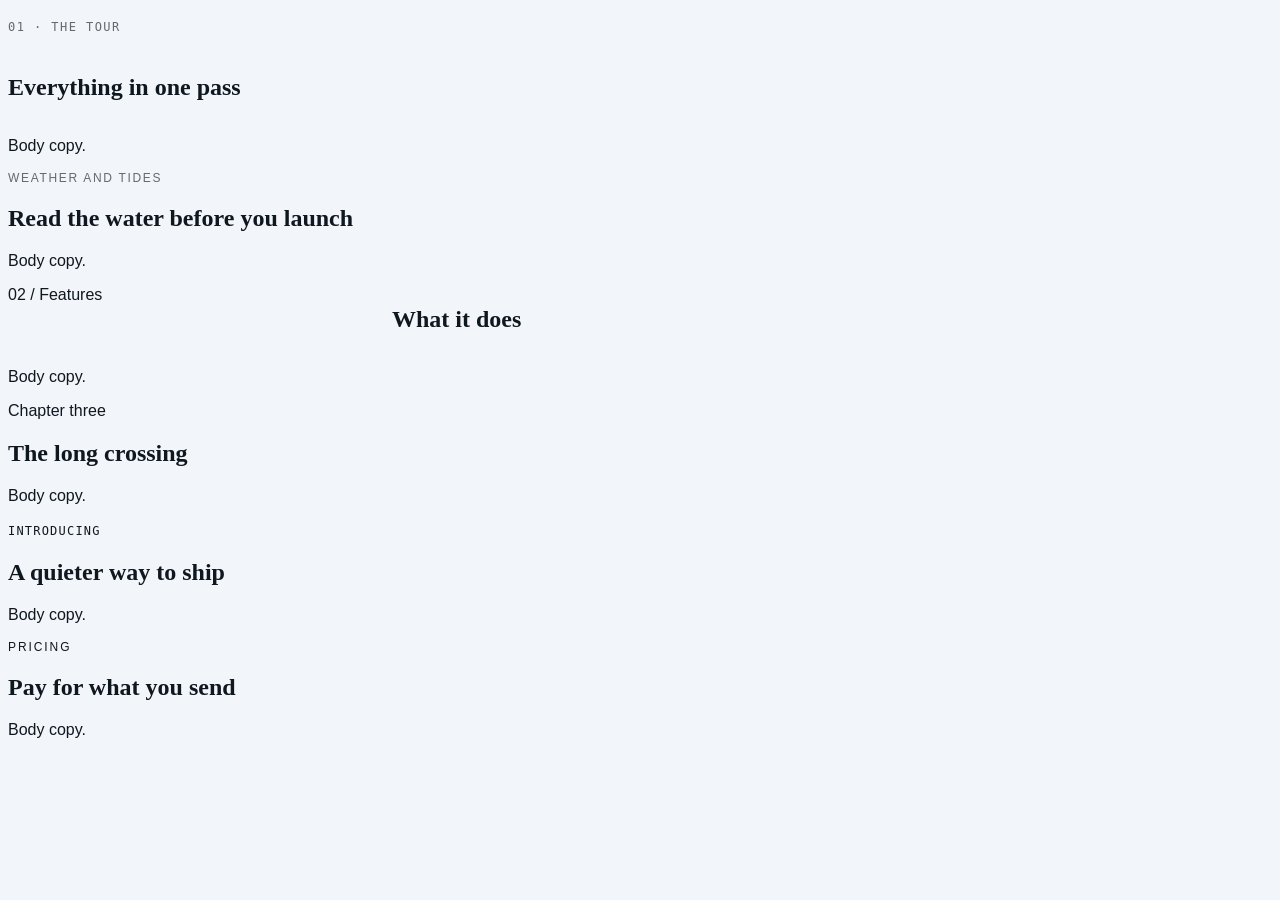
<file: .agent/skills/hallmark/scripts/fixtures/eyebrow-fail/index.html>
<!doctype html>
<!--
  Gate 54 fixture: MUST FAIL, six times.

  Every case here was invisible to the pre-1.3 detector, which keyed on
  `grid-template-columns` in the CSS and so only ever saw one geometry.
  Assertion (run from this directory):

    node ../../sloplint.mjs . --json | node -e "let s='';process.stdin.on('data',d=>s+=d).on('end',()=>console.log(JSON.parse(s).findings.filter(f=>f.gate==='54'&&f.grade==='FAIL').length))"
    # expected: 6

  Scoped to gate 54 on purpose: this file is deliberately slop in other ways too.
-->
<html lang="en">
<head>
<meta charset="utf-8">
<meta name="viewport" content="width=device-width, initial-scale=1">
<title>Gate 54 eyebrow fixture (must fail)</title>
<style>
/* Hallmark · macrostructure: fixture · tone: n/a · anchor hue: 250 · hero: Settled/H1 */
/* Hallmark · pre-emit critique: P3 H3 E3 S3 R3 V3 · weakest: all - this is a fixture */
:root {
  --color-paper: oklch(97% 0.006 250); --color-ink: oklch(20% 0.02 250);
  --color-muted: oklch(52% 0.015 250);
  --font-display: "Fraunces", serif; --font-body: "Public Sans", sans-serif;
  --font-label: "Geist Mono", monospace;
  --text-xs: 0.75rem; --tracking-label: 0.12em;
}
html, body { overflow-x: clip; }
body { background: var(--color-paper); color: var(--color-ink); font-family: var(--font-body); }
h1, h2, h3 { font-family: var(--font-display); }

/* 1: flex column. No grid anywhere; the old check could not see this. */
.a__head { display: flex; flex-direction: column; gap: 0.5rem; }
.a__eyebrow { font-family: var(--font-label); text-transform: uppercase;
  letter-spacing: var(--tracking-label); font-size: var(--text-xs); color: var(--color-muted); }

/* 2: plain block stack, and a class name outside the label vocabulary.
       Caught by resolved CSS alone: uppercase + tracking + small size. */
.b__strand { text-transform: uppercase; letter-spacing: 0.14em; font-size: 0.75rem;
  color: var(--color-muted); }

/* 3: the classic side-by-side grid. Regression guard for the old behaviour. */
.c__head { display: grid; grid-template-columns: minmax(0, 0.4fr) minmax(0, 1fr); gap: 2rem; }

/* 4: multi-column head declared ONLY inside a max-width block. The old check
       skipped every max-width rule, so this shape was a free pass. */
@media (max-width: 48rem) {
  .d__head { display: grid; grid-template-columns: 1fr 2fr; }
}

/* 5: class-less heading. The old check required a semantic match on the head
       wrapper's own classes to even look. */
.e__mark { font-family: var(--font-label); text-transform: uppercase;
  letter-spacing: 0.1em; font-size: 0.75rem; }

/* 6: "overline" was not in the old vocabulary at all. */
.overline { font-size: 0.75rem; letter-spacing: 0.16em; text-transform: uppercase; }
</style>
</head>
<body>

<!-- 1 · flex column stack -->
<section>
  <div class="a__head">
    <p class="a__eyebrow">01 · The tour</p>
    <h2>Everything in one pass</h2>
  </div>
  <p>Body copy.</p>
</section>

<!-- 2 · plain block stack, non-vocabulary class, CSS signals only -->
<section>
  <div>
    <p class="b__strand">Weather and tides</p>
    <h2>Read the water before you launch</h2>
  </div>
  <p>Body copy.</p>
</section>

<!-- 3 · side-by-side grid (the only shape the old gate caught) -->
<section>
  <div class="c__head">
    <span class="eyebrow">02 / Features</span>
    <h2>What it does</h2>
  </div>
  <p>Body copy.</p>
</section>

<!-- 4 · two-column head hidden inside a max-width query -->
<section>
  <div class="d__head">
    <span class="kicker">Chapter three</span>
    <h2>The long crossing</h2>
  </div>
  <p>Body copy.</p>
</section>

<!-- 5 · class-less heading under a labelled span -->
<section>
  <div>
    <span class="e__mark">Introducing</span>
    <h2>A quieter way to ship</h2>
  </div>
  <p>Body copy.</p>
</section>

<!-- 6 · the word the old vocabulary never knew -->
<section>
  <div>
    <p class="overline">Pricing</p>
    <h2>Pay for what you send</h2>
  </div>
  <p>Body copy.</p>
</section>

</body>
</html>
</file>
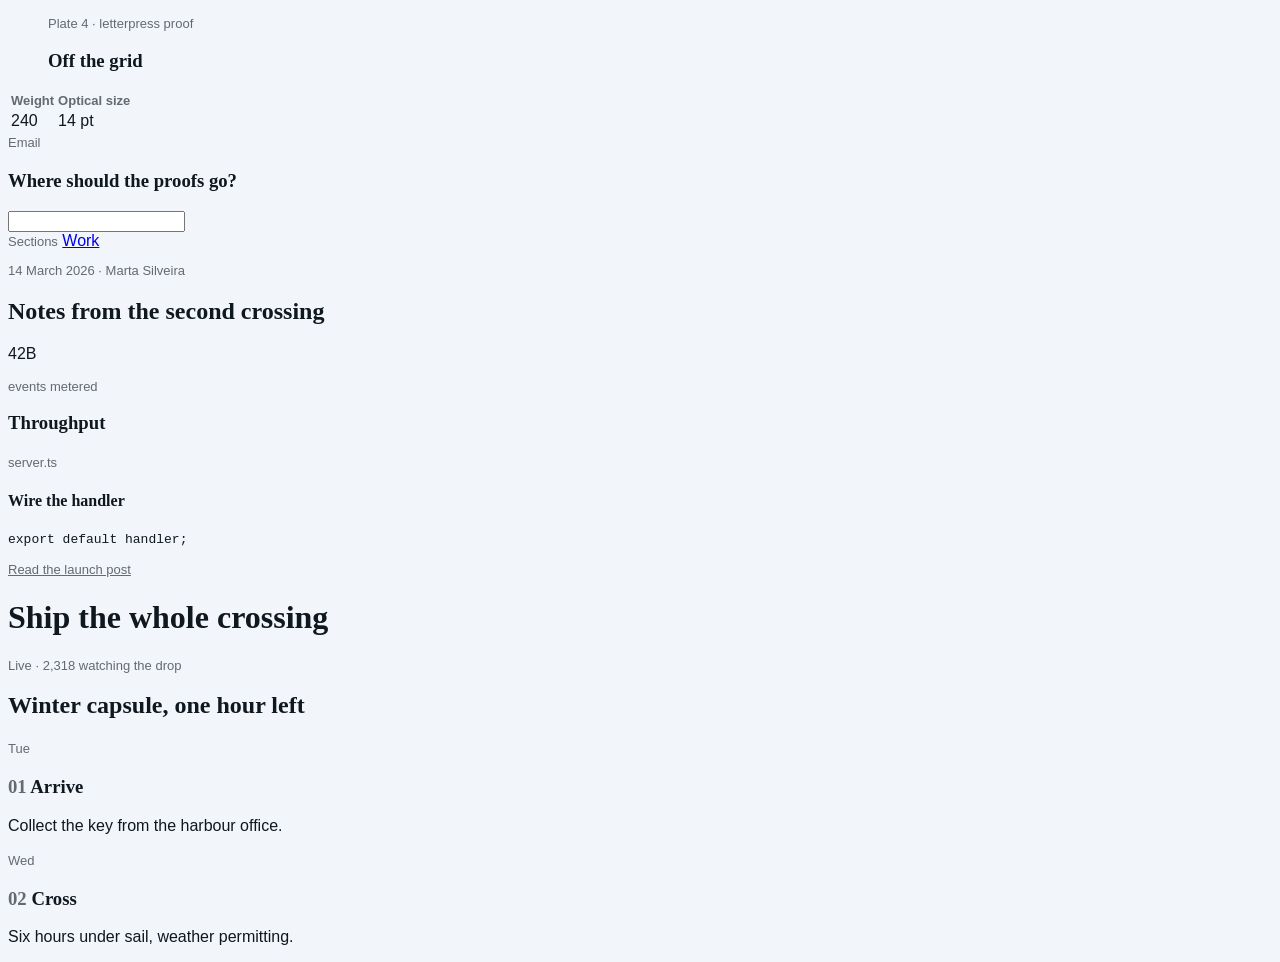
<file: .agent/skills/hallmark/scripts/fixtures/eyebrow-pass/index.html>
<!doctype html>
<!--
  Gate 54 fixture: MUST NOT FAIL.

  Ten shapes that look like an eyebrow to a naive detector and are not one.
  Each carries a fact, a destination, or an identifier the reader would
  otherwise lack: the exceptions gate 54 lists in references/gates.md.

  Assertion (run from this directory):

    node ../../sloplint.mjs . --json | node -e "let s='';process.stdin.on('data',d=>s+=d).on('end',()=>console.log(JSON.parse(s).findings.filter(f=>f.gate==='54').length))"
    # expected: 0

  Scoped to gate 54: this file makes no claim to be clean on the other gates.
-->
<html lang="en">
<head>
<meta charset="utf-8">
<meta name="viewport" content="width=device-width, initial-scale=1">
<title>Gate 54 carve-out fixture (must pass)</title>
<meta name="description" content="Fragments that sit near a heading without announcing it; gate 54 must stay quiet on every one.">
<style>
/* Hallmark · shape: fixture · genre: editorial · theme: fixture (by request)
 * hero: Settled · nav: none · footer: none · enrichment: none · signature: none, this is a gate 54 fixture
 * axes: light/roman-serif/cool · posture: restrained · contrast: pass · fold: n/a · v2.0.0 */
/* Hallmark · pre-emit critique: P3 H3 E3 S3 R3 V3 · weakest: all, this is a fixture */
/* Hallmark · answered F21 · unrelated fragments in one file, not a single document outline */
:root {
  --color-paper: oklch(97% 0.006 250); --color-ink: oklch(20% 0.02 250);
  --color-muted: oklch(52% 0.015 250); --color-accent: oklch(52% 0.14 250); --color-accent-ink: oklch(98% 0.005 250);
  --font-display: "Fraunces", serif; --font-body: "Public Sans", sans-serif;
  --font-label: var(--font-body);
  --text-xs: 0.8125rem;
}
html, body { overflow-x: clip; }
html { scrollbar-color: var(--color-muted) var(--color-paper); }
body { background: var(--color-paper); color: var(--color-ink); font-family: var(--font-body); caret-color: var(--color-accent); }
::selection { background: color-mix(in oklab, var(--color-accent) 22%, transparent); color: var(--color-ink); }
:focus-visible { outline: 2px solid var(--color-accent); outline-offset: 2px; }
a:active, button:active { transform: translateY(1px); }
button:disabled { opacity: 0.55; cursor: not-allowed; }
h1, h2, h3, h4 { font-family: var(--font-display); text-wrap: balance; }
.label { font-family: var(--font-label); font-size: var(--text-xs); color: var(--color-muted); }
.steps { list-style: none; counter-reset: step; padding: 0; }
.steps li { counter-increment: step; }
.steps li h3::before { content: counter(step, decimal-leading-zero) "  "; color: var(--color-muted); }
</style>
</head>
<body>

<!-- 1 · figcaption. Identifier, and it names something that is present. -->
<figure>
  <figcaption class="label">Plate 4 · letterpress proof</figcaption>
  <h3>Off the grid</h3>
</figure>

<!-- 2 · table column header. Identifier. -->
<table>
  <thead><tr><th class="label">Weight</th><th class="label">Optical size</th></tr></thead>
  <tbody><tr><td>240</td><td>14 pt</td></tr></tbody>
</table>

<!-- 3 · form field label. Identifier, bound to its control. -->
<form>
  <div>
    <label class="label" for="email">Email</label>
    <h3>Where should the proofs go?</h3>
    <input id="email" type="email">
  </div>
</form>

<!-- 4 · nav label. Destination. -->
<nav>
  <div>
    <span class="label">Sections</span>
    <h2 hidden>Navigation</h2>
    <a href="/work">Work</a>
  </div>
</nav>

<!-- 5 · dateline. Fact: the date appears nowhere else. -->
<article>
  <p class="label"><time datetime="2026-03-14">14 March 2026</time> · Marta Silveira</p>
  <h2>Notes from the second crossing</h2>
</article>

<!-- 6 · unit label AFTER the figure it labels. Order is the discriminator. -->
<section>
  <div>
    <p class="stat__num">42B</p>
    <p class="label">events metered</p>
  </div>
  <h3>Throughput</h3>
</section>

<!-- 7 · code filename tab. Identifier: a real path. -->
<section>
  <div>
    <span class="label">server.ts</span>
    <h4>Wire the handler</h4>
  </div>
  <pre><code>export default handler;</code></pre>
</section>

<!-- 8 · linked announcement chip. Destination, and it goes somewhere real. -->
<header>
  <div>
    <a class="label" href="/changelog/v2">Read the launch post</a>
    <h1>Ship the whole crossing</h1>
  </div>
</header>

<!-- 9 · live telemetry above a headline. Fact, and the digits prove it. -->
<section>
  <div>
    <p class="label">Live · 2,318 watching the drop</p>
    <h1>Winter capsule, one hour left</h1>
  </div>
</section>

<!-- 10 · a real <ol>. The numbers come from counter(), not from typed labels;
         a genuine per-step identifier rides along without becoming a kicker. -->
<ol class="steps">
  <li>
    <span class="label">Tue</span>
    <h3>Arrive</h3>
    <p>Collect the key from the harbour office.</p>
  </li>
  <li>
    <span class="label">Wed</span>
    <h3>Cross</h3>
    <p>Six hours under sail, weather permitting.</p>
  </li>
</ol>

</body>
</html>
</file>
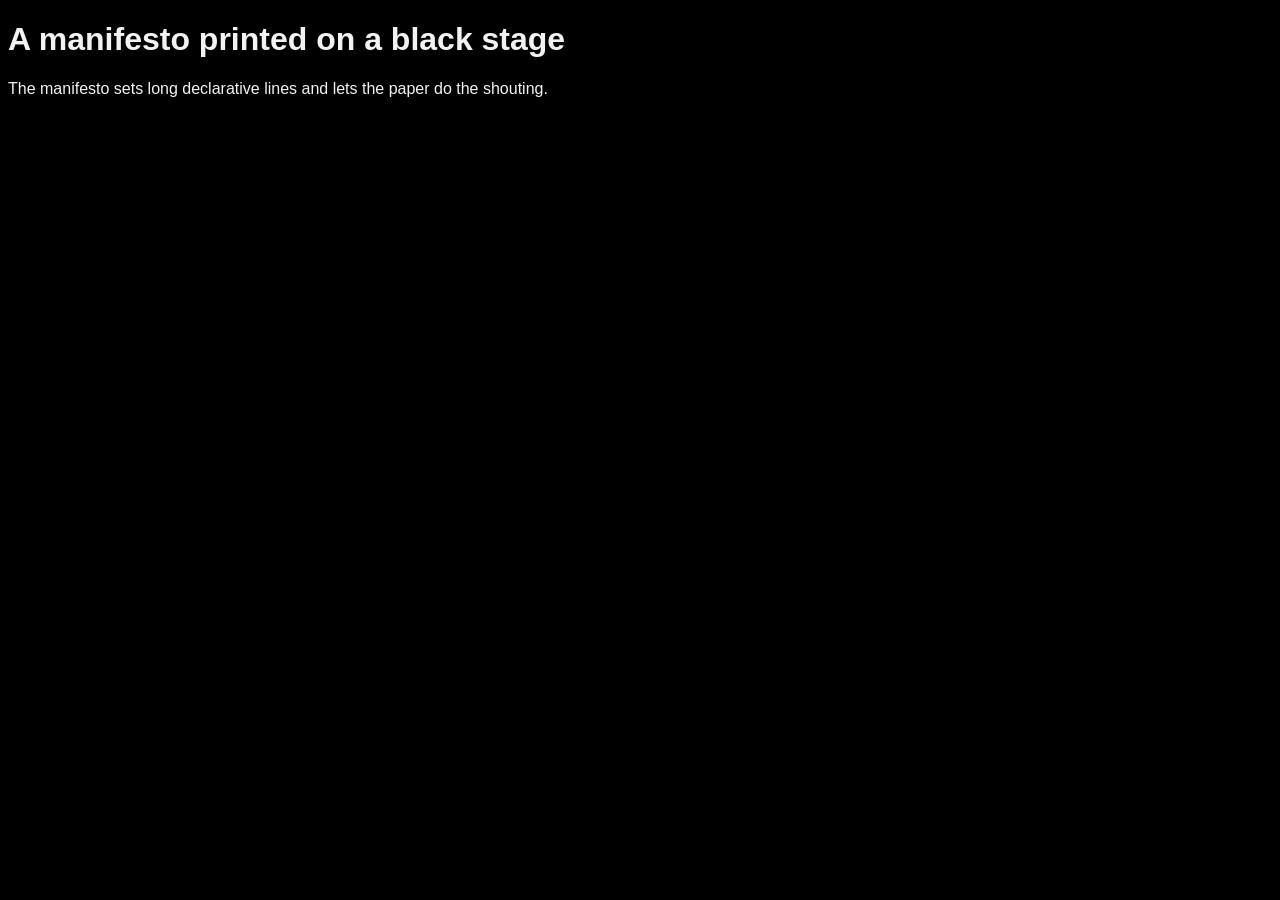
<file: .agent/skills/hallmark/scripts/fixtures/waiver/index.html>
<!doctype html>
<!--
  Waiver fixture. Five waivers are claimed on a deliberately expressive page:
  four are honoured, one is refused because it names a Floor gate, and the build
  ships. There is no cap, so the page is not blocked for being expressive; what
  it gets instead is a NOTE saying four waivers is a house style, not exceptions.

  Assertion (run from this directory):

    node ../../sloplint.mjs . --json | node -e "let s='';process.stdin.on('data',d=>s+=d).on('end',()=>{const j=JSON.parse(s);console.log(JSON.stringify(j.summary))})"
    # expected: fails 0, reflex 0, waived 5, rejected 2, answered 1, notes 1
    # (waived counts findings, not gates: gate 1 fires on both the token and the
    #  h1 rule, and gate 7 on both the token and the body background)

  Case by case:
    waive 40  -> refused, Floor is never waivable, and gate 40 still binds
    waive 7b  -> honoured; the guard (surface: absolute in the stamp) holds
    waive 22  -> honoured
    waive 25  -> honoured (no finding to downgrade on this page)
    waive 1   -> honoured, and trips the >3 house-style NOTE
    answered F3  -> honoured; the Finish finding reports ANSWERED instead of WARN
    answered 40  -> refused; 40 is Floor, and Floor findings are fixed, not answered
-->
<html lang="en">
<head>
<meta charset="utf-8">
<meta name="viewport" content="width=device-width, initial-scale=1">
<title>Waiver fixture</title>
<style>
/* Hallmark · macrostructure: Manifesto · tone: austere · anchor hue: 250 · surface: absolute · nav: N9 · footer: Ft2 · hero: Poster/H1 */
/* Hallmark · pre-emit critique: P5 H4 E5 S4 R5 V4 · weakest: E - fixture, not a real build */
/* Hallmark · waive 40 · contrast measured on the stage · the manifesto is printed white on black */
/* Hallmark · waive 7b · surface: absolute declared, 40-41 pass · the manifesto stage is printed on black paper */
/* Hallmark · waive 22 · neutrals achromatic throughout · the manifesto rules are pure grey by intent */
/* Hallmark · waive 25 · measure runs to 96ch · the manifesto sets long declarative lines */
/* Hallmark · waive 1 · two families declared · the manifesto pairs a display serif with a grotesque */
/* Hallmark · answered F3 · the manifesto head is one word and cannot wrap, so balance has nothing to balance */
/* Hallmark · answered 40 · contrast is fine here honestly */
:root {
  --color-paper: #000;
  --color-ink: oklch(96% 0 250);
  --font-display: Inter, sans-serif;
  --font-body: "Public Sans", sans-serif;
}
html, body { overflow-x: clip; }
body { background: var(--color-paper); color: var(--color-ink); font-family: var(--font-body); }
h1 { font-family: var(--font-display); }
</style>
</head>
<body>
  <h1>A manifesto printed on a black stage</h1>
  <p>The manifesto sets long declarative lines and lets the paper do the shouting.</p>
</body>
</html>
</file>
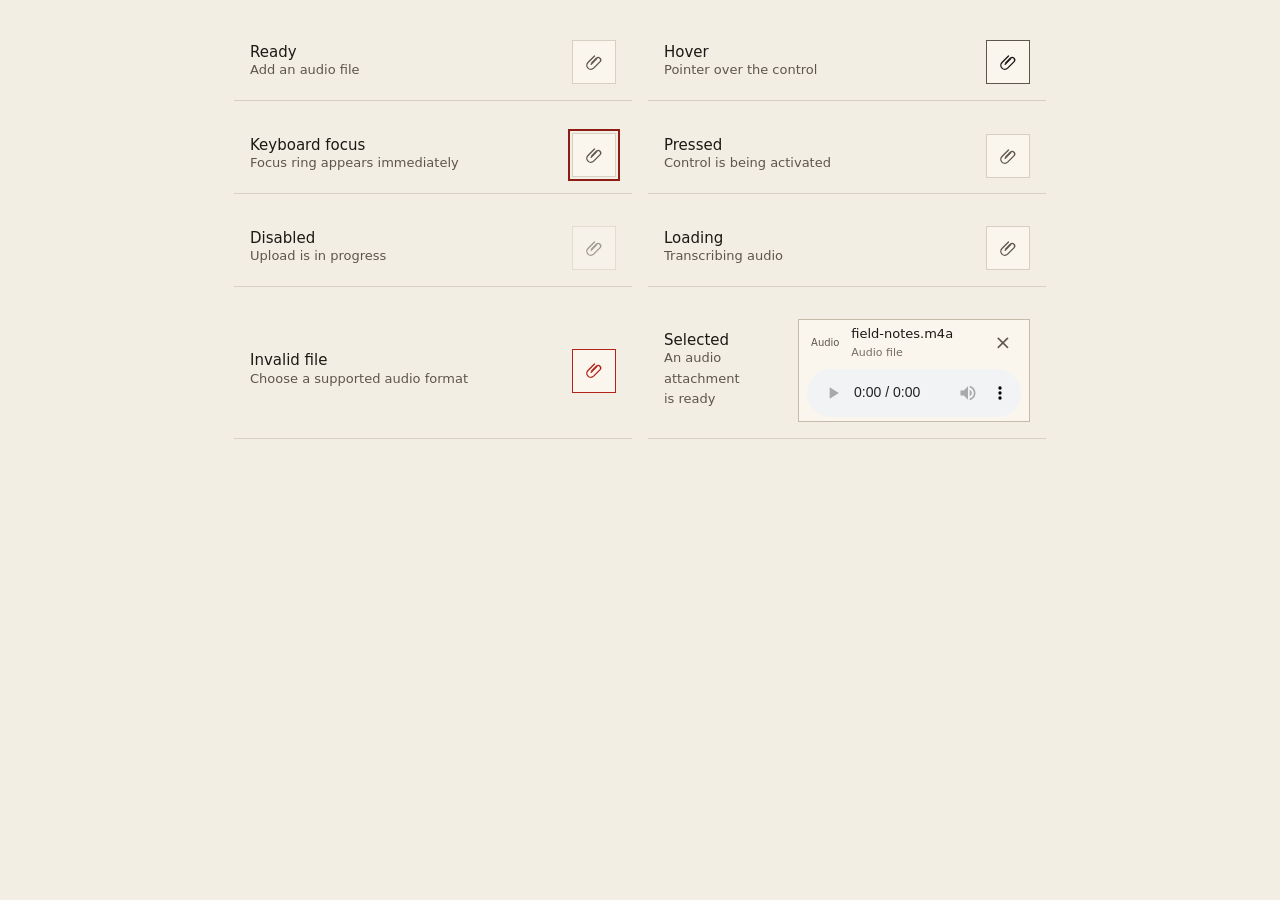
<file: .hallmark/audio-input.preview.html>
<!DOCTYPE html>
<html lang="en">
<head>
    <meta charset="UTF-8">
    <meta name="viewport" content="width=device-width, initial-scale=1.0">
    <title>OmniSearch audio attachment states</title>
    <meta name="description" content="Audio attachment controls for the OmniSearch research composer.">
    <link rel="stylesheet" href="../src/main/resources/static/css/omnisearch.css">
</head>
<body>
<main class="hallmark-component-preview">
    <section class="hallmark-component-state">
        <div><h2>Ready</h2><p>Add an audio file</p></div>
        <button class="attachment-picker-btn" type="button" aria-label="Add audio file"><svg viewBox="0 0 24 24" aria-hidden="true"><path d="m8.5 12.5 6.1-6.1a3.2 3.2 0 0 1 4.5 4.5l-8.2 8.2a5 5 0 0 1-7.1-7.1l8.2-8.2"/><path d="m7.8 14.2 7.1-7.1"/></svg></button>
    </section>
    <section class="hallmark-component-state">
        <div><h2>Hover</h2><p>Pointer over the control</p></div>
        <button class="attachment-picker-btn is-hover" type="button" aria-label="Add audio file"><svg viewBox="0 0 24 24" aria-hidden="true"><path d="m8.5 12.5 6.1-6.1a3.2 3.2 0 0 1 4.5 4.5l-8.2 8.2a5 5 0 0 1-7.1-7.1l8.2-8.2"/><path d="m7.8 14.2 7.1-7.1"/></svg></button>
    </section>
    <section class="hallmark-component-state">
        <div><h2>Keyboard focus</h2><p>Focus ring appears immediately</p></div>
        <button class="attachment-picker-btn is-focus" type="button" aria-label="Add audio file"><svg viewBox="0 0 24 24" aria-hidden="true"><path d="m8.5 12.5 6.1-6.1a3.2 3.2 0 0 1 4.5 4.5l-8.2 8.2a5 5 0 0 1-7.1-7.1l8.2-8.2"/><path d="m7.8 14.2 7.1-7.1"/></svg></button>
    </section>
    <section class="hallmark-component-state">
        <div><h2>Pressed</h2><p>Control is being activated</p></div>
        <button class="attachment-picker-btn is-active" type="button" aria-label="Add audio file"><svg viewBox="0 0 24 24" aria-hidden="true"><path d="m8.5 12.5 6.1-6.1a3.2 3.2 0 0 1 4.5 4.5l-8.2 8.2a5 5 0 0 1-7.1-7.1l8.2-8.2"/><path d="m7.8 14.2 7.1-7.1"/></svg></button>
    </section>
    <section class="hallmark-component-state">
        <div><h2>Disabled</h2><p>Upload is in progress</p></div>
        <button class="attachment-picker-btn is-disabled" type="button" aria-label="Add audio file" disabled><svg viewBox="0 0 24 24" aria-hidden="true"><path d="m8.5 12.5 6.1-6.1a3.2 3.2 0 0 1 4.5 4.5l-8.2 8.2a5 5 0 0 1-7.1-7.1l8.2-8.2"/><path d="m7.8 14.2 7.1-7.1"/></svg></button>
    </section>
    <section class="hallmark-component-state">
        <div><h2>Loading</h2><p>Transcribing audio</p></div>
        <button class="attachment-picker-btn is-loading" type="button" aria-label="Transcribing audio" aria-busy="true"><svg viewBox="0 0 24 24" aria-hidden="true"><path d="m8.5 12.5 6.1-6.1a3.2 3.2 0 0 1 4.5 4.5l-8.2 8.2a5 5 0 0 1-7.1-7.1l8.2-8.2"/><path d="m7.8 14.2 7.1-7.1"/></svg></button>
    </section>
    <section class="hallmark-component-state">
        <div><h2>Invalid file</h2><p>Choose a supported audio format</p></div>
        <button class="attachment-picker-btn is-error" type="button" aria-label="Audio attachment error" aria-invalid="true"><svg viewBox="0 0 24 24" aria-hidden="true"><path d="m8.5 12.5 6.1-6.1a3.2 3.2 0 0 1 4.5 4.5l-8.2 8.2a5 5 0 0 1-7.1-7.1l8.2-8.2"/><path d="m7.8 14.2 7.1-7.1"/></svg></button>
    </section>
    <section class="hallmark-component-state">
        <div><h2>Selected</h2><p>An audio attachment is ready</p></div>
        <div class="attachment-chip attachment-chip-audio">
            <span class="attachment-chip-kind" aria-hidden="true">Audio</span>
            <span class="attachment-chip-details"><span class="attachment-chip-name">field-notes.m4a</span><span class="attachment-chip-size">Audio file</span></span>
            <button class="attachment-remove" type="button" aria-label="Remove field notes audio">×</button>
            <audio class="attachment-audio-preview" controls preload="none" aria-label="Preview selected audio"></audio>
        </div>
    </section>
</main>
</body>
</html>
</file>
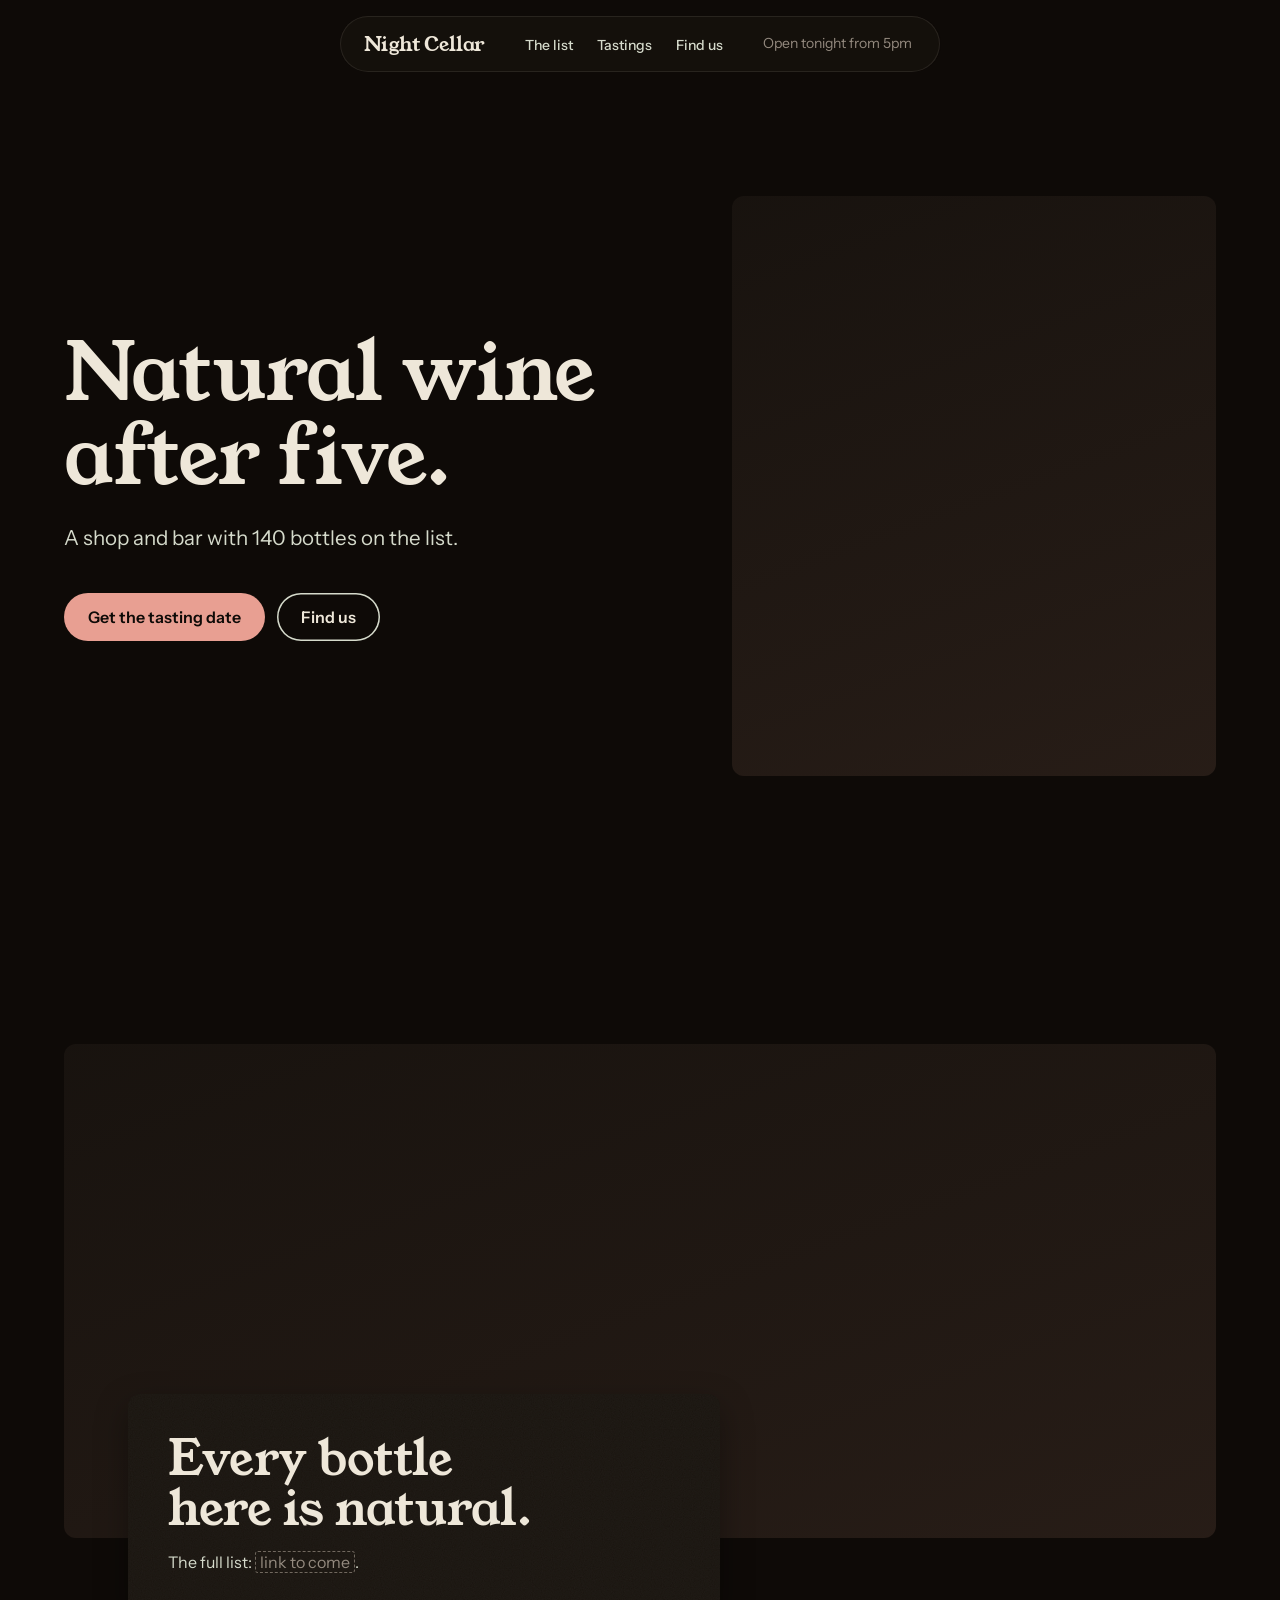
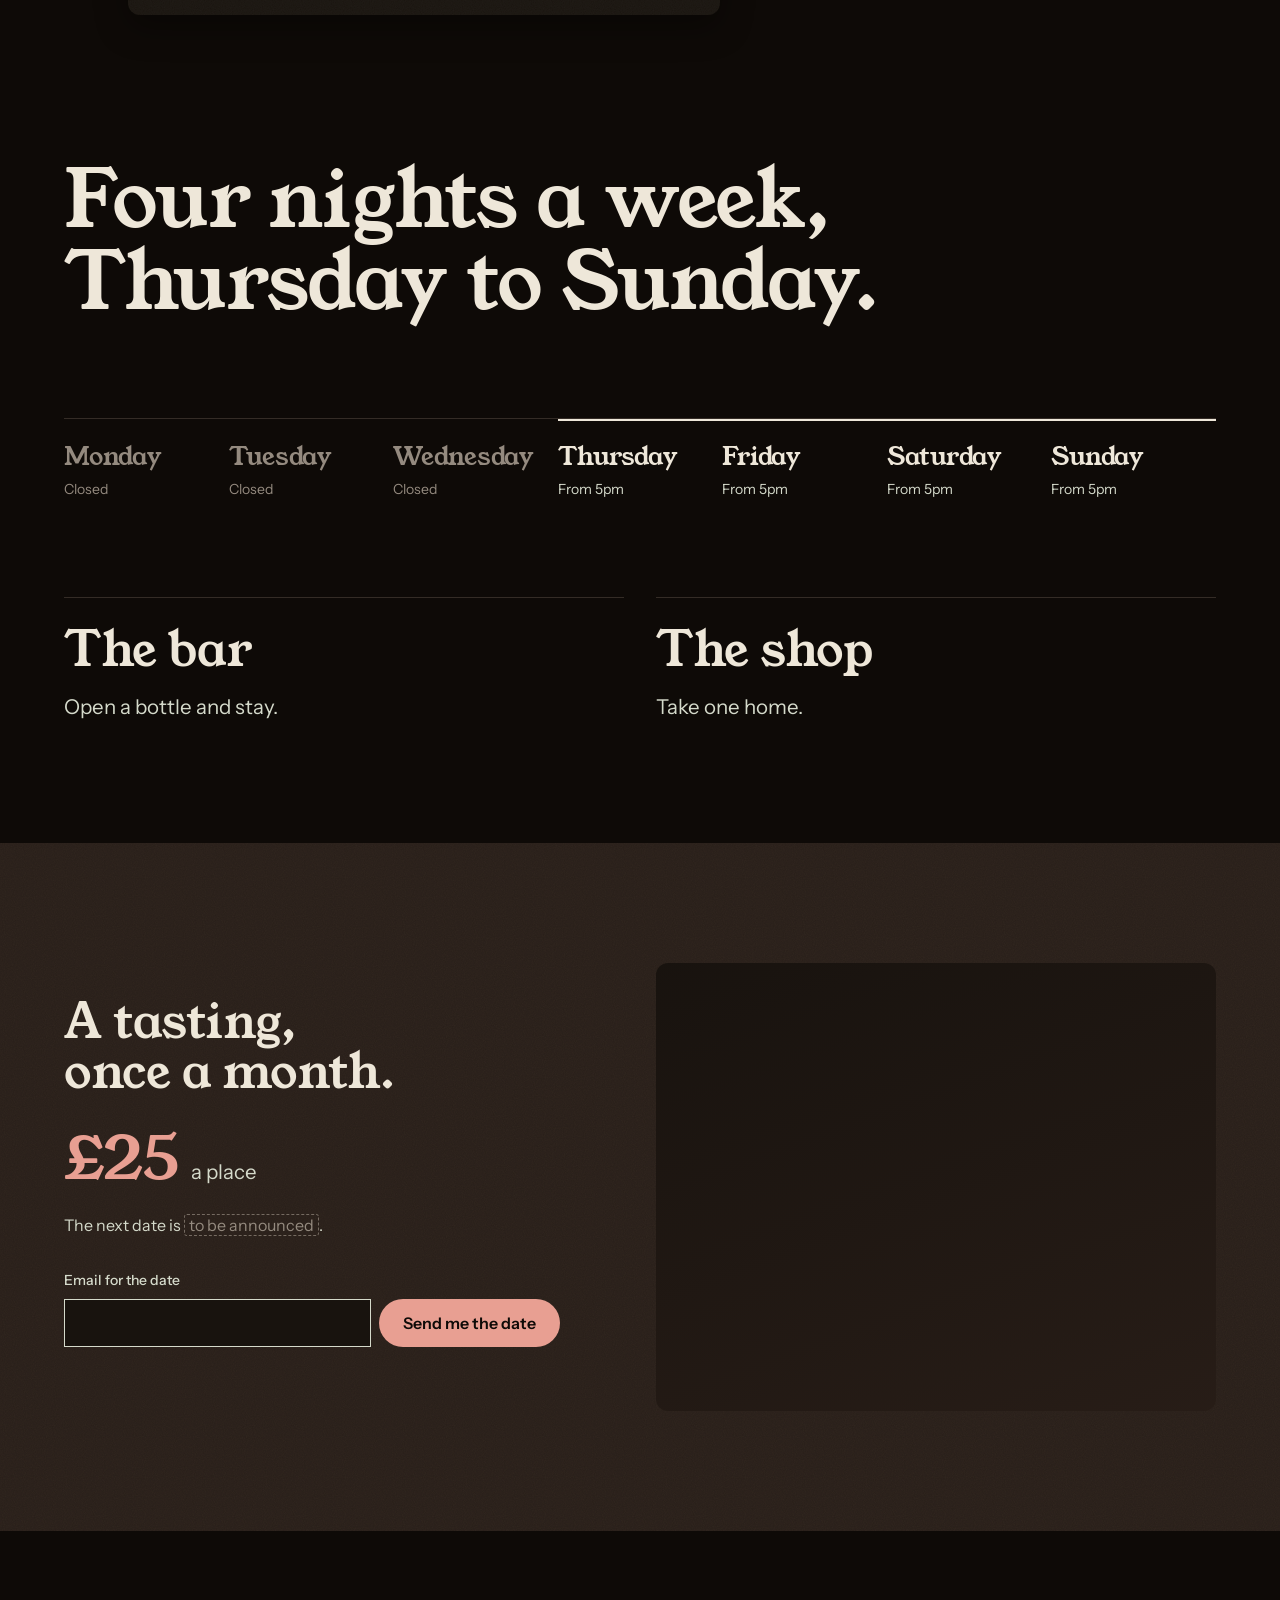
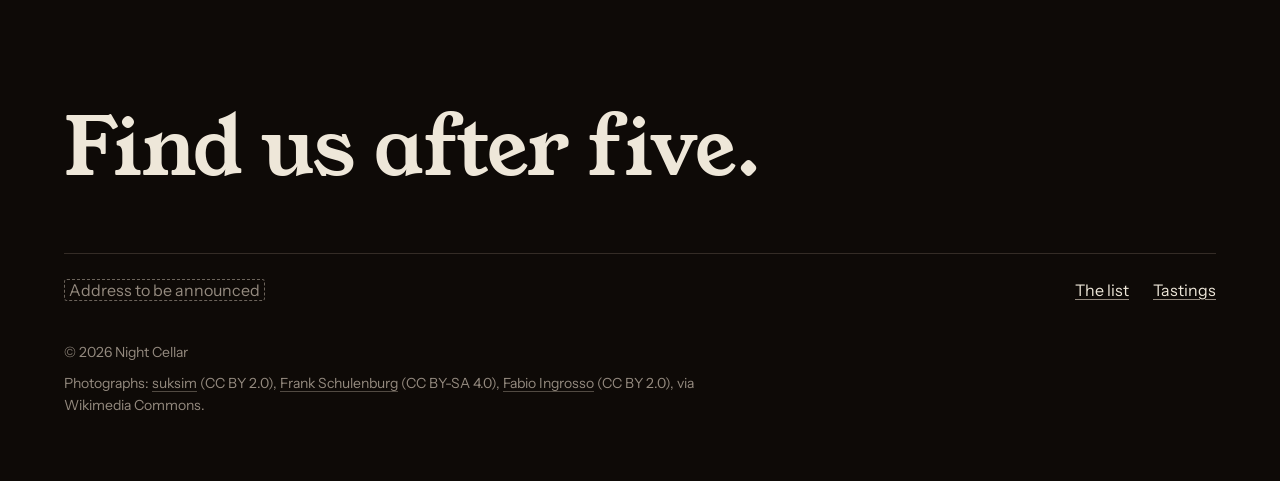
<file: .agent/skills/hallmark/scripts/fixtures/exemplars/atmospheric.html>
<!doctype html>
<html lang="en">
<head>
<meta charset="utf-8">
<meta name="viewport" content="width=device-width, initial-scale=1">
<title>Night Cellar: natural wine after five, Thursday to Sunday</title>
<meta name="description" content="Night Cellar is a natural wine shop and bar with 140 bottles on the list, open Thursday to Sunday from 5pm, with a tasting once a month.">
<link rel="preconnect" href="https://fonts.googleapis.com">
<link rel="preconnect" href="https://fonts.gstatic.com" crossorigin>
<link href="https://fonts.googleapis.com/css2?family=Young+Serif&family=Instrument+Sans:wght@400;500;600&display=swap" rel="stylesheet">
<style>
/* Hallmark · job: visit · shape: Photographic · genre: atmospheric · theme: Spore (by request)
 * hero: Settled · nav: floating pill · footer: statement · imagery: photographs, library 3, warm con=6 exp=-4 · signature: a pour into the decanter after five beside the head, with tonight's door in the nav · spore: cellar
 * axes: dark/roman-serif/warm · posture: committed · contrast: pass · fold: pass · v2.0.0 */
/* Hallmark · pre-emit critique: P4 H4 E4 S4 R5 V4 · weakest: S, the photographs are a stand-in bar; every head carries a fact from the brief, the pour is pink like the one signal, and the nav reads tonight's door from the brief's hours */
/* Hallmark · hero-review: in-thread · ship · 0 findings · finish-review: subagent · fix · 5 findings · 5 resolved · gap: the maker's-log voice can name no bottle until the user gives the list */
:root {
  color-scheme: dark;
  --space-3xs: 2px; --space-2xs: 4px; --space-xs: 8px; --space-sm: 12px; --space-md: 16px; --space-lg: 24px; --space-xl: 40px; --space-2xl: 64px; --space-3xl: 96px; --space-4xl: 144px;
  --text-xs: 0.8125rem; --text-sm: 0.875rem; --text-md: 1rem; --text-lg: 1.25rem; --text-xl: 1.5625rem; --text-2xl: 1.953rem; --text-3xl: 2.441rem;
  --text-display-s: clamp(2.25rem, 4vw + 0.5rem, 3.75rem); --text-display: clamp(2.75rem, 5vw + 1rem, 5.25rem);
  --text-section: clamp(2rem, 2.5vw + 1rem, 3.5rem); --text-title: clamp(1.25rem, 0.75vw + 0.875rem, 1.625rem); --text-lead: clamp(1.125rem, 0.35vw + 1rem, 1.375rem);
  --ease-out: cubic-bezier(0.16, 1, 0.3, 1); --ease-in: cubic-bezier(0.7, 0, 0.84, 0); --ease-in-out: cubic-bezier(0.65, 0, 0.35, 1);
  --dur-micro: 120ms; --dur-short: 220ms; --dur-long: 420ms;
  --color-error: oklch(72% 0.15 27); --color-success: oklch(76% 0.13 150);
  --container: 1440px; --gutter: 64px; --gap-columns: 32px; --section-gap-s: 120px; --section-gap: 144px; --section-gap-l: 176px;
  --z-base: 1; --z-raised: 10; --z-dropdown: 100; --z-sticky: 200; --z-sticky-nav: 300; --z-modal: 400; --z-toast: 500; --z-tooltip: 600;
  --color-paper: oklch(15% 0.01 60); --color-paper-2: oklch(19% 0.012 60); --color-paper-3: oklch(24% 0.02 50);
  --color-ink: oklch(93% 0.02 85); --color-ink-2: oklch(88% 0.02 120); --color-muted: oklch(64% 0.02 70);
  --color-rule: oklch(30% 0.015 60);
  --color-accent: oklch(77% 0.09 30); --color-accent-2: oklch(86% 0.06 30); --color-accent-ink: oklch(15% 0.01 60); --color-focus: oklch(86% 0.06 30);
  --font-display: "Young Serif", Georgia, serif; --font-body: "Instrument Sans", ui-sans-serif, system-ui, sans-serif;
  --font-outlier: "DM Mono", ui-monospace, monospace;
  --radius-card: 12px; --radius-pill: 999px; --rule-hair: 1px;
  --shadow-card: 0 12px 32px oklch(8% 0.01 60 / 0.35);
  --tracking-display: -0.01em;
  --grain: 0.15; --display-weight: 400;
}
*, *::before, *::after { box-sizing: border-box; }
html, body { overflow-x: clip; }
html { scrollbar-color: var(--color-muted) var(--color-paper); scroll-padding-top: var(--space-3xl); }
body { margin: 0; background: var(--color-paper); color: var(--color-ink); font-family: var(--font-body); font-size: var(--text-md); line-height: 1.55; -webkit-font-smoothing: antialiased; caret-color: var(--color-accent); }
::selection { background: color-mix(in oklab, var(--color-accent) 22%, transparent); color: var(--color-ink); }
:focus-visible { outline: 2px solid var(--color-focus); outline-offset: 2px; }
a { color: inherit; text-decoration-thickness: 1px; text-underline-offset: 0.16em; }
h1, h2, h3 { margin: 0; font-family: var(--font-display); font-weight: var(--display-weight, 700); font-synthesis: none; letter-spacing: var(--tracking-display); line-height: 1.05; overflow-wrap: break-word; min-width: 0; text-wrap: balance; }
h1 { max-width: 20ch; font-size: var(--text-display); } h2 { max-width: 30ch; font-size: var(--text-section); } h3 { max-width: 40ch; font-size: var(--text-title); line-height: 1.2; }
.lead { font-size: var(--text-lead); line-height: 1.45; max-width: 52ch; }
p { margin: 0; text-wrap: pretty; }
p:not([class]) { max-width: 65ch; }
img, video { max-width: 100%; height: auto; display: block; }
svg { display: block; }
[hidden] { display: none !important; }
button, input, select, textarea { font: inherit; }
.container { width: 100%; max-width: var(--container); margin-inline: auto; padding-inline: var(--gutter); box-sizing: border-box; }
.num, .figure, td.num { font-variant-numeric: tabular-nums; }
.visually-hidden { position: absolute; width: 1px; height: 1px; overflow: hidden; clip-path: inset(50%); white-space: nowrap; }
[data-slot] { position: relative; overflow: hidden; background: linear-gradient(160deg, var(--color-paper-2, var(--color-paper)), var(--color-paper-3, var(--color-paper))); }
[data-slot] > img { position: absolute; inset: 0; width: 100%; height: 100%; object-fit: cover; z-index: 1; }
[data-slot]:has(> img) > :not(img):not([data-keep]) { display: none !important; }
@media (max-width: 60rem) { :root { --gutter: 24px; --section-gap-s: 80px; --section-gap: 96px; --section-gap-l: 120px; } }
@media (max-width: 40rem) { :root { --gutter: 16px; --section-gap-s: 56px; --section-gap: 72px; --section-gap-l: 96px; --gap-columns: 16px; } }
@media (prefers-reduced-motion: reduce) { *:not(.keep-motion), *:not(.keep-motion)::before, *:not(.keep-motion)::after { animation-duration: 0.01ms !important; animation-iteration-count: 1 !important; transition-duration: 0.01ms !important; scroll-behavior: auto !important; } }
/* photographs: warm con=6 exp=-4 */
[data-slot] > img { filter: sepia(0.28) saturate(0.94) contrast(1.06) brightness(0.96); }
/* Page */
*, *::before, *::after { box-sizing: border-box; }
.skip { position: absolute; left: var(--space-md); top: calc(-1 * var(--space-3xl)); z-index: var(--z-toast); padding: var(--space-xs) var(--space-md); border-radius: var(--radius-pill); background: var(--color-ink); color: var(--color-paper); }
.skip:focus-visible { top: var(--space-md); }

/* Controls: the theme's pair */
.btn { display: inline-flex; align-items: center; justify-content: center; min-height: 48px; padding: 0 var(--space-lg); border: 0; border-radius: var(--radius-pill); font: 600 var(--text-md)/1 var(--font-body); white-space: nowrap; text-decoration: none; cursor: pointer; transition: background-color var(--dur-micro) var(--ease-out), box-shadow var(--dur-micro) var(--ease-out), transform var(--dur-micro) var(--ease-out); }
.btn--primary { background: var(--color-accent); color: var(--color-accent-ink); }
.btn--primary:hover { background: var(--color-accent-2); }
.btn--secondary { background: transparent; color: var(--color-ink); box-shadow: inset 0 0 0 1.5px var(--color-ink-2); }
.btn--secondary:hover { background: var(--color-paper-3); }
.btn:active { transform: translateY(1px); }
.btn:focus-visible { outline: 2px solid var(--color-focus); outline-offset: 3px; }
.btn:disabled, .btn[aria-disabled="true"] { opacity: 0.55; cursor: not-allowed; transform: none; }
.btn[aria-busy="true"] { cursor: progress; }
.actions { display: flex; flex-wrap: wrap; gap: var(--space-sm); }

/* Nav: a floating pill on a blur, the genre's one glass */
.nav { position: fixed; top: var(--space-md); left: 0; right: 0; z-index: var(--z-sticky-nav); display: flex; justify-content: center; padding-inline: var(--gutter); pointer-events: none; }
.nav__pill { pointer-events: auto; display: flex; align-items: center; gap: var(--space-xl); min-height: 56px; padding: var(--space-2xs) var(--space-2xs) var(--space-2xs) var(--space-lg); border-radius: var(--radius-pill); background: color-mix(in oklab, var(--color-paper-2) 74%, transparent); -webkit-backdrop-filter: blur(14px); backdrop-filter: blur(14px); box-shadow: inset 0 0 0 1px color-mix(in oklab, var(--color-ink) 9%, transparent); }
.wordmark { font: 400 var(--text-lg)/1 var(--font-display); letter-spacing: var(--tracking-display); color: var(--color-ink); text-decoration: none; white-space: nowrap; }
.nav__links { display: flex; gap: var(--space-lg); margin: 0; padding: 0; list-style: none; }
.nav__links a { font-size: var(--text-sm); font-weight: 500; color: var(--color-ink-2); text-decoration: none; text-underline-offset: 0.3em; white-space: nowrap; }
.nav__links a:hover { color: var(--color-ink); text-decoration: underline; text-decoration-color: var(--color-accent); }
.nav__links a:active { color: var(--color-accent-2); }
.wordmark:focus-visible, .nav__links a:focus-visible { outline: 2px solid var(--color-focus); outline-offset: 4px; border-radius: var(--radius-pill); }
.nav__door { margin: 0; padding-right: var(--space-lg); font-size: var(--text-sm); color: var(--color-muted); white-space: nowrap; }

/* Photographs */
.photo { position: relative; margin: 0; border-radius: var(--radius-card); }
.photo > img { border-radius: inherit; outline: var(--rule-hair) solid color-mix(in oklab, var(--color-ink) 8%, transparent); outline-offset: -1px; }

/* Hero: Settled, the pour standing beside the head */
.hero { display: grid; align-items: center; min-height: 100dvh; padding-block: calc(56px + var(--space-xl)) var(--space-lg); box-sizing: border-box; }
.hero__grid { display: grid; grid-template-columns: minmax(0, 1fr) minmax(0, min(35rem, 42%)); column-gap: var(--space-3xl); align-items: center; }
.hero__text { display: grid; gap: var(--space-lg); }
.hero__text h1 { max-width: 13ch; }
.hero__text .lead { color: var(--color-ink-2); max-width: 34ch; }
.hero__text .actions { margin-top: var(--space-md); }
.hero__photo { aspect-ratio: 5 / 6; max-height: calc(100dvh - 56px - var(--space-3xl) - var(--space-xl)); }

@media (max-width: 60rem) {
  .nav { padding-inline: var(--space-md); }
  .nav__pill { gap: var(--space-md); padding-left: var(--space-md); }
  .nav__links { display: none; }
  .hero { min-height: 0; padding-block: calc(56px + var(--space-3xl)) var(--space-2xl); }
  .hero__grid { grid-template-columns: minmax(0, 1fr); row-gap: var(--space-xl); }
  .hero__photo { max-height: none; }
}

/* Grain: the theme's speck, on a band or a panel, never on a photograph */
.grained { position: relative; isolation: isolate; }
.grained::after { content: ""; position: absolute; inset: 0; z-index: var(--z-base); border-radius: inherit; pointer-events: none; opacity: var(--grain); mix-blend-mode: screen;
  background-image: url("data:image/svg+xml,%3Csvg xmlns='http://www.w3.org/2000/svg' width='200' height='200'%3E%3Cfilter id='n'%3E%3CfeTurbulence type='fractalNoise' baseFrequency='0.9' numOctaves='2'/%3E%3CfeColorMatrix values='0 0 0 0 0.6 0 0 0 0 0.55 0 0 0 0 0.45 0 0 0 0.35 0'/%3E%3C/filter%3E%3Crect width='200' height='200' filter='url(%23n)'/%3E%3C/svg%3E"); }
.grained > * { position: relative; z-index: var(--z-raised); }

/* The list: the racks edge to edge, the head on a grained plate across its foot */
.list { padding-top: var(--section-gap); }
.list__photo { aspect-ratio: 21 / 9; }
.plate { display: grid; gap: var(--space-md); width: min(100%, 37rem); margin: calc(-1 * var(--space-4xl)) 0 0 var(--space-2xl); padding: var(--space-xl); border-radius: var(--radius-card); background: var(--color-paper-2); box-shadow: var(--shadow-card); z-index: var(--z-raised); }
.plate__more { color: var(--color-ink-2); }

/* Four nights: the week set in type, the open nights lit, the dark ones left dim */
.nights { margin-top: var(--section-gap); }
.statement { max-width: 18ch; font-size: var(--text-display); line-height: 1.02; }
.week { display: grid; grid-template-columns: repeat(7, minmax(0, 1fr)); margin: var(--space-3xl) 0 0; padding: 0; list-style: none; border-top: var(--rule-hair) solid var(--color-rule); }
.week__day { display: grid; gap: var(--space-xs); padding: var(--space-lg) var(--space-md) 0 0; }
.week__name { font: 400 var(--text-xl)/1.1 var(--font-display); letter-spacing: var(--tracking-display); }
.week__hours { font-size: var(--text-sm); color: var(--color-ink-2); }
.week__day.is-open { box-shadow: inset 0 2px 0 var(--color-ink); }
.week__day.is-shut .week__name, .week__day.is-shut .week__hours { color: var(--color-muted); }
.ways { display: grid; grid-template-columns: repeat(2, minmax(0, 1fr)); column-gap: var(--gap-columns); margin-top: var(--space-3xl); }
.way { display: grid; gap: var(--space-sm); padding-top: var(--space-lg); border-top: var(--rule-hair) solid var(--color-rule); }
.way h3 { font-size: var(--text-section); max-width: none; }
.way p { font-size: var(--text-lead); color: var(--color-ink-2); }

/* Tastings: the one band, grained, the price in pink */
.tastings { margin-top: var(--section-gap-s); padding-block: var(--section-gap-s); background: var(--color-paper-3); }
.tastings__grid { display: grid; grid-template-columns: repeat(2, minmax(0, 1fr)); column-gap: var(--gap-columns); align-items: center; }
.tastings__text { display: grid; gap: var(--space-lg); padding-right: var(--space-2xl); }
.tastings__text > p:not([class]) { color: var(--color-ink-2); }
.price { display: flex; align-items: baseline; gap: var(--space-sm); margin-top: var(--space-xs); color: var(--color-ink-2); font-size: var(--text-lead); }
.price__figure { font: 400 var(--text-display-s)/1 var(--font-display); letter-spacing: var(--tracking-display); color: var(--color-accent); font-variant-numeric: lining-nums tabular-nums; }
.tastings__photo { aspect-ratio: 5 / 4; min-height: 440px; }
.fill { padding: 0 0.25em; border: 1px dashed color-mix(in oklch, var(--color-muted) 70%, transparent); border-radius: 3px; color: var(--color-muted); -webkit-box-decoration-break: clone; box-decoration-break: clone; }

.signup { display: grid; gap: var(--space-xs); margin-top: var(--space-xs); }
.signup label { font-size: var(--text-sm); font-weight: 500; color: var(--color-ink-2); }
.signup__row { display: flex; gap: var(--space-xs); }
.signup input { flex: 1; min-width: 0; min-height: 48px; padding: 0 var(--space-md); border: 1.5px solid var(--color-ink-2); border-radius: 0; background: var(--color-paper-2); color: var(--color-ink); outline: 2px solid transparent; outline-offset: -4px; }
.signup input:hover { background: var(--color-paper); }
.signup input:focus-visible { outline-color: var(--color-focus); }
.signup input[aria-invalid] { border-color: var(--color-error); }
.signup input:disabled { opacity: 0.55; cursor: not-allowed; }
.signup__help { min-height: 1lh; font-size: var(--text-sm); color: var(--color-muted); }

/* Footer: a statement, then the facts and links */
.footer { padding-block: var(--section-gap-l) var(--space-2xl); }
.footer__line { max-width: 16ch; font-size: var(--text-display); line-height: 1.02; }
.footer__row { display: flex; flex-wrap: wrap; justify-content: space-between; align-items: baseline; gap: var(--space-lg); margin-top: var(--space-2xl); padding-top: var(--space-lg); border-top: var(--rule-hair) solid var(--color-rule); }
.footer__where { color: var(--color-ink-2); }
.footer__links { display: flex; flex-wrap: wrap; gap: var(--space-lg); margin: 0; padding: 0; list-style: none; }
.footer__links a { color: var(--color-ink); text-decoration-color: var(--color-muted); white-space: nowrap; }
.footer__links a:hover { text-decoration-color: var(--color-accent); }
.footer__links a:focus-visible { outline: 2px solid var(--color-focus); outline-offset: 3px; }
.legal { margin-top: var(--space-xl); font-size: var(--text-sm); color: var(--color-muted); }
.credits { max-width: 80ch; margin-top: var(--space-xs); font-size: var(--text-sm); line-height: 1.6; color: var(--color-muted); }
.credits span { white-space: nowrap; }
.credits a { color: inherit; text-decoration-color: color-mix(in oklab, var(--color-muted) 50%, transparent); text-underline-offset: 0.2em; }
.credits a:hover { text-decoration-color: var(--color-accent); }

@media (max-width: 60rem) {
  .plate { margin: calc(-1 * var(--space-2xl)) 0 0; padding: var(--space-lg); }
  .list__photo { aspect-ratio: 4 / 3; }
  .week { grid-template-columns: minmax(0, 1fr); margin-top: var(--space-2xl); border-top: 0; }
  .week__day { grid-template-columns: minmax(0, 1fr) auto; align-items: baseline; padding: var(--space-sm) 0; border-top: var(--rule-hair) solid var(--color-rule); }
  .week__day.is-open { box-shadow: none; }
  .week__name { font-size: var(--text-lg); }
  .ways { grid-template-columns: minmax(0, 1fr); row-gap: var(--space-xl); margin-top: var(--space-3xl); }
  .statement, .footer__line { font-size: var(--text-section); }
  .tastings__grid { grid-template-columns: minmax(0, 1fr); row-gap: var(--space-xl); }
  .tastings__text { padding-right: 0; }
  .tastings__photo { min-height: 0; }
}
@media (max-width: 40rem) {
  .signup__row { flex-direction: column; }
}
</style>
<script>document.documentElement.classList.add('js');</script>
</head>
<body>
<a class="skip" href="#main">Skip to content</a>

<header class="nav">
  <nav class="nav__pill" aria-label="Main">
    <a class="wordmark" href="#top" aria-label="Night Cellar, home">Night Cellar</a>
    <ul class="nav__links" role="list">
      <li><a href="#list">The list</a></li>
      <li><a href="#tastings">Tastings</a></li>
      <li><a href="#find">Find us</a></li>
    </ul>
    <p class="nav__door" role="status" id="door">Open Thursday to Sunday</p>
  </nav>
</header>

<main id="main">
  <section class="hero" id="top" aria-labelledby="hero-title">
    <div class="container hero__grid">
      <div class="hero__text">
        <h1 id="hero-title">Natural wine after five.</h1>
        <p class="lead">A shop and bar with 140 bottles on the list.</p>
        <div class="actions">
          <a class="btn btn--primary" href="#tastings">Get the tasting date</a>
          <a class="btn btn--secondary" href="#find">Find us</a>
        </div>
      </div>
      <figure class="photo hero__photo" data-slot="hero" data-alt="A glass being poured at the bar after five">
        <img src="https://upload.wikimedia.org/wikipedia/commons/thumb/b/b1/Pouring_wine_into_a_decanter.jpg/1280px-Pouring_wine_into_a_decanter.jpg" width="3872" height="2592" fetchpriority="high" alt="Wine poured from a bottle into a glass decanter in low light" style="object-position: 42% 50%">
      </figure>
    </div>
  </section>

  <section class="list" id="list" aria-labelledby="list-title">
    <div class="container">
      <figure class="photo list__photo" data-slot="photo-1" data-alt="The bottles on the list, racked in the shop">
        <img src="https://upload.wikimedia.org/wikipedia/commons/thumb/9/9e/Schramsberg_Vineyards%2C_July_2019-7579%2B7580.jpg/1280px-Schramsberg_Vineyards%2C_July_2019-7579%2B7580.jpg" width="6244" height="3903" loading="lazy" alt="A long cellar aisle between racks of bottles laid neck down" style="object-position: 50% 60%">
      </figure>
      <div class="plate grained">
        <h2 id="list-title">Every bottle here is natural.</h2>
        <p class="plate__more">The full list: <span class="fill" data-fill="list">link to come</span>.</p>
      </div>
    </div>
  </section>

  <section class="nights" aria-labelledby="nights-title">
    <div class="container">
      <h2 id="nights-title" class="statement">Four nights a week, Thursday to Sunday.</h2>
      <ol class="week" role="list" aria-label="Opening hours">
        <li class="week__day is-shut"><span class="week__name">Monday</span><span class="week__hours">Closed</span></li>
        <li class="week__day is-shut"><span class="week__name">Tuesday</span><span class="week__hours">Closed</span></li>
        <li class="week__day is-shut"><span class="week__name">Wednesday</span><span class="week__hours">Closed</span></li>
        <li class="week__day is-open"><span class="week__name">Thursday</span><span class="week__hours">From 5pm</span></li>
        <li class="week__day is-open"><span class="week__name">Friday</span><span class="week__hours">From 5pm</span></li>
        <li class="week__day is-open"><span class="week__name">Saturday</span><span class="week__hours">From 5pm</span></li>
        <li class="week__day is-open"><span class="week__name">Sunday</span><span class="week__hours">From 5pm</span></li>
      </ol>
      <div class="ways">
        <div class="way">
          <h3>The bar</h3>
          <p>Open a bottle and stay.</p>
        </div>
        <div class="way">
          <h3>The shop</h3>
          <p>Take one home.</p>
        </div>
      </div>
    </div>
  </section>

  <section class="tastings grained" id="tastings" aria-labelledby="tastings-title">
    <div class="container tastings__grid">
      <div class="tastings__text">
        <h2 id="tastings-title">A tasting, once a month.</h2>
        <p class="price"><span class="price__figure">£25</span> a place</p>
        <p>The next date is <span class="fill" data-fill="date">to be announced</span>.</p>
        <form class="signup" data-endpoint="" novalidate>
          <label for="email">Email for the date</label>
          <div class="signup__row">
            <input id="email" name="email" type="email" autocomplete="email" inputmode="email" required>
            <button class="btn btn--primary" type="submit">Send me the date</button>
          </div>
          <p class="signup__help" id="email-help" aria-live="polite"></p>
        </form>
      </div>
      <figure class="photo tastings__photo" data-slot="photo-2" data-alt="Glasses poured for a tasting">
        <img src="https://upload.wikimedia.org/wikipedia/commons/thumb/e/e3/Wine_being_poured_into_a_glass.jpg/1280px-Wine_being_poured_into_a_glass.jpg" width="1955" height="1300" loading="lazy" alt="A taste of red wine poured into a glass held by its stem" style="object-position: 62% 50%">
      </figure>
    </div>
  </section>
</main>

<footer class="footer" id="find" aria-labelledby="find-title">
  <div class="container">
    <h2 id="find-title" class="footer__line">Find us after five.</h2>
    <div class="footer__row">
      <p class="footer__where"><span class="fill" data-fill="address">Address to be announced</span></p>
      <ul class="footer__links" role="list">
        <li><a href="#list">The list</a></li>
        <li><a href="#tastings">Tastings</a></li>
      </ul>
    </div>
    <p class="legal">&copy; 2026 Night Cellar</p>
    <p class="credits" data-credits>Photographs: <a href="https://commons.wikimedia.org/wiki/File:Pouring_wine_into_a_decanter.jpg">suksim</a> <span>(CC BY 2.0)</span>, <a href="https://commons.wikimedia.org/wiki/File:Schramsberg_Vineyards,_July_2019-7579%2B7580.jpg">Frank Schulenburg</a> <span>(CC BY-SA 4.0)</span>, <a href="https://commons.wikimedia.org/wiki/File:Wine_being_poured_into_a_glass.jpg">Fabio Ingrosso</a> <span>(CC BY 2.0)</span>, via Wikimedia Commons.</p>
  </div>
</footer>

<script>window.hallmarkSlots = (m) => { for (const [k, v] of Object.entries(m)) { const s = document.querySelector(`[data-slot="${k}"]`); if (!s) continue; const im = new Image(); im.src = typeof v === 'string' ? v : v.src; im.alt = (typeof v === 'object' && v.alt) || s.dataset.alt || ''; s.querySelectorAll(':scope > img').forEach((o) => o.remove()); s.prepend(im); } };
document.querySelectorAll('[data-slot] > img').forEach((i) => { if (i.complete && !i.naturalWidth) i.remove(); else i.addEventListener('error', () => i.remove(), { once: true }); });</script>
<script>
  (() => {
    const door = document.getElementById('door');
    if (door) door.textContent = [4, 5, 6, 0].includes(new Date().getDay()) ? 'Open tonight from 5pm' : 'Opens Thursday at 5pm';
    document.querySelectorAll('form[data-endpoint]').forEach((form) => {
      const input = form.querySelector('input'), help = form.querySelector('[aria-live]');
      form.addEventListener('submit', (e) => {
        e.preventDefault();
        const ok = input.checkValidity();
        input.toggleAttribute('aria-invalid', !ok);
        if (!ok) { input.setAttribute('aria-describedby', help.id); help.textContent = 'That address looks incomplete. Write it as name@example.com.'; input.focus(); return; }
        if (!form.dataset.endpoint) { help.textContent = 'Nothing was sent: this form is not connected yet.'; return; }
        fetch(form.dataset.endpoint, { method: 'POST', body: new FormData(form) })
          .then((r) => { help.textContent = r.ok ? 'The date goes to ' + input.value.trim() + '.' : 'That did not go through. Try again in a minute.'; })
          .catch(() => { help.textContent = 'That did not go through. Try again in a minute.'; });
      });
    });
  })();
</script>
</body>
</html>
</file>
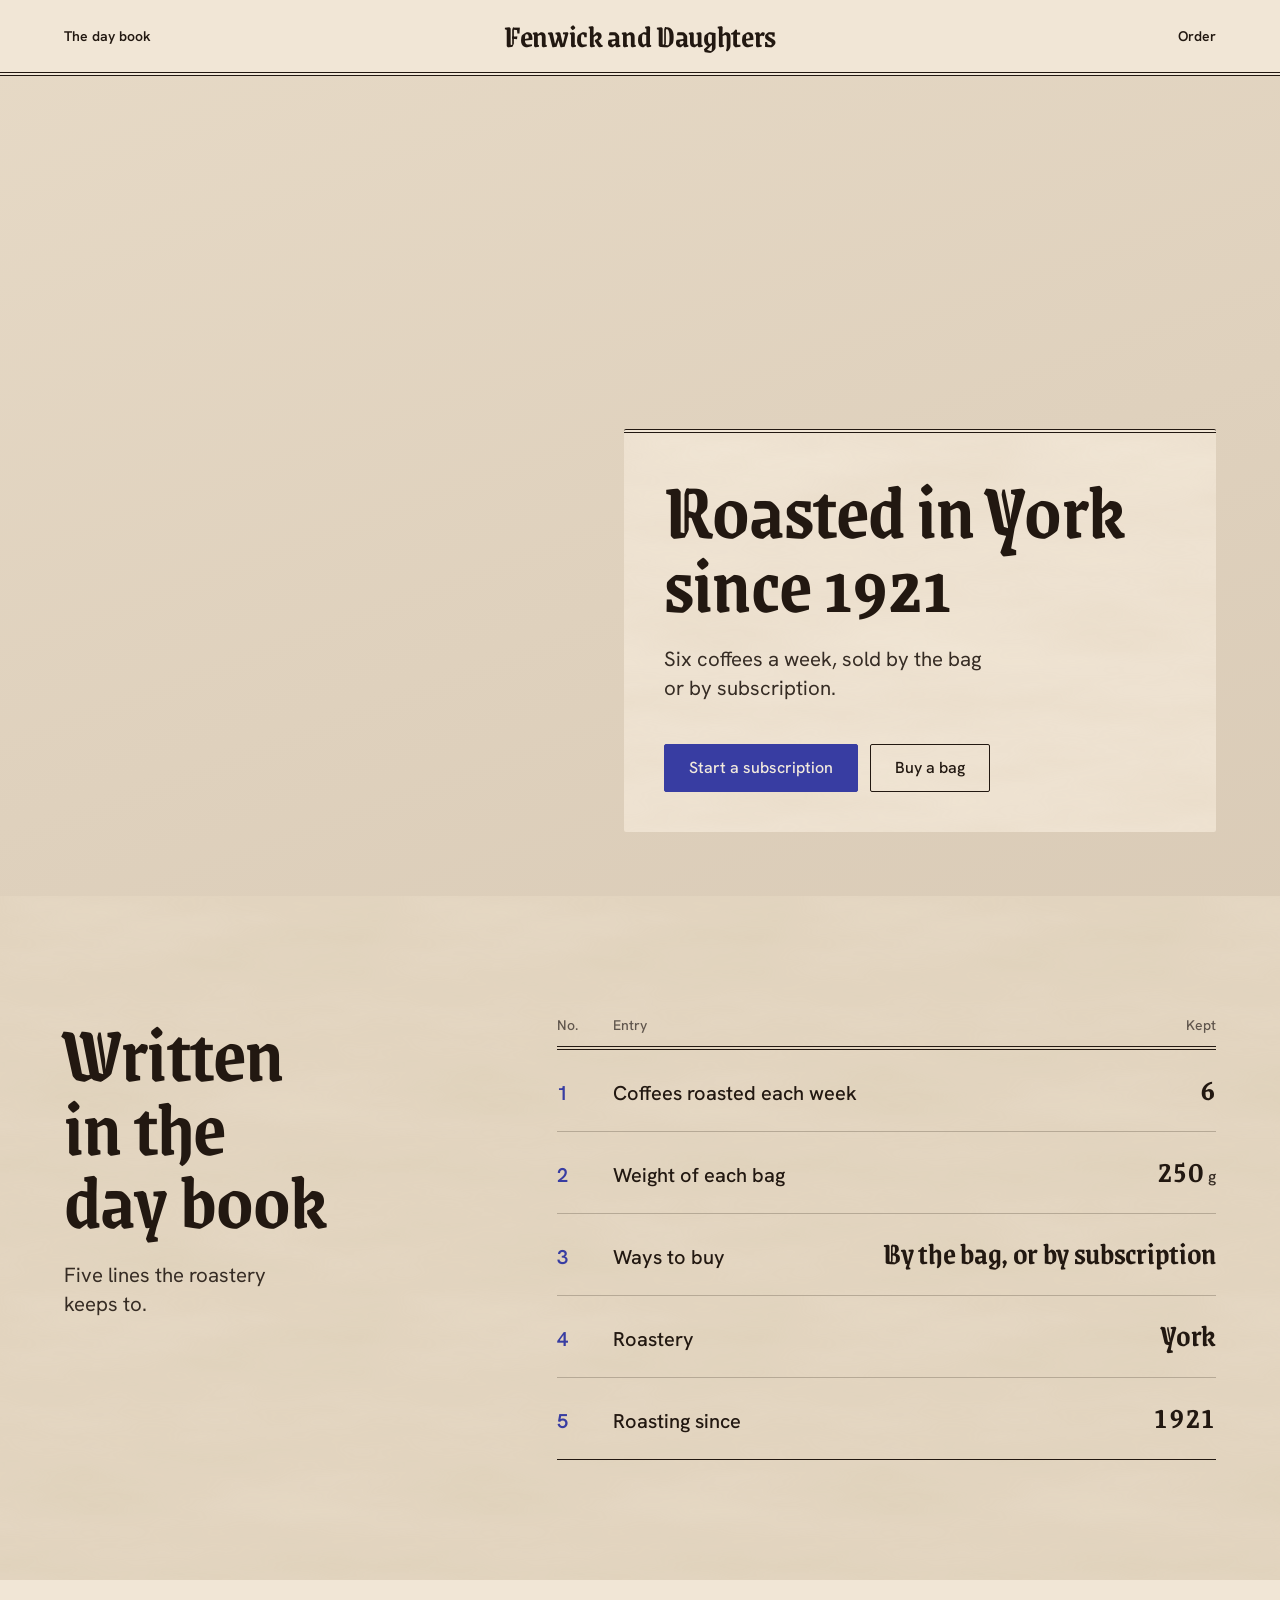
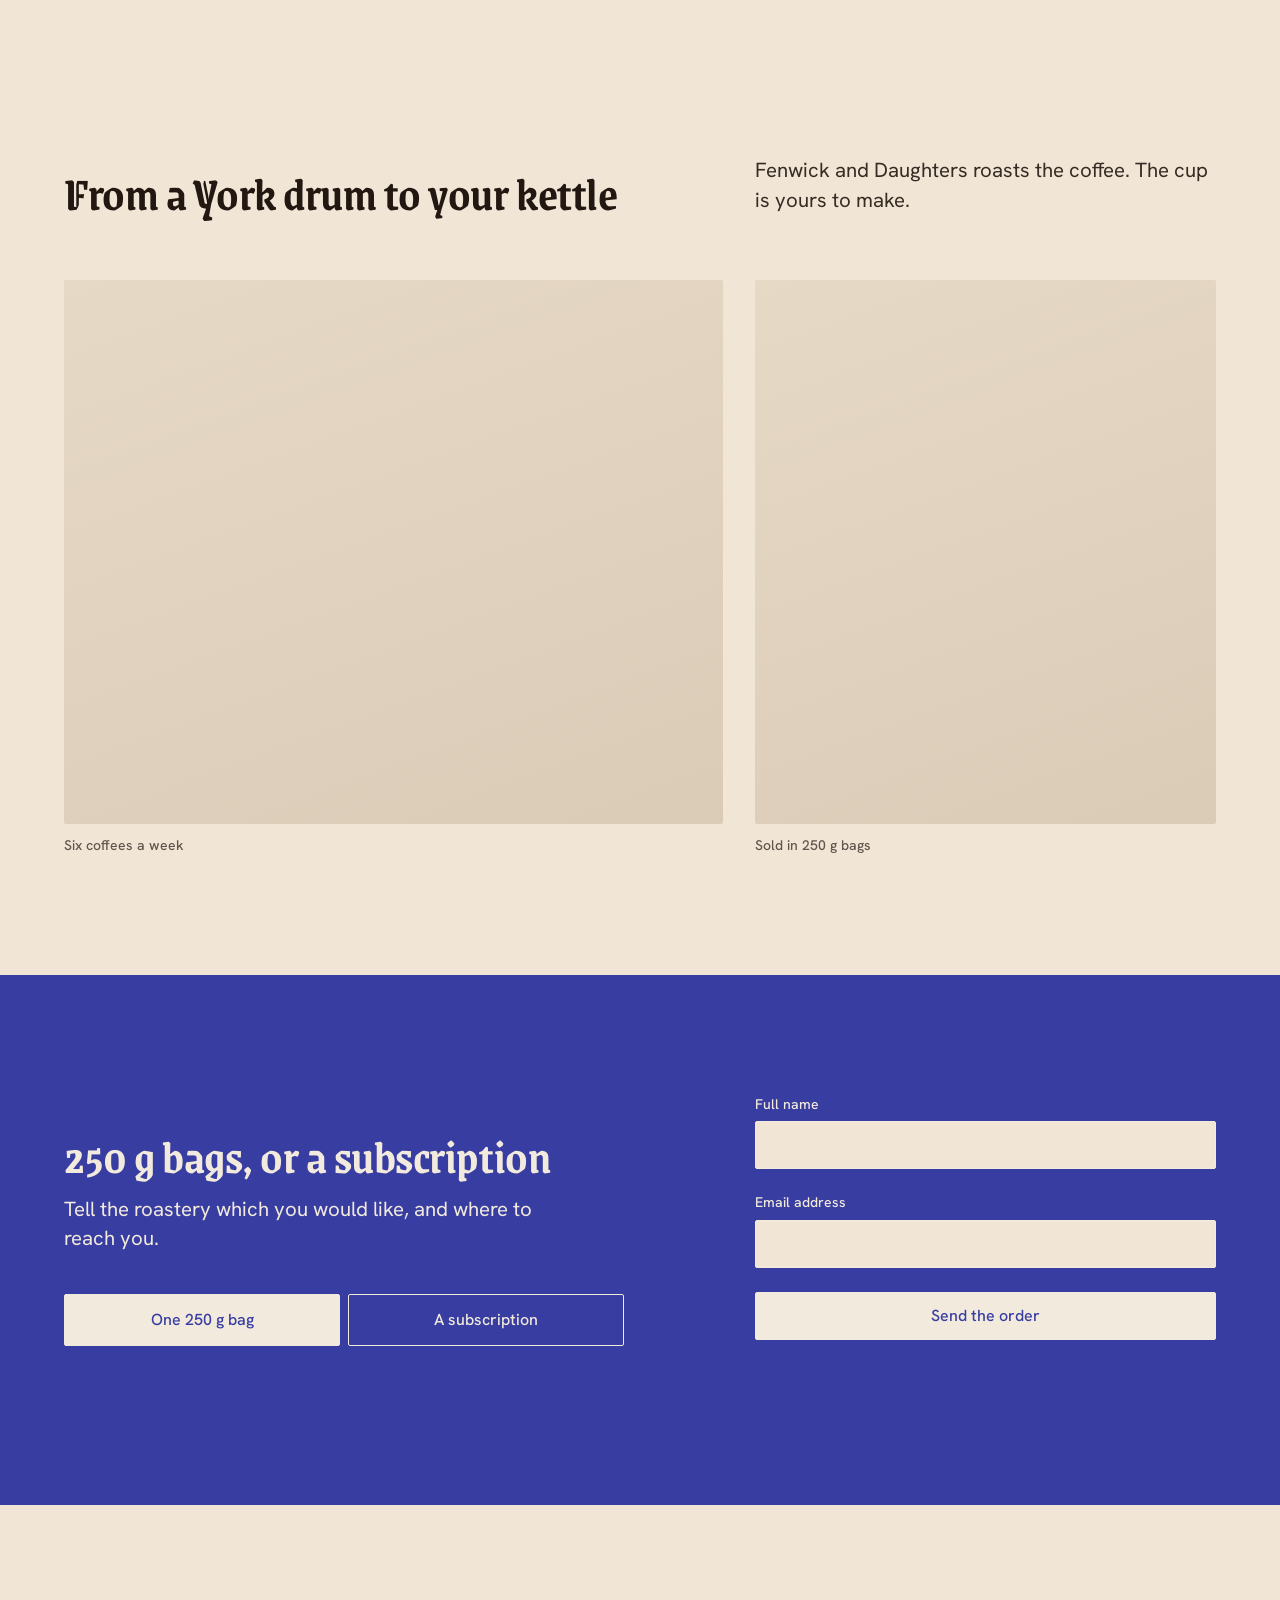
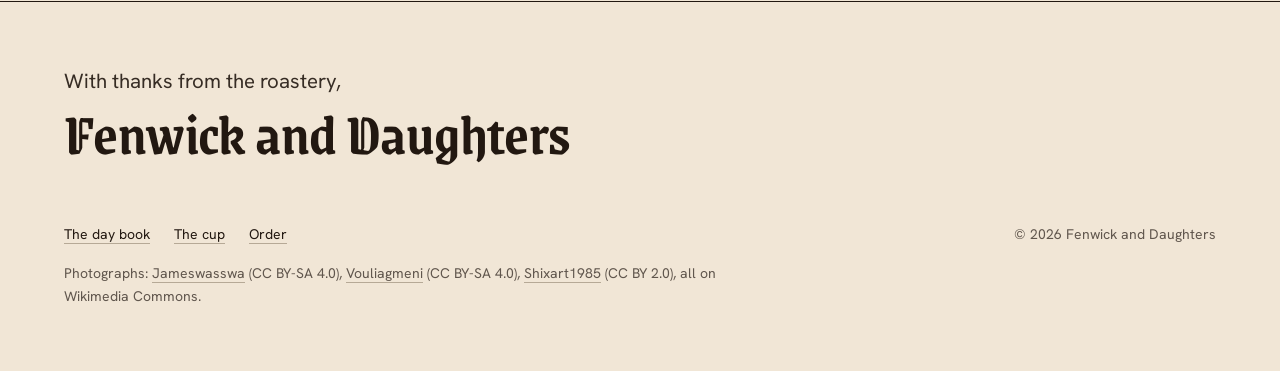
<file: .agent/skills/hallmark/scripts/fixtures/exemplars/editorial.html>
<!doctype html>
<html lang="en-GB">
<head>
<meta charset="utf-8">
<meta name="viewport" content="width=device-width, initial-scale=1">
<title>Fenwick and Daughters, coffee roasted in York since 1921</title>
<meta name="description" content="Fenwick and Daughters roasts six coffees a week in York, sold in 250 g bags or by subscription.">
<link rel="preconnect" href="https://fonts.googleapis.com">
<link rel="preconnect" href="https://fonts.gstatic.com" crossorigin>
<link href="https://fonts.googleapis.com/css2?family=Grenze+Gotisch:wght@600&family=Hanken+Grotesk:wght@400;500;600&family=IBM+Plex+Mono:wght@400&display=swap" rel="stylesheet">
<style>
/* Hallmark · job: buy · shape: Trade Ledger (custom: the roast as a Poster, the house's day book set as its own ledger, the cup as a pair, the order on the pigment) · genre: editorial · theme: Vellum (by request)
 * hero: Poster · nav: masthead, the blackletter wordmark centred over a double rule, one link at each end · footer: letter close · imagery: photographs, library 3, warm con=6 · signature: the roast itself, beans swept round the cooling tray full-bleed under a parchment plate · vellum: parchment
 * axes: light/blackletter/cool · posture: committed · contrast: pass · fold: pass · v2.0.0 */
/* Hallmark · pre-emit critique: P4 H5 E4 S5 R4 V4 · weakest: E, the plate must not bury the hand and the falling beans; it rests on the tray's far side and the plain wall, so the stream and the lever stay clear */
/* Hallmark · hero-review: in-thread · fix · 1 finding · 1 resolved (the head breaks after York) */
/* Hallmark · finish-review: in-thread (the subagent limit was reached) · fix · 3 findings · 1 resolved (the order head failed the swap test, then its blackletter I read as J: now 250 g bags, or a subscription) · 2 answered (the pair's captions are card facts, imagery.md 5; the pair are the closest honest frames the library holds) · gap: none */
/* Hallmark · answered F4 · the order field inverts the primary to parchment on pigment, as the theme's own hint sets it for its one field */
:root {
  color-scheme: light;
  --space-3xs: 2px; --space-2xs: 4px; --space-xs: 8px; --space-sm: 12px; --space-md: 16px; --space-lg: 24px; --space-xl: 40px; --space-2xl: 64px; --space-3xl: 96px; --space-4xl: 144px;
  --text-xs: 0.8125rem; --text-sm: 0.875rem; --text-md: 1rem; --text-lg: 1.25rem; --text-xl: 1.5625rem; --text-2xl: 1.953rem; --text-3xl: 2.441rem;
  --text-display-s: clamp(2.25rem, 4vw + 0.5rem, 3.75rem); --text-display: clamp(2.75rem, 5vw + 1rem, 5.25rem);
  --text-section: clamp(2rem, 2.5vw + 1rem, 3.5rem); --text-title: clamp(1.25rem, 0.75vw + 0.875rem, 1.625rem); --text-lead: clamp(1.125rem, 0.35vw + 1rem, 1.375rem);
  --ease-out: cubic-bezier(0.16, 1, 0.3, 1); --ease-in: cubic-bezier(0.7, 0, 0.84, 0); --ease-in-out: cubic-bezier(0.65, 0, 0.35, 1);
  --dur-micro: 120ms; --dur-short: 220ms; --dur-long: 420ms;
  --color-error: oklch(52% 0.19 27); --color-success: oklch(50% 0.12 150);
  --container: 1440px; --gutter: 64px; --gap-columns: 32px; --section-gap-s: 120px; --section-gap: 144px; --section-gap-l: 176px;
  --z-base: 1; --z-raised: 10; --z-dropdown: 100; --z-sticky: 200; --z-sticky-nav: 300; --z-modal: 400; --z-toast: 500; --z-tooltip: 600;
  --color-paper: oklch(93% 0.025 80); --color-paper-2: oklch(89% 0.03 78); --color-paper-3: oklch(85% 0.032 76);
  --color-ink: oklch(22% 0.02 60); --color-ink-2: oklch(30% 0.02 60); --color-muted: oklch(46% 0.02 65);
  --color-rule: oklch(74% 0.03 75);
  --color-accent: oklch(42% 0.16 275); --color-accent-deep: oklch(34% 0.15 275); --color-accent-ink: oklch(94% 0.02 80);
  --color-focus: oklch(50% 0.17 275); --color-field: var(--color-accent);
  --font-display: "Grenze Gotisch", ui-serif, Georgia, serif; --font-body: "Hanken Grotesk", ui-sans-serif, sans-serif;
  --font-outlier: "IBM Plex Mono", ui-monospace, monospace;
  --radius-card: 2px; --radius-pill: 2px; --rule-hair: 1px; --shadow-card: none;
  --tracking-display: -0.01em; --fibre: 0.5;
}
*, *::before, *::after { box-sizing: border-box; }
html, body { overflow-x: clip; }
html { scrollbar-color: var(--color-muted) var(--color-paper); scroll-padding-top: var(--space-3xl); }
body { margin: 0; background: var(--color-paper); color: var(--color-ink); font-family: var(--font-body); font-size: var(--text-md); line-height: 1.55; -webkit-font-smoothing: antialiased; caret-color: var(--color-accent); }
::selection { background: color-mix(in oklab, var(--color-accent) 22%, transparent); color: var(--color-ink); }
:focus-visible { outline: 2px solid var(--color-focus); outline-offset: 2px; }
a { color: inherit; text-decoration-thickness: 1px; text-underline-offset: 0.16em; }
h1, h2, h3 { margin: 0; font-family: var(--font-display); font-weight: var(--display-weight, 700); font-synthesis: none; letter-spacing: var(--tracking-display); line-height: 1.05; overflow-wrap: break-word; min-width: 0; text-wrap: balance; }
h1 { max-width: 20ch; font-size: var(--text-display); } h2 { max-width: 30ch; font-size: var(--text-section); } h3 { max-width: 40ch; font-size: var(--text-title); line-height: 1.2; }
.lead { font-size: var(--text-lead); line-height: 1.45; max-width: 52ch; }
p { margin: 0; text-wrap: pretty; }
p:not([class]) { max-width: 65ch; }
img, video { max-width: 100%; height: auto; display: block; }
svg { display: block; }
[hidden] { display: none !important; }
button, input, select, textarea { font: inherit; }
.container { width: 100%; max-width: var(--container); margin-inline: auto; padding-inline: var(--gutter); box-sizing: border-box; }
.num, .figure, td.num { font-variant-numeric: tabular-nums; }
.visually-hidden { position: absolute; width: 1px; height: 1px; overflow: hidden; clip-path: inset(50%); white-space: nowrap; }
[data-slot] { position: relative; overflow: hidden; background: linear-gradient(160deg, var(--color-paper-2, var(--color-paper)), var(--color-paper-3, var(--color-paper))); }
[data-slot] > img { position: absolute; inset: 0; width: 100%; height: 100%; object-fit: cover; z-index: 1; }
[data-slot]:has(> img) > :not(img):not([data-keep]) { display: none !important; }
@media (max-width: 60rem) { :root { --gutter: 24px; --section-gap-s: 80px; --section-gap: 96px; --section-gap-l: 120px; } }
@media (max-width: 40rem) { :root { --gutter: 16px; --section-gap-s: 56px; --section-gap: 72px; --section-gap-l: 96px; --gap-columns: 16px; } }
@media (prefers-reduced-motion: reduce) { *:not(.keep-motion), *:not(.keep-motion)::before, *:not(.keep-motion)::after { animation-duration: 0.01ms !important; animation-iteration-count: 1 !important; transition-duration: 0.01ms !important; scroll-behavior: auto !important; } }
/* photographs: warm con=6 */
[data-slot] > img { filter: sepia(0.28) saturate(0.94) contrast(1.06); }
:root {
  --mast-h: 80px;
  --plate-w: 37rem;
  --color-field: var(--color-accent);
}

/* The fibre wash: long tan fibres, stitched so they never tile (texture.md, the low-frequency wash) */
.fibre { position: relative; isolation: isolate; }
.fibre::before { content: ""; position: absolute; inset: 0; z-index: -1; opacity: var(--fibre); mix-blend-mode: multiply; pointer-events: none;
  background-image: url("data:image/svg+xml,%3Csvg xmlns='http://www.w3.org/2000/svg' width='400' height='400'%3E%3Cfilter id='p' x='0' y='0' width='100%25' height='100%25'%3E%3CfeTurbulence type='fractalNoise' baseFrequency='0.004 0.02' numOctaves='4' seed='4' stitchTiles='stitch'/%3E%3CfeColorMatrix values='0 0 0 0 0.62 0 0 0 0 0.52 0 0 0 0 0.36 0 0 0 0.3 0'/%3E%3C/filter%3E%3Crect width='100%25' height='100%25' filter='url(%23p)'/%3E%3C/svg%3E"); }

/* Type */
h1, h2 { font-weight: 600; line-height: 0.92; color: var(--color-ink); }
h3 { font-family: var(--font-body); font-weight: 600; }
.lead { color: var(--color-ink-2); }

/* Controls */
.btn { display: inline-flex; align-items: center; justify-content: center; min-height: 48px; padding: 0 var(--space-lg); border: var(--rule-hair) solid var(--color-ink); border-radius: var(--radius-card); background: transparent; color: var(--color-ink); font: 500 var(--text-md)/1 var(--font-body); text-decoration: none; white-space: nowrap; cursor: pointer;
  transition: background-color var(--dur-micro) var(--ease-out), border-color var(--dur-micro) var(--ease-out), color var(--dur-micro) var(--ease-out); }
.btn:hover { background: var(--color-paper-2); }
.btn:active { transform: translateY(1px); }
.btn:focus-visible { outline: 2px solid var(--color-focus); outline-offset: 2px; }
.btn:disabled, .btn[aria-disabled="true"] { opacity: 0.55; cursor: not-allowed; transform: none; }
.btn--primary { background: var(--color-accent); border-color: var(--color-accent); color: var(--color-accent-ink); }
.btn--primary:hover { background: var(--color-accent-deep); border-color: var(--color-accent-deep); }

.skip { position: absolute; left: var(--space-md); top: calc(-1 * var(--space-3xl)); z-index: var(--z-toast); padding: var(--space-xs) var(--space-md); background: var(--color-ink); color: var(--color-paper); }
.skip:focus-visible { top: var(--space-md); }

/* Masthead */
.mast__bar { display: grid; grid-template-columns: minmax(0, 1fr) auto minmax(0, 1fr); align-items: center; min-height: calc(var(--mast-h) - 4px); border-bottom: 4px double var(--color-ink); }
.wordmark { font: 600 2rem/1 var(--font-display); letter-spacing: var(--tracking-display); color: var(--color-ink); text-decoration: none; white-space: nowrap; padding-block: var(--space-sm); }
.mast__link { justify-self: start; font: 600 var(--text-sm)/1 var(--font-body); color: var(--color-ink); padding-block: var(--space-sm); text-decoration: underline 1px; text-decoration-color: transparent; text-underline-offset: 0.3em;
  transition: text-decoration-color var(--dur-short) var(--ease-out), color var(--dur-micro) var(--ease-out); }
.mast__link--end { justify-self: end; }
.mast__link:hover { text-decoration-color: var(--color-accent); color: var(--color-accent); }
.wordmark:focus-visible, .mast__link:focus-visible { outline: 2px solid var(--color-focus); outline-offset: 4px; }

/* Hero: the roast, full-bleed, under a parchment plate */
.hero { position: relative; height: calc(100dvh - var(--mast-h)); min-height: 36rem; overflow: hidden; background: var(--color-ink); color: var(--color-paper); }
.hero__photo { position: absolute; inset: 0; margin: 0; }
.hero__photo > img { object-position: 50% 62%; }
.hero__inner { position: relative; z-index: var(--z-raised); height: 100%; display: flex; align-items: flex-end; justify-content: flex-end; padding-bottom: var(--space-2xl); box-sizing: border-box; }
.plate { width: min(100%, var(--plate-w)); box-sizing: border-box; padding: var(--space-xl); background: var(--color-paper); color: var(--color-ink); border-top: 4px double var(--color-ink); border-radius: var(--radius-card); }
.plate h1 { font-size: var(--text-display); max-width: 16ch; }
.plate .lead { margin-top: var(--space-lg); max-width: 30ch; }
.actions { display: flex; flex-wrap: wrap; gap: var(--space-sm); margin-top: var(--space-xl); }

@media (max-width: 60rem) {
  .hero { height: auto; min-height: 0; background: none; color: var(--color-ink); overflow: visible; }
  .hero__photo { position: relative; aspect-ratio: 4 / 3; }
  .hero__inner { height: auto; padding-bottom: 0; }
  .plate { width: 100%; padding: var(--space-xl) 0 0; background: none; border-top: 0; }
  .plate.fibre::before { display: none; }
  .wordmark { font-size: 1.875rem; }
}
@media (max-width: 40rem) {
  .mast__bar { grid-template-columns: auto; justify-items: center; row-gap: var(--space-2xs); padding-block: var(--space-xs); }
  .mast__link { display: none; }
}

/* Shared section grid: one container, twelve columns, one column gap */
.split { display: grid; grid-template-columns: repeat(12, minmax(0, 1fr)); column-gap: var(--gap-columns); }
.band { background: var(--color-paper-2); padding-block: var(--section-gap-s); }
.photo { margin: 0; border-radius: var(--radius-card); }
.photo > img { outline: var(--rule-hair) solid var(--color-rule); outline-offset: -1px; }
figcaption { margin-top: var(--space-sm); font: 500 var(--text-sm)/1.4 var(--font-body); color: var(--color-muted); }

/* The day book: the house's ledger on the fibre band, the entries kept in the hand of the wordmark */
.ledger__grid { align-items: start; }
.ledger__text { grid-column: 1 / span 4; position: sticky; top: var(--space-2xl); }
.ledger__text h2 { font-size: var(--text-display); max-width: 9ch; }
.ledger .lead { margin-top: var(--space-lg); max-width: 22ch; }
.ledger__book { grid-column: 6 / span 7; }
.book { width: 100%; border-collapse: collapse; font-size: var(--text-lg); line-height: 1.35; }
.book thead th { padding: 0 0 var(--space-sm); border-bottom: 4px double var(--color-ink); font: 500 var(--text-sm)/1.3 var(--font-body); color: var(--color-muted); text-align: left; }
.book td, .book tbody th { padding: var(--space-lg) 0; border-top: var(--rule-hair) solid var(--color-rule); vertical-align: baseline; }
.book tbody tr:first-child > * { border-top: 0; }
.book tbody tr:last-child > * { border-bottom: var(--rule-hair) solid var(--color-ink); }
.book tbody th { font-weight: 500; text-align: left; color: var(--color-ink); }
.book .idx { width: 3.5rem; font-weight: 600; color: var(--color-accent); }
.book .r, .book thead th.r { text-align: right; }
.book td.r { font: 600 var(--text-2xl)/1 var(--font-display); letter-spacing: var(--tracking-display); color: var(--color-ink); }
.book td.r .unit { font: 500 var(--text-md)/1 var(--font-body); color: var(--color-ink-2); }
.book .num { font-variant-numeric: lining-nums tabular-nums; }

/* The cup: one wide frame, then a pair, each with its fact */
.cup { padding-top: var(--section-gap-l); }
.cup__head { align-items: end; }
.cup__head h2 { grid-column: 1 / span 6; }
.cup__head .lead { grid-column: 8 / span 5; }
.cup__pair { margin-top: var(--space-2xl); }
.cup__pair > figure { margin: 0; }
.cup__note { grid-column: 1 / span 7; }
.cup__cup { grid-column: 8 / span 5; }
.cup__pair .photo { height: 34rem; }

/* The order, on the one pigment field */
.order-band { margin-top: var(--section-gap-s); padding-block: var(--section-gap-s); background: var(--color-field); color: var(--color-accent-ink); }
.order-band h2 { color: var(--color-accent-ink); }
.order-band .lead { margin-top: var(--space-md); color: var(--color-accent-ink); }
.order-band :focus-visible { outline-color: var(--color-accent-ink); }
.order { align-items: center; }
.order__text { grid-column: 1 / span 6; }
.order__fields { grid-column: 8 / span 5; display: grid; gap: var(--space-lg); }
.seg { display: grid; grid-template-columns: repeat(2, minmax(0, 1fr)); gap: var(--space-xs); margin: var(--space-xl) 0 0; padding: 0; border: 0; }
.field label { font: 500 var(--text-sm)/1.3 var(--font-body); color: var(--color-accent-ink); }
.seg input { position: absolute; width: 1px; height: 1px; opacity: 0; }
.seg label { display: flex; align-items: center; justify-content: center; min-height: 52px; padding: 0 var(--space-md); border: var(--rule-hair) solid var(--color-accent-ink); border-radius: var(--radius-card); font-weight: 500; cursor: pointer;
  transition: background-color var(--dur-micro) var(--ease-out), color var(--dur-micro) var(--ease-out); }
.seg label:hover { background: var(--color-accent-deep); }
.seg input:checked + label { background: var(--color-accent-ink); color: var(--color-accent); }
.seg input:focus-visible + label { outline: 2px solid var(--color-accent-ink); outline-offset: 2px; }
.field { display: grid; gap: var(--space-xs); }
.field input { min-height: 48px; padding: 0 var(--space-md); border: var(--rule-hair) solid var(--color-accent-ink); border-radius: var(--radius-card); background: var(--color-paper); color: var(--color-ink); outline: 2px solid transparent; outline-offset: 2px; }
.field input:focus-visible { outline-color: var(--color-accent-ink); }
.field input[aria-invalid] { border-color: var(--color-error); box-shadow: inset 0 0 0 1px var(--color-error); }
.field input:disabled { opacity: 0.55; cursor: not-allowed; }
.btn--on-field { width: 100%; background: var(--color-accent-ink); border-color: var(--color-accent-ink); color: var(--color-accent); }
.btn--on-field:hover { background: var(--color-paper-2); border-color: var(--color-paper-2); }
.help { min-height: 1lh; font-size: var(--text-sm); color: var(--color-accent-ink); }

/* The letter close */
.letter { padding-block: var(--space-3xl) var(--space-2xl); }
.letter__inner { padding-top: var(--space-2xl); border-top: var(--rule-hair) solid var(--color-ink); }
.letter__sign { font-size: var(--text-lead); color: var(--color-ink-2); }
.letter__name { margin-top: var(--space-xs); font: 600 var(--text-display-s)/0.92 var(--font-display); letter-spacing: var(--tracking-display); color: var(--color-ink); }
.letter__foot { display: flex; flex-wrap: wrap; justify-content: space-between; align-items: baseline; gap: var(--space-md) var(--space-xl); margin-top: var(--space-2xl); }
.letter__nav { display: flex; flex-wrap: wrap; gap: var(--space-lg); }
.letter__nav a { font-size: var(--text-sm); color: var(--color-ink); text-decoration-color: var(--color-rule); text-underline-offset: 0.25em; transition: text-decoration-color var(--dur-short) var(--ease-out); }
.letter__nav a:hover { text-decoration-color: var(--color-accent); }
.letter__nav a:focus-visible { outline: 2px solid var(--color-focus); outline-offset: 2px; }
.legal { font-size: var(--text-sm); color: var(--color-muted); }
.letter__credit { flex: 1 0 100%; max-width: 88ch; font-size: var(--text-sm); line-height: 1.6; color: var(--color-muted); }
.letter__credit a { color: inherit; text-decoration-color: var(--color-rule); text-underline-offset: 0.25em; }
.letter__credit a:hover { color: var(--color-ink); text-decoration-color: var(--color-accent); }

@media (max-width: 60rem) {
  .ledger__text, .ledger__book, .cup__head h2, .cup__head .lead, .cup__note, .cup__cup, .order__text, .order__fields { grid-column: 1 / -1; }
  .ledger__text { position: static; }
  .ledger__book { margin-top: var(--space-2xl); }
  .book td.r { font-size: var(--text-xl); }
  .cup__head .lead { margin-top: var(--space-md); }
  .cup__pair { row-gap: var(--space-xl); }
  .cup__pair .photo { height: auto; aspect-ratio: 4 / 3; }
  .order__fields { margin-top: var(--space-xl); }
}
@media (max-width: 40rem) {
  .book { font-size: var(--text-md); }
  .book .idx { width: 2rem; }
}
</style>
<script>document.documentElement.classList.add('js');</script>
</head>
<body id="top">
<a class="skip" href="#main">Skip to content</a>

<header class="mast">
  <div class="container mast__bar">
    <a class="mast__link" href="#daybook">The day book</a>
    <a class="wordmark" href="#top" aria-label="Fenwick and Daughters, back to the top">Fenwick and Daughters</a>
    <a class="mast__link mast__link--end" href="#order">Order</a>
  </div>
</header>

<main id="main">
  <section class="hero" aria-labelledby="hero-h">
    <figure class="hero__photo" data-slot="roaster" data-alt="The York roaster at work, a fresh roast tipping into the cooling tray">
      <img src="https://upload.wikimedia.org/wikipedia/commons/thumb/3/3b/Cooling_time_for_coffee.jpg/1280px-Cooling_time_for_coffee.jpg" width="1920" height="1348" fetchpriority="high"
           alt="A fresh roast swept round the cooling tray by its paddle arm" style="object-position: 50% 55%">
    </figure>
    <div class="container hero__inner">
      <div class="plate fibre">
        <h1 id="hero-h">Roasted in York<br> since 1921</h1>
        <p class="lead">Six coffees a week, sold by the bag or by subscription.</p>
        <div class="actions">
          <a class="btn btn--primary" href="#order" data-kind="subscription">Start a subscription</a>
          <a class="btn" href="#order" data-kind="bag">Buy a bag</a>
        </div>
      </div>
    </div>
  </section>

  <section class="ledger band fibre" id="daybook" aria-labelledby="ledger-h">
    <div class="container split ledger__grid">
      <div class="ledger__text">
        <h2 id="ledger-h">Written in the day book</h2>
        <p class="lead">Five lines the roastery keeps to.</p>
      </div>
      <div class="ledger__book">
        <table class="book">
          <thead>
            <tr><th scope="col">No.</th><th scope="col">Entry</th><th scope="col" class="r">Kept</th></tr>
          </thead>
          <tbody>
            <tr><td class="idx">1</td><th scope="row">Coffees roasted each week</th><td class="r"><span class="num">6</span></td></tr>
            <tr><td class="idx">2</td><th scope="row">Weight of each bag</th><td class="r"><span class="num">250</span>&nbsp;<span class="unit">g</span></td></tr>
            <tr><td class="idx">3</td><th scope="row">Ways to buy</th><td class="r">By the bag, or by subscription</td></tr>
            <tr><td class="idx">4</td><th scope="row">Roastery</th><td class="r">York</td></tr>
            <tr><td class="idx">5</td><th scope="row">Roasting since</th><td class="r"><span class="num">1921</span></td></tr>
          </tbody>
        </table>
      </div>
    </div>
  </section>

  <section class="cup" id="cup" aria-labelledby="cup-h">
    <div class="container">
      <div class="split cup__head">
        <h2 id="cup-h">From a York drum to your kettle</h2>
        <p class="lead">Fenwick and Daughters roasts the coffee. The cup is yours to make.</p>
      </div>
      <div class="split cup__pair">
        <figure class="cup__note">
          <div class="photo" data-slot="desk" data-alt="The York roaster between roasts, the drum over its cooling tray">
            <img src="https://upload.wikimedia.org/wikipedia/commons/thumb/2/2d/Coffee_roasting_machine%2C_The_Roastery%2C_Coaltown_Coffee%2C_Ammanford%2C_Wales.jpg/1280px-Coffee_roasting_machine%2C_The_Roastery%2C_Coaltown_Coffee%2C_Ammanford%2C_Wales.jpg" width="1920" height="2560" loading="lazy"
                 alt="A drum coffee roaster above its copper cooling tray in a roastery" style="object-position: 50% 69%">
          </div>
          <figcaption>Six coffees a week</figcaption>
        </figure>
        <figure class="cup__cup">
          <div class="photo" data-slot="cup" data-alt="A cup of Fenwick and Daughters coffee on the shop counter">
            <img src="https://upload.wikimedia.org/wikipedia/commons/thumb/5/52/Espresso_coffee_pouring_from_retro_espresso_machine.jpg/1280px-Espresso_coffee_pouring_from_retro_espresso_machine.jpg" width="1920" height="2876" loading="lazy"
                 alt="Espresso streaming from a chrome machine into two glass cups" style="object-position: 50% 62%">
          </div>
          <figcaption>Sold in 250&nbsp;g bags</figcaption>
        </figure>
      </div>
    </div>
  </section>

  <section class="order-band" id="order" aria-labelledby="order-h">
    <div class="container">
      <form class="split order" data-endpoint="" novalidate>
        <div class="order__text">
          <h2 id="order-h">250&nbsp;g bags, or a subscription</h2>
          <p class="lead">Tell the roastery which you would like, and where to reach you.</p>
          <fieldset class="seg">
            <legend class="visually-hidden">How would you like it?</legend>
            <input type="radio" name="kind" id="kind-bag" value="bag" checked><label for="kind-bag">One 250&nbsp;g bag</label>
            <input type="radio" name="kind" id="kind-sub" value="subscription"><label for="kind-sub">A subscription</label>
          </fieldset>
        </div>
        <div class="order__fields">
          <div class="field">
            <label for="order-name">Full name</label>
            <input id="order-name" name="name" type="text" autocomplete="name" required>
          </div>
          <div class="field">
            <label for="order-email">Email address</label>
            <input id="order-email" name="email" type="email" autocomplete="email" inputmode="email" required>
          </div>
          <button class="btn btn--on-field" type="submit">Send the order</button>
          <p class="help" id="order-help" aria-live="polite"></p>
        </div>
      </form>
    </div>
  </section>
</main>

<footer class="letter">
  <div class="container letter__inner">
    <p class="letter__sign">With thanks from the roastery,</p>
    <p class="letter__name">Fenwick and Daughters</p>
    <div class="letter__foot">
      <nav class="letter__nav" aria-label="Footer">
        <a href="#daybook">The day book</a>
        <a href="#cup">The cup</a>
        <a href="#order">Order</a>
      </nav>
      <p class="legal">&copy; 2026 Fenwick and Daughters</p>
      <p class="letter__credit" data-credits>Photographs: <a href="https://commons.wikimedia.org/wiki/File:Cooling_time_for_coffee.jpg">Jameswasswa</a> (CC&nbsp;BY-SA&nbsp;4.0), <a href="https://commons.wikimedia.org/wiki/File:Coffee_roasting_machine,_The_Roastery,_Coaltown_Coffee,_Ammanford,_Wales.jpg">Vouliagmeni</a> (CC&nbsp;BY-SA&nbsp;4.0), <a href="https://commons.wikimedia.org/wiki/File:Espresso_coffee_pouring_from_retro_espresso_machine.jpg">Shixart1985</a> (CC&nbsp;BY&nbsp;2.0), all on Wikimedia Commons.</p>
    </div>
  </div>
</footer>

<script>
window.hallmarkSlots = (m) => { for (const [k, v] of Object.entries(m)) { const s = document.querySelector(`[data-slot="${k}"]`); if (!s) continue; const im = new Image(); im.src = typeof v === 'string' ? v : v.src; im.alt = (typeof v === 'object' && v.alt) || s.dataset.alt || ''; s.querySelectorAll(':scope > img').forEach((o) => o.remove()); s.prepend(im); } };
document.querySelectorAll('[data-slot] > img').forEach((i) => { if (i.complete && !i.naturalWidth) i.remove(); else i.addEventListener('error', () => i.remove(), { once: true }); });
document.querySelectorAll('[data-kind]').forEach((a) => a.addEventListener('click', () => { const r = document.getElementById(a.dataset.kind === 'subscription' ? 'kind-sub' : 'kind-bag'); if (r) r.checked = true; }));
document.querySelectorAll('form[data-endpoint]').forEach((form) => {
  const help = form.querySelector('[aria-live]');
  const fields = [...form.querySelectorAll('input[required]')];
  form.addEventListener('submit', (e) => {
    e.preventDefault();
    const bad = fields.filter((i) => !i.checkValidity());
    fields.forEach((i) => { i.toggleAttribute('aria-invalid', bad.includes(i)); if (bad.includes(i)) i.setAttribute('aria-describedby', help.id); else i.removeAttribute('aria-describedby'); });
    if (bad.length) { help.textContent = bad[0].type === 'email' ? 'That email address looks incomplete. Write it as name@example.com.' : 'Add your name, so the roastery knows who the coffee is for.'; bad[0].focus(); return; }
    if (!form.dataset.endpoint) { help.textContent = 'Nothing was sent: this form is not connected yet.'; return; }
    fetch(form.dataset.endpoint, { method: 'POST', body: new FormData(form) })
      .then((r) => { help.textContent = r.ok ? 'The roastery has your order and will write to ' + form.elements.email.value.trim() + '.' : 'That did not go through. Try again in a minute.'; })
      .catch(() => { help.textContent = 'That did not go through. Try again in a minute.'; });
  });
});
</script>
</body>
</html>
</file>
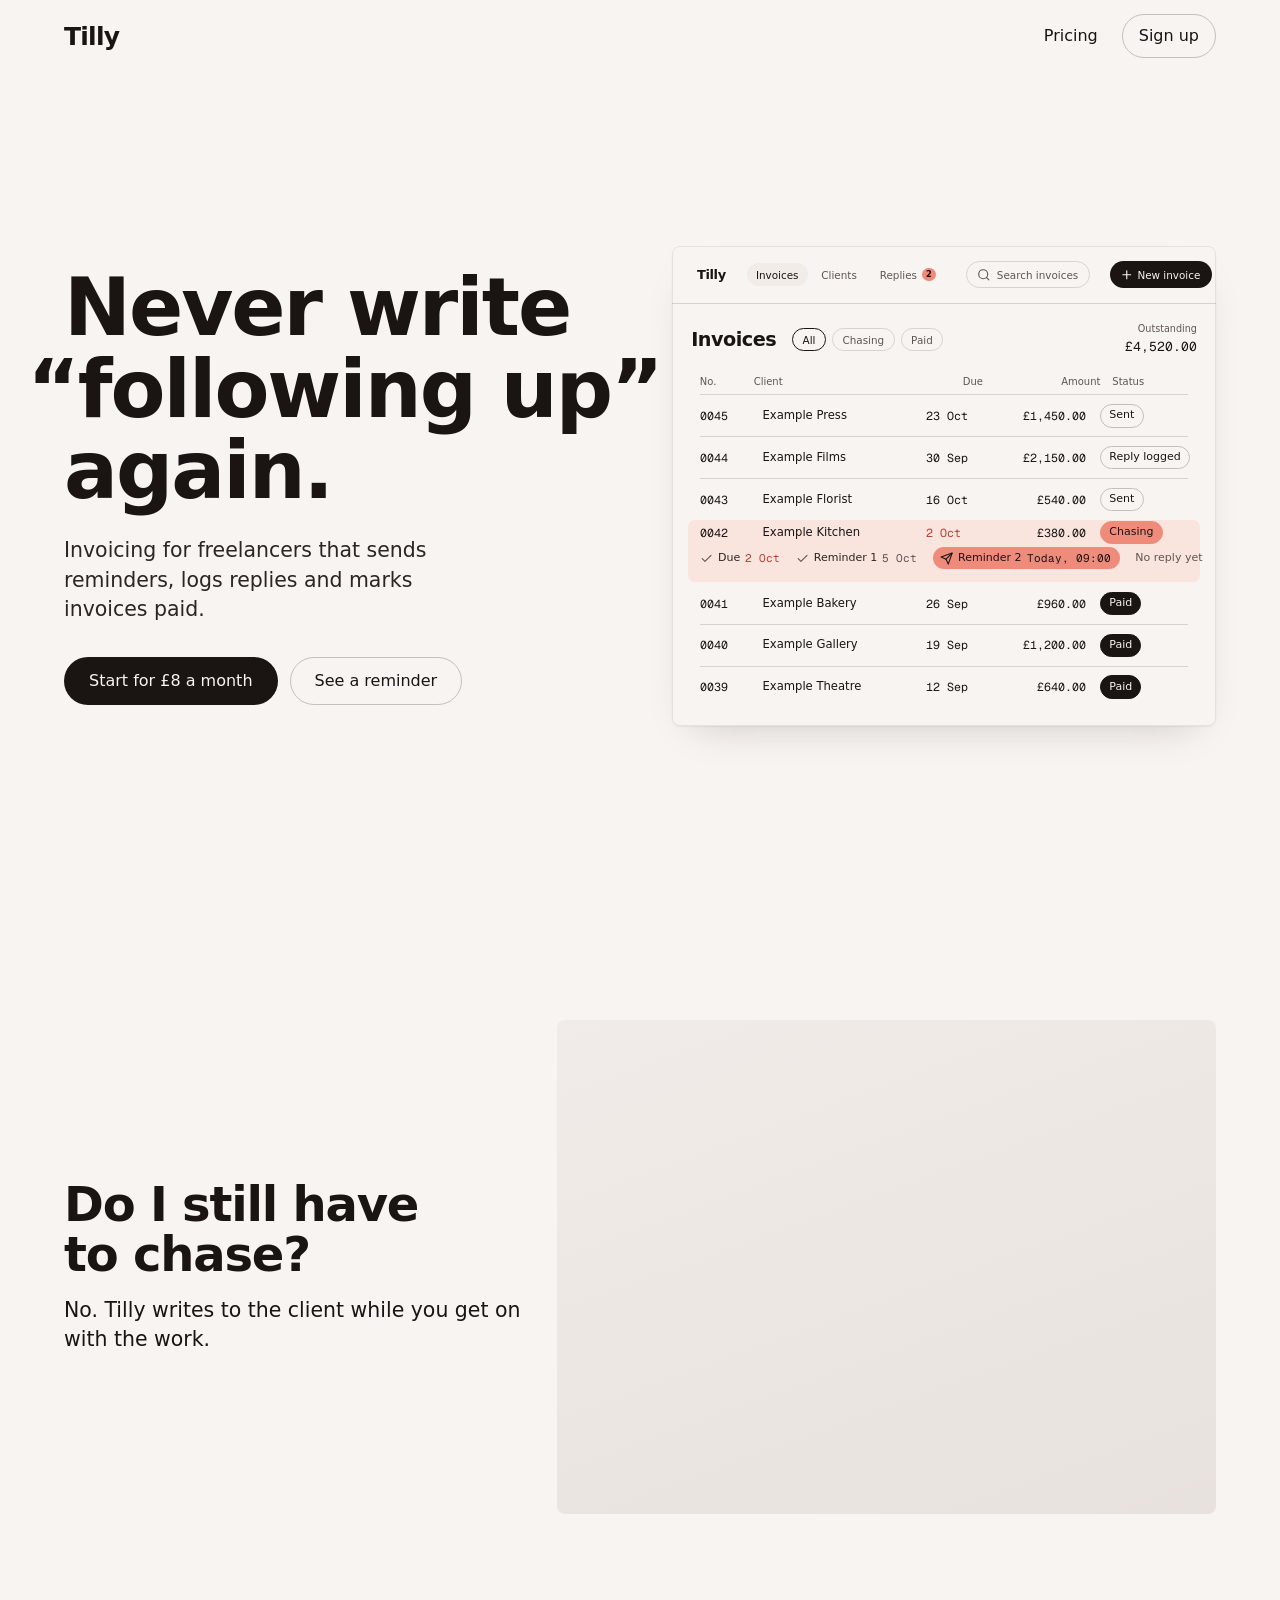
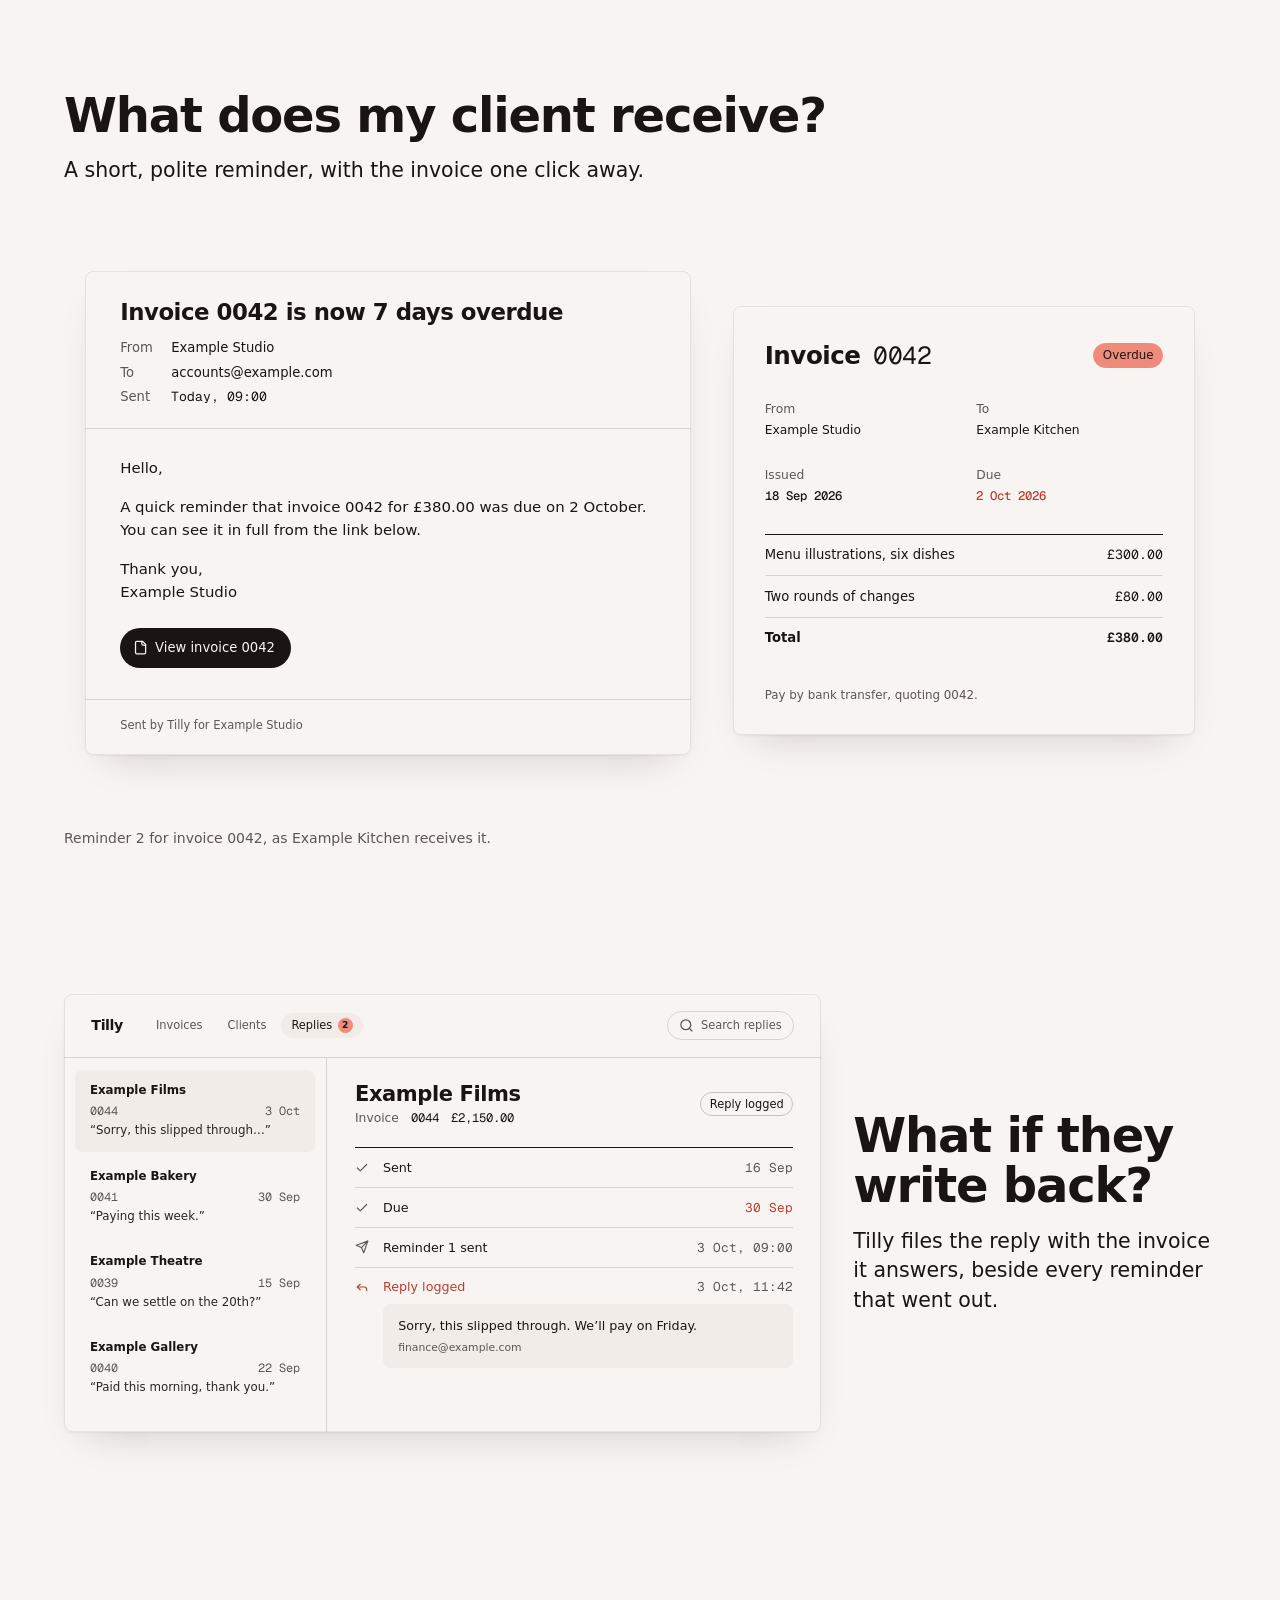
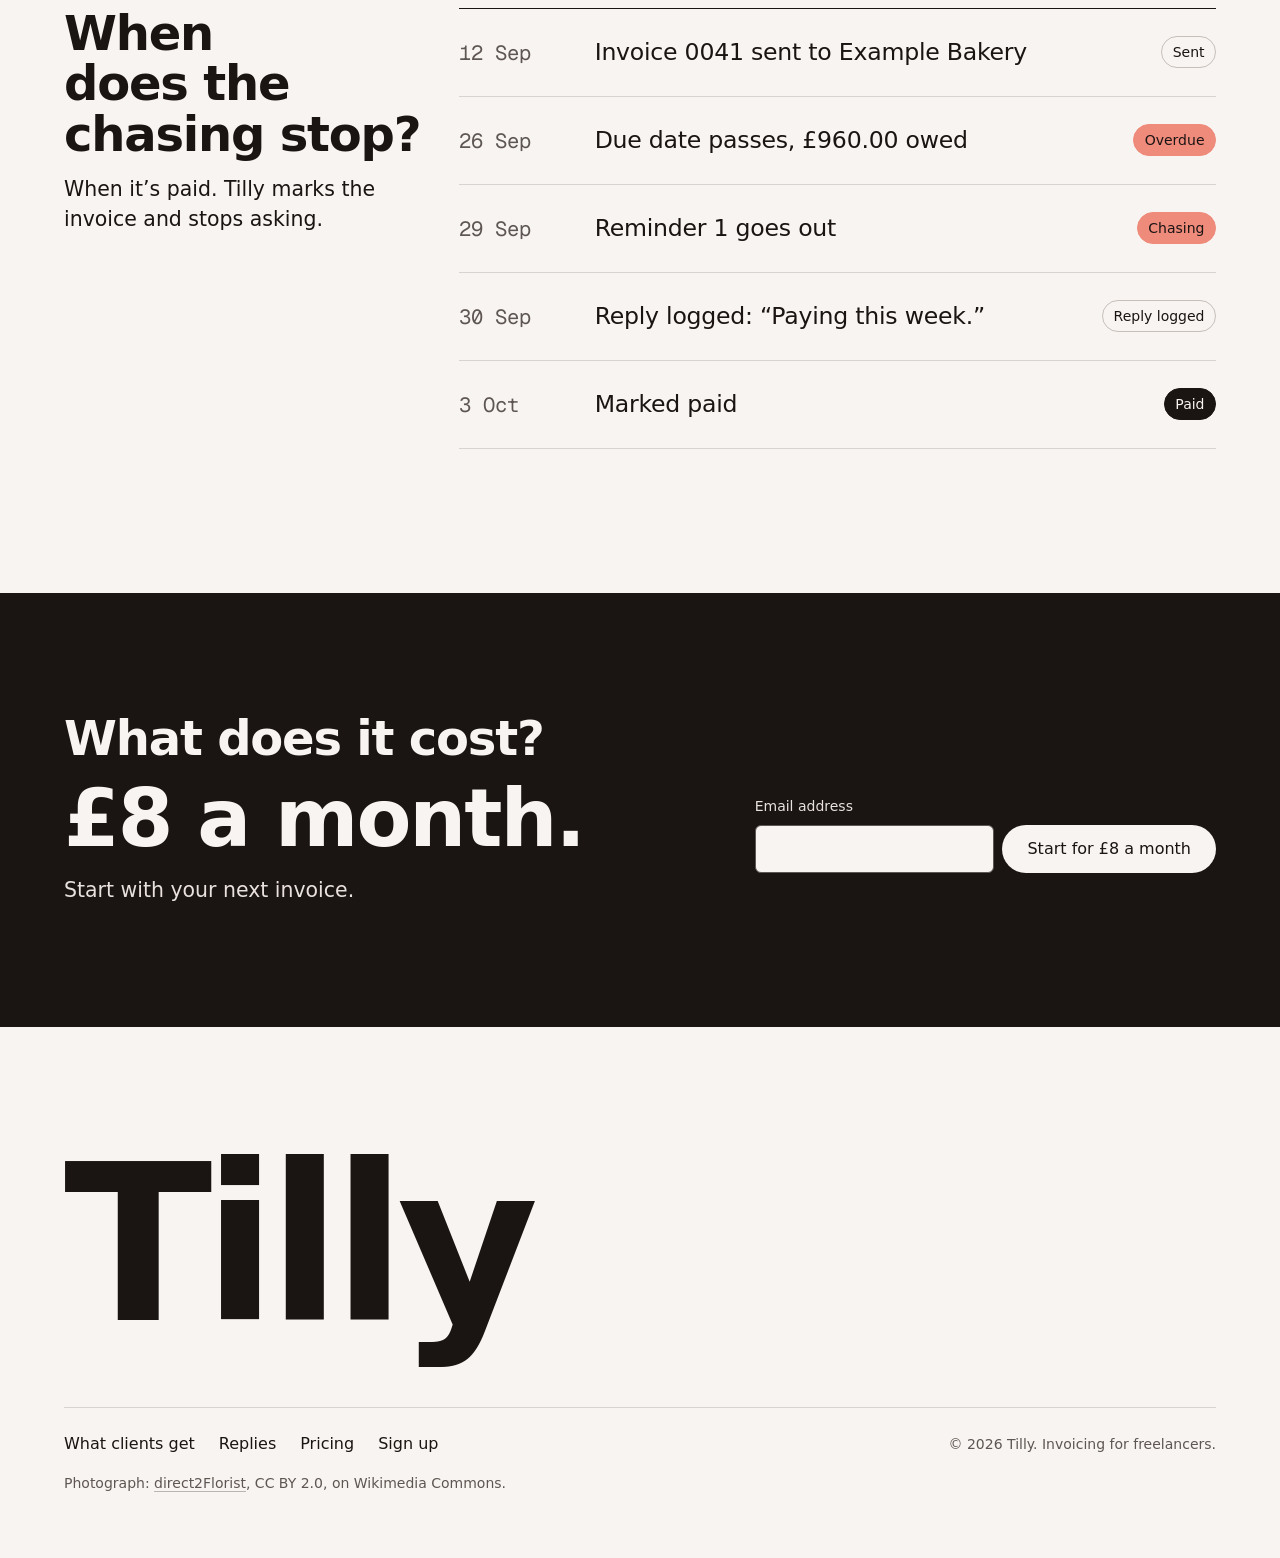
<file: .agent/skills/hallmark/scripts/fixtures/exemplars/modern-minimal.html>
<!doctype html>
<html lang="en-GB">
<head>
<meta charset="utf-8">
<meta name="viewport" content="width=device-width, initial-scale=1">
<title>Tilly, invoicing that chases late payments for you</title>
<meta name="description" content="Tilly is invoicing for freelancers that sends the reminders, logs the replies and marks invoices paid, for 8 pounds a month.">
<link rel="preconnect" href="https://api.fontshare.com" crossorigin>
<link rel="preconnect" href="https://fonts.googleapis.com">
<link rel="preconnect" href="https://fonts.gstatic.com" crossorigin>
<link href="https://api.fontshare.com/v2/css?f[]=general-sans@400,500,600&amp;display=swap" rel="stylesheet">
<link href="https://fonts.googleapis.com/css2?family=Geist+Mono:wght@400&amp;display=swap" rel="stylesheet">
<style>
/* Hallmark · job: sign up · shape: Conversational FAQ, opened by the product · genre: modern-minimal · theme: Coral (by request)
 * hero: Settled · nav: edge-aligned, the wordmark at the left, one link and one outlined pill at the right · footer: mast, the wordmark large over the links · imagery: product sample in hero, demo-2 and demo-3, photographs library 1 muted sepia=8 · signature: invoice 0042 being chased, live in the hero
 * axes: light/grotesk-sans/warm · posture: restrained · contrast: pass · fold: pass · v2.0.0 */
/* Hallmark · pre-emit critique: P4 H4 E4 S5 R4 V5 · weakest: E, the built screens must read as one product at every width, so every inner length is in em on a container-unit base, the screens scale as a whole and re-lay themselves on a phone */
/* Hallmark · hero-review: subagent · fix · 5 findings · 5 resolved · finish-review: in-thread, the subagent limit was reached · ship · 1 finding · 1 resolved · gap: none */
:root {
  color-scheme: light;
  --space-3xs: 2px; --space-2xs: 4px; --space-xs: 8px; --space-sm: 12px; --space-md: 16px; --space-lg: 24px; --space-xl: 40px; --space-2xl: 64px; --space-3xl: 96px; --space-4xl: 144px;
  --text-xs: 0.8125rem; --text-sm: 0.875rem; --text-md: 1rem; --text-lg: 1.25rem; --text-xl: 1.5625rem; --text-2xl: 1.953rem; --text-3xl: 2.441rem;
  --text-display-s: clamp(2.25rem, 4vw + 0.5rem, 3.75rem); --text-display: clamp(2.75rem, 5vw + 1rem, 5.25rem);
  --text-section: clamp(2rem, 2.5vw + 1rem, 3.5rem); --text-title: clamp(1.25rem, 0.75vw + 0.875rem, 1.625rem); --text-lead: clamp(1.125rem, 0.35vw + 1rem, 1.375rem);
  --ease-out: cubic-bezier(0.16, 1, 0.3, 1); --ease-in: cubic-bezier(0.7, 0, 0.84, 0); --ease-in-out: cubic-bezier(0.65, 0, 0.35, 1);
  --dur-micro: 120ms; --dur-short: 220ms; --dur-long: 420ms;
  --color-error: oklch(52% 0.19 27); --color-success: oklch(50% 0.12 150);
  --container: 1440px; --gutter: 64px; --gap-columns: 32px; --section-gap-s: 120px; --section-gap: 144px; --section-gap-l: 176px;
  --z-base: 1; --z-raised: 10; --z-dropdown: 100; --z-sticky: 200; --z-sticky-nav: 300; --z-modal: 400; --z-toast: 500; --z-tooltip: 600;
  --color-paper: oklch(97% 0.006 55); --color-paper-2: oklch(94.5% 0.007 55); --color-paper-3: oklch(91.5% 0.009 55);
  --color-ink: oklch(20% 0.010 35); --color-ink-2: oklch(27% 0.012 40); --color-muted: oklch(46% 0.012 45);
  --color-rule: oklch(87% 0.009 55); --color-rule-2: oklch(81% 0.011 55);
  --color-accent: oklch(74% 0.125 30); --color-accent-ink: oklch(20% 0.010 35); --color-accent-2: oklch(54% 0.165 29); --color-focus: oklch(54% 0.17 30);
  --font-display: "General Sans", ui-sans-serif, system-ui, sans-serif; --font-body: var(--font-display);
  --font-outlier: "Geist Mono", ui-monospace, monospace;
  --radius-card: 8px; --radius-input: 6px; --radius-pill: 999px; --rule-hair: 1px;
  --shadow-card: 0 1px 2px oklch(20% 0.01 35 / 0.05);
  --shadow-lift: 0 1px 2px oklch(20% 0.01 35 / 0.05), 0 18px 40px -22px oklch(20% 0.01 35 / 0.22);
  --tracking-display: -0.025em; --display-weight: 600;
}
*, *::before, *::after { box-sizing: border-box; }
html, body { overflow-x: clip; }
html { scrollbar-color: var(--color-muted) var(--color-paper); scroll-padding-top: var(--space-3xl); }
body { margin: 0; background: var(--color-paper); color: var(--color-ink); font-family: var(--font-body); font-size: var(--text-md); line-height: 1.55; -webkit-font-smoothing: antialiased; caret-color: var(--color-accent); }
::selection { background: color-mix(in oklab, var(--color-accent) 35%, transparent); }
:focus-visible { outline: 2px solid var(--color-focus); outline-offset: 2px; }
a { color: inherit; text-decoration-thickness: 1px; text-underline-offset: 0.16em; }
h1, h2, h3 { margin: 0; font-family: var(--font-display); font-weight: var(--display-weight, 700); font-synthesis: none; letter-spacing: var(--tracking-display); line-height: 1.05; overflow-wrap: break-word; min-width: 0; text-wrap: balance; }
h1 { max-width: 20ch; font-size: var(--text-display); } h2 { max-width: 30ch; font-size: var(--text-section); } h3 { max-width: 40ch; font-size: var(--text-title); line-height: 1.2; }
.lead { font-size: var(--text-lead); line-height: 1.45; max-width: 52ch; }
p { margin: 0; text-wrap: pretty; }
p:not([class]) { max-width: 65ch; }
img, video { max-width: 100%; height: auto; display: block; }
svg { display: block; }
[hidden] { display: none !important; }
button, input, select, textarea { font: inherit; }
.container { width: 100%; max-width: var(--container); margin-inline: auto; padding-inline: var(--gutter); box-sizing: border-box; }
.num, .figure, td.num { font-variant-numeric: tabular-nums; }
.visually-hidden { position: absolute; width: 1px; height: 1px; overflow: hidden; clip-path: inset(50%); white-space: nowrap; }
[data-slot] { position: relative; overflow: hidden; background: linear-gradient(160deg, var(--color-paper-2, var(--color-paper)), var(--color-paper-3, var(--color-paper))); }
[data-slot] > img { position: absolute; inset: 0; width: 100%; height: 100%; object-fit: cover; z-index: 1; }
[data-slot]:has(> img) > :not(img):not([data-keep]) { display: none !important; }
@media (max-width: 60rem) { :root { --gutter: 24px; --section-gap-s: 80px; --section-gap: 96px; --section-gap-l: 120px; } }
@media (max-width: 40rem) { :root { --gutter: 16px; --section-gap-s: 56px; --section-gap: 72px; --section-gap-l: 96px; --gap-columns: 16px; } }
@media (prefers-reduced-motion: reduce) { *:not(.keep-motion), *:not(.keep-motion)::before, *:not(.keep-motion)::after { animation-duration: 0.01ms !important; animation-iteration-count: 1 !important; transition-duration: 0.01ms !important; scroll-behavior: auto !important; } }
/* photographs: muted sepia=8 */
[data-slot] > img { filter: saturate(0.65) contrast(0.97) sepia(0.08); }
:root { --nav-h: 72px; --app-line: color-mix(in oklab, var(--color-ink) 8%, transparent); }

/* Chrome */
.skip { position: absolute; left: var(--space-md); top: calc(-1 * var(--space-3xl)); z-index: var(--z-toast); padding: var(--space-xs) var(--space-md); border-radius: var(--radius-input); background: var(--color-ink); color: var(--color-paper); }
.skip:focus-visible { top: var(--space-md); }

.site__in { display: flex; align-items: center; justify-content: space-between; gap: var(--space-lg); min-height: var(--nav-h); }
.wordmark { font: var(--display-weight) var(--text-xl)/1 var(--font-display); letter-spacing: -0.03em; text-decoration: none; color: var(--color-ink); }
.site__nav { display: flex; align-items: center; gap: var(--space-lg); }
.site__link { font-weight: 500; text-decoration: none; text-decoration-color: transparent; transition: text-decoration-color var(--dur-short) var(--ease-out); }
.site__link:hover { text-decoration: underline; text-decoration-color: var(--color-accent-2); text-underline-offset: 0.3em; }
.wordmark:focus-visible, .site__link:focus-visible { outline: 2px solid var(--color-focus); outline-offset: var(--space-2xs); border-radius: var(--space-3xs); }

/* Controls: the ink pill and the outlined pill */
.btn { display: inline-flex; align-items: center; justify-content: center; gap: var(--space-xs); min-height: 48px; padding: 0 var(--space-lg); border: 1px solid transparent; border-radius: var(--radius-pill); font: 500 var(--text-md)/1 var(--font-body); white-space: nowrap; text-decoration: none; cursor: pointer; transition: background-color var(--dur-short) var(--ease-out), border-color var(--dur-short) var(--ease-out), transform var(--dur-micro) var(--ease-out); }
.btn--primary { background: var(--color-ink); color: var(--color-paper); }
.btn--primary:hover { background: var(--color-ink-2); }
.btn--secondary { border-color: var(--color-rule-2); background: transparent; color: var(--color-ink); }
.btn--secondary:hover { border-color: var(--color-ink); }
.btn--sm { min-height: 44px; padding: 0 var(--space-md); }
.btn:active { transform: translateY(1px); }
.btn:focus-visible { outline: 2px solid var(--color-focus); outline-offset: 2px; }
.btn:disabled, .btn[aria-disabled="true"] { opacity: 0.55; cursor: not-allowed; transform: none; }
.btn[aria-busy="true"] { cursor: progress; }

/* Hero: Settled, the text on one half and the product on the other */
.hero { display: grid; align-items: center; min-height: calc(100dvh - var(--nav-h)); padding-block: var(--space-xl); box-sizing: border-box; }
.hero__grid { display: grid; grid-template-columns: minmax(0, 1fr) minmax(0, 1fr); column-gap: var(--space-2xl); align-items: center; }
.hero__text { display: grid; gap: var(--space-lg); justify-items: start; }
.hero h1 { max-width: none; line-height: 1.02; }
.hang { margin-left: -0.46em; }
.hero .lead { max-width: 34ch; color: var(--color-ink-2); }
.actions { display: flex; flex-wrap: wrap; gap: var(--space-sm); margin-top: var(--space-xs); }

/* The built product: one picture that scales as a whole; every inner length is in em of a design pixel times ten */
.slot { margin: 0; container-type: inline-size; }
.lifted { border-radius: var(--radius-card); box-shadow: var(--shadow-lift); outline: 1px solid var(--app-line); outline-offset: -1px; }
.app[data-slot] { background: var(--color-paper); }
.app--hero { aspect-ratio: 68 / 60; }
.ui { height: 100%; display: flex; flex-direction: column; font-size: calc(100cqi / 68); color: var(--color-ink); line-height: 1.35; }
.ui svg { width: 1.6em; height: 1.6em; flex-shrink: 0; fill: none; stroke: currentColor; stroke-width: 2; stroke-linecap: round; stroke-linejoin: round; }
.fig { font-family: var(--font-outlier); font-weight: 400; font-variant-numeric: tabular-nums; }

.ui__bar { display: flex; align-items: center; gap: 2em; height: 5.6em; padding: 0 2.4em; border-bottom: 1px solid var(--color-rule); font-size: 1.3em; font-weight: 500; }
.ui__bar svg { width: 1.3em; height: 1.3em; }
.ui__mark { font-weight: 600; font-size: 1.25em; letter-spacing: -0.03em; }
.ui__chips { display: flex; gap: 0.4em; }
.ui__chip { display: inline-flex; align-items: center; gap: 0.5em; padding: 0.45em 0.9em; border-radius: var(--radius-pill); color: var(--color-muted); }
.ui__chip.is-on { background: var(--color-paper-2); color: var(--color-ink); }
.ui__badge { display: inline-grid; place-items: center; min-width: 1.6em; height: 1.6em; padding: 0 0.4em; border-radius: var(--radius-pill); background: var(--color-accent); color: var(--color-accent-ink); font-size: 0.8em; font-weight: 600; box-sizing: border-box; }
.ui__input { display: inline-flex; align-items: center; gap: 0.6em; white-space: nowrap; margin-left: auto; height: 2.6em; padding: 0 1em; border: 1px solid var(--color-rule); border-radius: var(--radius-pill); color: var(--color-muted); font-weight: 400; }
.ui__control { display: inline-flex; align-items: center; gap: 0.4em; white-space: nowrap; height: 2.6em; padding: 0 1.1em 0 0.9em; border-radius: var(--radius-pill); background: var(--color-ink); color: var(--color-paper); }

.ui__head { display: flex; align-items: center; gap: 2em; padding: 2.4em 2.4em 1.6em; }
.ui__title { font-size: 2.4em; font-weight: 600; letter-spacing: -0.025em; line-height: 1; }
.ui__tags { display: flex; gap: 0.6em; font-size: 1.3em; font-weight: 500; }
.ui__tag { padding: 0.35em 0.9em; border: 1px solid var(--color-rule); border-radius: var(--radius-pill); color: var(--color-muted); }
.ui__tag.is-on { border-color: var(--color-ink); color: var(--color-ink); }
.ui__owed { display: grid; gap: 0.2em; margin-left: auto; text-align: right; font-size: 1.2em; font-weight: 500; color: var(--color-muted); }
.ui__owed b { font-size: 1.35em; color: var(--color-ink); }

.ledger { padding: 0 2.4em; font-size: 1.45em; }
.ledger__row { display: grid; grid-template-columns: 4.2em minmax(0, 1fr) 5.2em 7.4em 7.6em; align-items: center; column-gap: 1.2em; min-height: 3.6em; border-top: 1px solid var(--color-rule); }
.ledger__row--head { min-height: 2.6em; border-top: 0; font-size: 0.86em; font-weight: 500; color: var(--color-muted); }
.ledger__row .r { text-align: right; }
.ledger__row .late { color: var(--color-accent-2); }
.ledger__row.is-open { margin: 0 -1em; padding: 0 1em; border-radius: 0.6em; border-top-color: transparent; background: color-mix(in oklab, var(--color-accent) 16%, var(--color-paper)); }
.ledger__row.is-open + .ledger__row { border-top-color: transparent; }
.status { display: inline-block; padding: 0.3em 0.75em; border: 1px solid var(--color-rule-2); border-radius: var(--radius-pill); font-size: 0.95em; font-style: normal; font-weight: 500; white-space: nowrap; }
.status--late { border-color: var(--color-accent); background: var(--color-accent); color: var(--color-accent-ink); }
.status--done { border-color: var(--color-ink); background: var(--color-ink); color: var(--color-paper); }

.chase { grid-column: 1 / -1; display: flex; align-items: center; gap: 1.4em; padding: 0.3em 0 1.2em; font-size: 0.95em; font-weight: 500; white-space: nowrap; }
.chase__status { display: inline-flex; align-items: center; gap: 0.45em; flex-shrink: 0; color: var(--color-ink-2); }
.chase__status svg { width: 1.2em; height: 1.2em; color: var(--color-muted); }
.chase__status b { font-weight: 400; color: var(--color-muted); }
.chase__status.is-late b { color: var(--color-accent-2); }
.chase__status.is-now { padding: 0.3em 0.85em 0.3em 0.65em; border-radius: var(--radius-pill); background: var(--color-accent); color: var(--color-accent-ink); }
.chase__status.is-now svg { color: var(--color-accent-ink); }
.chase__status.is-now b { color: var(--color-accent-ink); }
.chase__note { margin-left: auto; color: var(--color-muted); font-weight: 400; }

/* The questions, in the order a freelancer asks them */
.q--work { padding-top: var(--section-gap-s); }
.q--receive { padding-top: var(--section-gap-l); }
.q--replies { padding-top: var(--section-gap); }
.q--paid { padding-block: var(--section-gap-l) var(--section-gap); }
.q__head { display: grid; gap: var(--space-md); margin-bottom: var(--space-2xl); }
.split, .rows, .band__grid { display: grid; grid-template-columns: repeat(12, minmax(0, 1fr)); column-gap: var(--gap-columns); }
.split { align-items: center; }
.split__text { display: grid; gap: var(--space-md); align-content: center; }
.split--work .split__text { grid-column: 1 / span 5; }
.split--work .photo { grid-column: 6 / span 7; }
.split--replies .app--replies { grid-column: 1 / span 8; }
.split--replies .split__text { grid-column: 9 / span 4; }

.photo { margin: 0; aspect-ratio: 4 / 3; border-radius: var(--radius-card); }
.photo > img { border-radius: inherit; outline: 1px solid color-mix(in oklab, var(--color-ink) 6%, transparent); outline-offset: -1px; }

/* The client's side: the reminder and the invoice it links to, straight on the paper */
.showcase { margin: 0; }
.showcase figcaption { margin-top: var(--space-md); font-size: var(--text-sm); font-weight: 500; color: var(--color-muted); }
.client { aspect-ratio: 1312 / 640; }
.client[data-slot] { background: var(--color-paper); }
.client__in { height: 100%; box-sizing: border-box; display: flex; align-items: flex-start; gap: 4.8em; padding: 2.4em; font-size: calc(100cqi / 131.2); color: var(--color-ink); line-height: 1.4; }
.doc { background: var(--color-paper); border-radius: var(--radius-card); box-shadow: var(--shadow-lift); outline: 1px solid var(--app-line); outline-offset: -1px; }
.doc p { margin: 0; max-width: none; }
.mail { display: grid; flex: 76 1 0; min-width: 0; }
.mail__head { display: grid; gap: 1.6em; padding: 3.2em 4em 2.4em; border-bottom: 1px solid var(--color-rule); }
.mail__subject { font-size: 2.6em; font-weight: 600; letter-spacing: -0.02em; line-height: 1.15; }
.mail__meta { display: grid; grid-template-columns: auto minmax(0, 1fr); gap: 0.45em 1.4em; font-size: 1.5em; }
.mail__meta span:nth-child(odd) { color: var(--color-muted); }
.mail__body { display: grid; gap: 1.8em; padding: 3.2em 4em 3.6em; line-height: 1.55; }
.mail__body p { font-size: 1.7em; }
.mail__link { justify-self: start; display: inline-flex; align-items: center; gap: 0.5em; margin-top: 0.6em; padding: 0.75em 1.25em 0.75em 1em; border-radius: var(--radius-pill); background: var(--color-ink); color: var(--color-paper); font-size: 1.5em; font-weight: 500; }
.doc svg { width: 1.15em; height: 1.15em; fill: none; stroke: currentColor; stroke-width: 2; stroke-linecap: round; stroke-linejoin: round; }
.mail__foot { padding: 2em 4em 2.4em; border-top: 1px solid var(--color-rule); color: var(--color-muted); }
.mail__foot span { font-size: 1.3em; }
.inv { display: grid; flex: 50 1 0; min-width: 0; gap: 3.2em; padding: 3.6em; margin-top: 4em; }
.inv__top { display: flex; align-items: center; justify-content: space-between; }
.inv__title { font-size: 2.8em; font-weight: 600; letter-spacing: -0.02em; }
.inv__title b { margin-left: 0.2em; }
.inv .status { font-size: 1.35em; }
.inv__parties, .inv__dates { display: flex; gap: 2em; font-size: 1.4em; color: var(--color-muted); }
.inv__parties span, .inv__dates span { flex: 1 1 0; display: grid; gap: 0.3em; }
.inv__parties b, .inv__dates b { color: var(--color-ink); font-weight: 500; }
.inv__dates b.late, .thread__steps b.late { color: var(--color-accent-2); }
.inv__lines { display: grid; grid-template-columns: minmax(0, 1fr) auto; font-size: 1.5em; border-top: 1px solid var(--color-ink); }
.inv__lines span { padding: 0.85em 0; border-bottom: 1px solid var(--color-rule); }
.inv__lines .fig { text-align: right; }
.inv__lines .inv__total { border-bottom: 0; font-weight: 600; }
.inv__pay { font-size: 1.35em; color: var(--color-muted); }

/* The replies screen */
.app--replies { aspect-ratio: 864 / 500; }
.app--replies .ui { font-size: calc(100cqi / 86.4); }
.inbox { flex: 1; display: grid; grid-template-columns: 30em minmax(0, 1fr); min-height: 0; }
.inbox__list { display: grid; align-content: start; gap: 0.4em; padding: 1.4em 1.2em; border-right: 1px solid var(--color-rule); }
.inbox__item { display: grid; grid-template-columns: minmax(0, 1fr) auto; gap: 0.35em 1em; padding: 1.1em 1.3em; border-radius: 0.6em; font-size: 1.35em; }
.inbox__item b { font-weight: 600; }
.inbox__item .fig { grid-row: 2; color: var(--color-muted); }
.inbox__date { grid-column: 2; grid-row: 1; color: var(--color-muted); }
.inbox__line { grid-column: 1 / -1; color: var(--color-ink-2); white-space: nowrap; overflow: hidden; text-overflow: ellipsis; }
.inbox__item.is-on { background: var(--color-paper-2); }
.thread { display: grid; align-content: start; gap: 2.4em; padding: 2.8em 3.2em; }
.thread__head { display: grid; grid-template-columns: minmax(0, 1fr) auto; align-items: center; gap: 0.5em 1em; }
.thread__who { font-size: 2.4em; font-weight: 600; letter-spacing: -0.02em; line-height: 1.1; }
.thread__what { grid-row: 2; display: flex; gap: 1em; font-size: 1.4em; color: var(--color-muted); }
.thread__what b { color: var(--color-ink); font-weight: 400; }
.thread__head .status { grid-row: 1 / span 2; grid-column: 2; font-size: 1.3em; }
.thread__steps { list-style: none; margin: 0; padding: 0; font-size: 1.45em; border-top: 1px solid var(--color-ink); }
.thread__steps li { display: grid; grid-template-columns: 1.4em minmax(0, 1fr) auto; align-items: center; column-gap: 0.8em; padding: 0.85em 0; border-bottom: 1px solid var(--color-rule); }
.thread__steps svg { width: 1.1em; height: 1.1em; color: var(--color-muted); }
.thread__steps b { font-weight: 400; color: var(--color-muted); }
.thread__steps .is-reply { border-bottom: 0; }
.thread__steps .is-reply svg, .thread__steps .is-reply span { color: var(--color-accent-2); }
.thread__quote { grid-column: 2 / -1; margin: 0.7em 0 0; padding: 1em 1.2em; border-radius: 0.6em; background: var(--color-paper-2); }
.thread__quote p { margin: 0; color: var(--color-ink); line-height: 1.45; }
.thread__quote cite { display: block; margin-top: 0.5em; font-size: 0.85em; font-style: normal; color: var(--color-muted); }

/* One invoice from sent to paid, as rows */
.rows { align-items: start; }
.rows__head { grid-column: 1 / span 4; display: grid; gap: var(--space-md); }
.life { grid-column: 5 / span 8; margin: 0; padding: 0; list-style: none; border-top: 1px solid var(--color-ink); }
.life li { display: grid; grid-template-columns: 6.5rem minmax(0, 1fr) auto; align-items: center; column-gap: var(--gap-columns); min-height: 88px; border-bottom: 1px solid var(--color-rule); }
.life__date { font-size: var(--text-lead); color: var(--color-muted); }
.life__what { font-size: var(--text-title); font-weight: 500; letter-spacing: -0.01em; line-height: 1.25; }
.life .status { font-size: var(--text-sm); }

/* The price, on the one ink band */
.band { padding-block: var(--section-gap-s); background: var(--color-ink); color: var(--color-paper); }
.band__grid { align-items: end; }
.band__text { grid-column: 1 / span 7; display: grid; gap: var(--space-md); }
.band h2 { color: var(--color-paper); }
.price { font: var(--display-weight) var(--text-display)/1 var(--font-display); letter-spacing: var(--tracking-display); font-variant-numeric: tabular-nums; color: var(--color-paper); }
.band__line { font-size: var(--text-lead); color: var(--color-paper-3); }
.signup { grid-column: 8 / span 5; display: grid; gap: var(--space-xs); min-width: 0; }
.signup label { font-size: var(--text-sm); font-weight: 500; color: var(--color-paper-3); }
.signup__row { display: flex; flex-wrap: wrap; gap: var(--space-xs); }
.signup input { flex: 1 1 12rem; min-width: 0; width: 100%; height: 48px; padding: 0 var(--space-md); border: 1px solid var(--color-muted); border-radius: var(--radius-input); background: var(--color-paper); color: var(--color-ink); font-size: var(--text-md); outline: 2px solid transparent; outline-offset: -3px; transition: background-color var(--dur-short) var(--ease-out); }
.signup input:hover { background: var(--color-paper-2); }
.signup input:focus-visible { outline-color: var(--color-focus); }
.signup input[aria-invalid] { border-color: var(--color-error); }
.signup input:disabled { opacity: 0.55; cursor: not-allowed; }
.signup__help { min-height: 1lh; margin-top: var(--space-2xs); font-size: var(--text-sm); color: var(--color-paper-3); }
.btn--invert { background: var(--color-paper); color: var(--color-ink); }
.btn--invert:hover { background: var(--color-paper-2); }

/* The mast */
.mast { padding-block: var(--section-gap-s) var(--space-2xl); }
.mast__mark { margin-bottom: var(--space-2xl); font: var(--display-weight) clamp(7rem, 17vw, 15rem)/0.9 var(--font-display); letter-spacing: -0.045em; color: var(--color-ink); }
.mast__row { display: flex; flex-wrap: wrap; align-items: baseline; justify-content: space-between; gap: var(--space-lg); padding-top: var(--space-lg); border-top: 1px solid var(--color-rule); }
.mast__links { display: flex; flex-wrap: wrap; gap: var(--space-lg); }
.mast__links a { font-weight: 500; text-decoration-color: transparent; text-underline-offset: 0.3em; transition: text-decoration-color var(--dur-short) var(--ease-out); }
.mast__links a:hover { text-decoration-color: var(--color-accent-2); }
.mast__links a:focus-visible { outline: 2px solid var(--color-focus); outline-offset: var(--space-2xs); border-radius: var(--space-3xs); }
.mast__legal { font-size: var(--text-sm); color: var(--color-muted); }
.mast__credit { margin-top: var(--space-md); font-size: var(--text-sm); line-height: 1.55; color: var(--color-muted); }
.mast__credit a { color: inherit; text-decoration: underline; text-decoration-thickness: 1px; text-underline-offset: 0.2em; text-decoration-color: color-mix(in oklab, currentColor 40%, transparent); }
.mast__credit a:hover { text-decoration-color: currentColor; }


@container (max-width: 40rem) {
  .client__in { font-size: calc(100cqi / 48); padding: 1.2em; }
  .inv, .inbox__list { display: none; }
  .app--replies .ui { font-size: calc(100cqi / 48); }
  .inbox { grid-template-columns: minmax(0, 1fr); }
  .thread { padding: 2em; }
}

@container (max-width: 30rem) {
  .ui { font-size: calc(100cqi / 40); }
  .ui__input, .ui__chip:nth-child(2), .ui__owed, .chase__note, .chase__status:nth-child(1) { display: none; }
  .ledger__row { grid-template-columns: minmax(0, 1fr) auto auto; }
  .ledger__row > :nth-child(1), .ledger__row > :nth-child(3), .ledger__row:nth-child(n+8) { display: none; }
  .chase { flex-wrap: wrap; row-gap: 0.6em; }
}
@media (max-width: 40rem) { .app--hero { aspect-ratio: 4 / 5; } .app--replies { aspect-ratio: 1 / 1; } .client { aspect-ratio: 5 / 7; } .hang { margin-left: -0.3em; } .life li { grid-template-columns: minmax(0, 1fr) auto; row-gap: var(--space-2xs); padding-block: var(--space-md); } .life__date { grid-column: 1 / -1; } }

@media (max-width: 60rem) {
  .hero { min-height: 0; padding-block: var(--space-xl) var(--space-3xl); }
  .hero__grid { grid-template-columns: minmax(0, 1fr); row-gap: var(--space-xl); }
  .split, .rows, .band__grid { grid-template-columns: minmax(0, 1fr); row-gap: var(--space-xl); }
  .split > *, .rows > *, .band__grid > *, .split--work .split__text, .split--work .photo, .split--replies .app--replies, .split--replies .split__text, .rows__head, .life, .band__text, .signup { grid-column: 1 / -1; }
  .split--replies .split__text { order: -1; }
  .life li { min-height: 72px; }
}
</style>
</head>
<body id="top">
<a class="skip" href="#main">Skip to content</a>

<header class="site">
  <div class="container site__in">
    <a class="wordmark" href="#top" aria-label="Tilly, back to the top">Tilly</a>
    <nav class="site__nav" aria-label="Page">
      <a class="site__link" href="#cost">Pricing</a>
      <a class="btn btn--secondary btn--sm" href="#start">Sign up</a>
    </nav>
  </div>
</header>

<main id="main">
  <section class="hero" aria-labelledby="hero-head">
    <div class="container hero__grid">
      <div class="hero__text">
        <h1 id="hero-head">Never write<br><span class="hang">“</span>following&nbsp;up”<br>again.</h1>
        <p class="lead">Invoicing for freelancers that sends reminders, logs replies and marks invoices paid.</p>
        <div class="actions">
          <a class="btn btn--primary" href="#start">Start for £8 a month</a>
          <a class="btn btn--secondary" href="#receive">See a reminder</a>
        </div>
      </div>

      <figure class="slot app app--hero lifted" data-slot="hero" data-alt="Your invoices screen, with one late invoice being chased" role="img" aria-label="The Tilly invoices screen: invoice 0042 for Example Kitchen, 380 pounds, due on 2 October, is being chased; its first reminder went on 5 October and the second this morning.">
        <div class="ui" aria-hidden="true">
          <div class="ui__bar">
            <span class="ui__mark">Tilly</span>
            <span class="ui__chips"><span class="ui__chip is-on">Invoices</span><span class="ui__chip">Clients</span><span class="ui__chip">Replies<b class="ui__badge">2</b></span></span>
            <span class="ui__input"><svg aria-hidden="true" viewBox="0 0 24 24"><circle cx="11" cy="11" r="8"/><path d="m21 21-4.3-4.3"/></svg>Search invoices</span>
            <span class="ui__control"><svg aria-hidden="true" viewBox="0 0 24 24"><path d="M5 12h14"/><path d="M12 5v14"/></svg>New invoice</span>
          </div>
          <div class="ui__head">
            <span class="ui__title">Invoices</span>
            <span class="ui__tags"><span class="ui__tag is-on">All</span><span class="ui__tag">Chasing</span><span class="ui__tag">Paid</span></span>
            <span class="ui__owed">Outstanding<b class="fig">£4,520.00</b></span>
          </div>
          <div class="ledger">
            <div class="ledger__row ledger__row--head"><span>No.</span><span>Client</span><span>Due</span><span class="r">Amount</span><span>Status</span></div>
            <div class="ledger__row"><span class="fig">0045</span><span>Example Press</span><span class="fig">23 Oct</span><span class="fig r">£1,450.00</span><span><i class="status">Sent</i></span></div>
            <div class="ledger__row"><span class="fig">0044</span><span>Example Films</span><span class="fig">30 Sep</span><span class="fig r">£2,150.00</span><span><i class="status">Reply logged</i></span></div>
            <div class="ledger__row"><span class="fig">0043</span><span>Example Florist</span><span class="fig">16 Oct</span><span class="fig r">£540.00</span><span><i class="status">Sent</i></span></div>
            <div class="ledger__row is-open">
              <span class="fig">0042</span><span>Example Kitchen</span><span class="fig late">2 Oct</span><span class="fig r">£380.00</span><span><i class="status status--late">Chasing</i></span>
              <div class="chase">
                <span class="chase__status is-done is-late"><svg aria-hidden="true" viewBox="0 0 24 24"><path d="M20 6 9 17l-5-5"/></svg>Due<b class="fig">2 Oct</b></span>
                <span class="chase__status is-done"><svg aria-hidden="true" viewBox="0 0 24 24"><path d="M20 6 9 17l-5-5"/></svg>Reminder 1<b class="fig">5 Oct</b></span>
                <span class="chase__status is-now"><svg aria-hidden="true" viewBox="0 0 24 24"><path d="m22 2-7 20-4-9-9-4Z"/><path d="M22 2 11 13"/></svg>Reminder 2<b class="fig">Today, 09:00</b></span>
                <span class="chase__note">No reply yet</span>
              </div>
            </div>
            <div class="ledger__row"><span class="fig">0041</span><span>Example Bakery</span><span class="fig">26 Sep</span><span class="fig r">£960.00</span><span><i class="status status--done">Paid</i></span></div>
            <div class="ledger__row"><span class="fig">0040</span><span>Example Gallery</span><span class="fig">19 Sep</span><span class="fig r">£1,200.00</span><span><i class="status status--done">Paid</i></span></div>
            <div class="ledger__row"><span class="fig">0039</span><span>Example Theatre</span><span class="fig">12 Sep</span><span class="fig r">£640.00</span><span><i class="status status--done">Paid</i></span></div>
          </div>
        </div>
      </figure>
    </div>
  </section>

  <section class="q q--work" id="chase" aria-labelledby="q1">
    <div class="container split split--work">
      <div class="split__text">
        <h2 id="q1">Do I still have to chase?</h2>
        <p class="lead">No. Tilly writes to the client while you get on with the work.</p>
      </div>
      <figure class="photo" data-slot="photo-1" data-alt="Your own work in progress: the desk, bench or studio you invoice from">
        <img src="https://upload.wikimedia.org/wikipedia/commons/thumb/5/5c/Florist_working.jpg/1280px-Florist_working.jpg" width="1920" height="1280" loading="lazy" decoding="async"
             style="object-position: 55% 45%" alt="Hands gathering green stems into a bouquet at a flower shop counter">
      </figure>
    </div>
  </section>

  <section class="q q--receive" id="receive" aria-labelledby="q2">
    <div class="container">
      <div class="q__head">
        <h2 id="q2">What does my client receive?</h2>
        <p class="lead">A short, polite reminder, with the invoice one click away.</p>
      </div>
      <figure class="showcase">
        <div class="slot client" data-slot="demo-2" data-alt="A reminder as your client receives it, beside the invoice it links to" role="img" aria-label="The second reminder for invoice 0042 as Example Kitchen receives it: a short email saying the 380 pounds was due on 2 October, with a link to the invoice, beside the invoice itself marked overdue.">
          <div class="client__in" aria-hidden="true">
            <div class="doc mail">
              <div class="mail__head">
                <p class="mail__subject">Invoice 0042 is now 7 days overdue</p>
                <div class="mail__meta">
                  <span>From</span><span>Example Studio</span>
                  <span>To</span><span>accounts@example.com</span>
                  <span>Sent</span><span class="fig">Today, 09:00</span>
                </div>
              </div>
              <div class="mail__body">
                <p>Hello,</p>
                <p>A quick reminder that invoice 0042 for £380.00 was due on 2 October. You can see it in full from the link below.</p>
                <p>Thank you,<br>Example Studio</p>
                <span class="mail__link"><svg aria-hidden="true" viewBox="0 0 24 24"><path d="M15 2H6a2 2 0 0 0-2 2v16a2 2 0 0 0 2 2h12a2 2 0 0 0 2-2V7Z"/><path d="M14 2v4a2 2 0 0 0 2 2h4"/></svg>View invoice 0042</span>
              </div>
              <p class="mail__foot"><span>Sent by Tilly for Example Studio</span></p>
            </div>
            <div class="doc inv">
              <div class="inv__top"><span class="inv__title">Invoice <b class="fig">0042</b></span><i class="status status--late">Overdue</i></div>
              <div class="inv__parties"><span>From<b>Example Studio</b></span><span>To<b>Example Kitchen</b></span></div>
              <div class="inv__dates"><span>Issued<b class="fig">18 Sep 2026</b></span><span>Due<b class="fig late">2 Oct 2026</b></span></div>
              <div class="inv__lines">
                <span>Menu illustrations, six dishes</span><span class="fig">£300.00</span>
                <span>Two rounds of changes</span><span class="fig">£80.00</span>
                <span class="inv__total">Total</span><span class="fig inv__total">£380.00</span>
              </div>
              <p class="inv__pay">Pay by bank transfer, quoting 0042.</p>
            </div>
          </div>
        </div>
        <figcaption>Reminder 2 for invoice 0042, as Example Kitchen receives it.</figcaption>
      </figure>
    </div>
  </section>

  <section class="q q--replies" id="replies" aria-labelledby="q3">
    <div class="container split split--replies">
      <figure class="slot app app--replies lifted" data-slot="demo-3" data-alt="Your replies screen, with a client's answer filed under its invoice" role="img" aria-label="The Tilly replies screen: Example Films answered the first reminder for invoice 0044 on 3 October, sorry, this slipped through, we will pay on Friday, and the reply sits in the invoice's history under that reminder.">
        <div class="ui" aria-hidden="true">
          <div class="ui__bar">
            <span class="ui__mark">Tilly</span>
            <span class="ui__chips"><span class="ui__chip">Invoices</span><span class="ui__chip">Clients</span><span class="ui__chip is-on">Replies<b class="ui__badge">2</b></span></span>
            <span class="ui__input"><svg aria-hidden="true" viewBox="0 0 24 24"><circle cx="11" cy="11" r="8"/><path d="m21 21-4.3-4.3"/></svg>Search replies</span>
          </div>
          <div class="inbox">
            <div class="inbox__list">
              <div class="inbox__item is-on"><b>Example Films</b><span class="fig">0044</span><span class="fig inbox__date">3 Oct</span><span class="inbox__line">“Sorry, this slipped through…”</span></div>
              <div class="inbox__item"><b>Example Bakery</b><span class="fig">0041</span><span class="fig inbox__date">30 Sep</span><span class="inbox__line">“Paying this week.”</span></div>
              <div class="inbox__item"><b>Example Theatre</b><span class="fig">0039</span><span class="fig inbox__date">15 Sep</span><span class="inbox__line">“Can we settle on the 20th?”</span></div>
              <div class="inbox__item"><b>Example Gallery</b><span class="fig">0040</span><span class="fig inbox__date">22 Sep</span><span class="inbox__line">“Paid this morning, thank you.”</span></div>
            </div>
            <div class="thread">
              <div class="thread__head">
                <span class="thread__who">Example Films</span>
                <span class="thread__what">Invoice <b class="fig">0044</b><b class="fig">£2,150.00</b></span>
                <i class="status">Reply logged</i>
              </div>
              <ol class="thread__steps">
                <li><svg aria-hidden="true" viewBox="0 0 24 24"><path d="M20 6 9 17l-5-5"/></svg><span>Sent</span><b class="fig">16 Sep</b></li>
                <li><svg aria-hidden="true" viewBox="0 0 24 24"><path d="M20 6 9 17l-5-5"/></svg><span>Due</span><b class="fig late">30 Sep</b></li>
                <li><svg aria-hidden="true" viewBox="0 0 24 24"><path d="m22 2-7 20-4-9-9-4Z"/><path d="M22 2 11 13"/></svg><span>Reminder 1 sent</span><b class="fig">3 Oct, 09:00</b></li>
                <li class="is-reply"><svg aria-hidden="true" viewBox="0 0 24 24"><polyline points="9 17 4 12 9 7"/><path d="M20 18v-2a4 4 0 0 0-4-4H4"/></svg><span>Reply logged</span><b class="fig">3 Oct, 11:42</b>
                  <blockquote class="thread__quote"><p>Sorry, this slipped through. We’ll pay on Friday.</p><cite>finance@example.com</cite></blockquote>
                </li>
              </ol>
            </div>
          </div>
        </div>
      </figure>
      <div class="split__text">
        <h2 id="q3">What if they write back?</h2>
        <p class="lead">Tilly files the reply with the invoice it answers, beside every reminder that went out.</p>
      </div>
    </div>
  </section>

  <section class="q q--paid" id="paid" aria-labelledby="q4">
    <div class="container rows">
      <div class="rows__head">
        <h2 id="q4">When does the chasing stop?</h2>
        <p class="lead">When it’s paid. Tilly marks the invoice and stops asking.</p>
      </div>
      <ol class="life" aria-label="Invoice 0041, from sent to paid">
        <li><span class="fig life__date">12 Sep</span><span class="life__what">Invoice 0041 sent to Example Bakery</span><i class="status">Sent</i></li>
        <li><span class="fig life__date">26 Sep</span><span class="life__what">Due date passes, £960.00 owed</span><i class="status status--late">Overdue</i></li>
        <li><span class="fig life__date">29 Sep</span><span class="life__what">Reminder 1 goes out</span><i class="status status--late">Chasing</i></li>
        <li><span class="fig life__date">30 Sep</span><span class="life__what">Reply logged: “Paying this week.”</span><i class="status">Reply logged</i></li>
        <li><span class="fig life__date">3 Oct</span><span class="life__what">Marked paid</span><i class="status status--done">Paid</i></li>
      </ol>
    </div>
  </section>

  <section class="band" id="cost" aria-labelledby="q5">
    <div class="container band__grid">
      <div class="band__text">
        <h2 id="q5">What does it cost?</h2>
        <p class="price">£8 a month.</p>
        <p class="band__line">Start with your next invoice.</p>
      </div>
      <form class="signup" id="start" data-endpoint="" novalidate>
        <label for="email">Email address</label>
        <div class="signup__row">
          <input id="email" name="email" type="email" autocomplete="email" inputmode="email" required aria-describedby="email-help">
          <button class="btn btn--invert" type="submit">Start for £8 a month</button>
        </div>
        <p class="signup__help" id="email-help" aria-live="polite"></p>
      </form>
    </div>
  </section>
</main>

<footer class="mast">
  <div class="container">
    <p class="mast__mark">Tilly</p>
    <div class="mast__row">
      <nav class="mast__links" aria-label="Footer">
        <a href="#receive">What clients get</a>
        <a href="#replies">Replies</a>
        <a href="#cost">Pricing</a>
        <a href="#start">Sign up</a>
      </nav>
      <p class="mast__legal">© 2026 Tilly. Invoicing for freelancers.</p>
    </div>
    <p class="mast__credit" data-credits>Photograph: <a href="https://commons.wikimedia.org/wiki/File:Florist_working.jpg">direct2Florist</a>, CC&nbsp;BY&nbsp;2.0, on Wikimedia Commons.</p>
  </div>
</footer>

<script>
window.hallmarkSlots = (m) => { for (const [k, v] of Object.entries(m)) { const s = document.querySelector(`[data-slot="${k}"]`); if (!s) continue; const im = new Image(); im.src = typeof v === 'string' ? v : v.src; im.alt = (typeof v === 'object' && v.alt) || s.dataset.alt || ''; s.querySelectorAll(':scope > img').forEach((o) => o.remove()); s.prepend(im); } };
document.querySelectorAll('[data-slot] > img').forEach((i) => { if (i.complete && !i.naturalWidth) i.remove(); else i.addEventListener('error', () => i.remove(), { once: true }); });
document.querySelectorAll('form[data-endpoint]').forEach((form) => {
  const input = form.querySelector('input'), help = form.querySelector('[aria-live]'), button = form.querySelector('button');
  form.addEventListener('submit', (e) => {
    e.preventDefault();
    const ok = input.checkValidity();
    input.toggleAttribute('aria-invalid', !ok);
    if (!ok) { help.textContent = 'That address looks incomplete. Write it as name@example.com.'; input.focus(); return; }
    if (!form.dataset.endpoint) { help.textContent = 'Nothing was sent: this form is not connected yet.'; return; }
    button.setAttribute('aria-busy', 'true');
    fetch(form.dataset.endpoint, { method: 'POST', body: new FormData(form) })
      .then((r) => { help.textContent = r.ok ? 'Thanks. Tilly will write to ' + input.value.trim() + '.' : 'That did not go through. Try again in a minute.'; })
      .catch(() => { help.textContent = 'That did not go through. Try again in a minute.'; })
      .finally(() => button.removeAttribute('aria-busy'));
  });
});
</script>
</body>
</html>
</file>
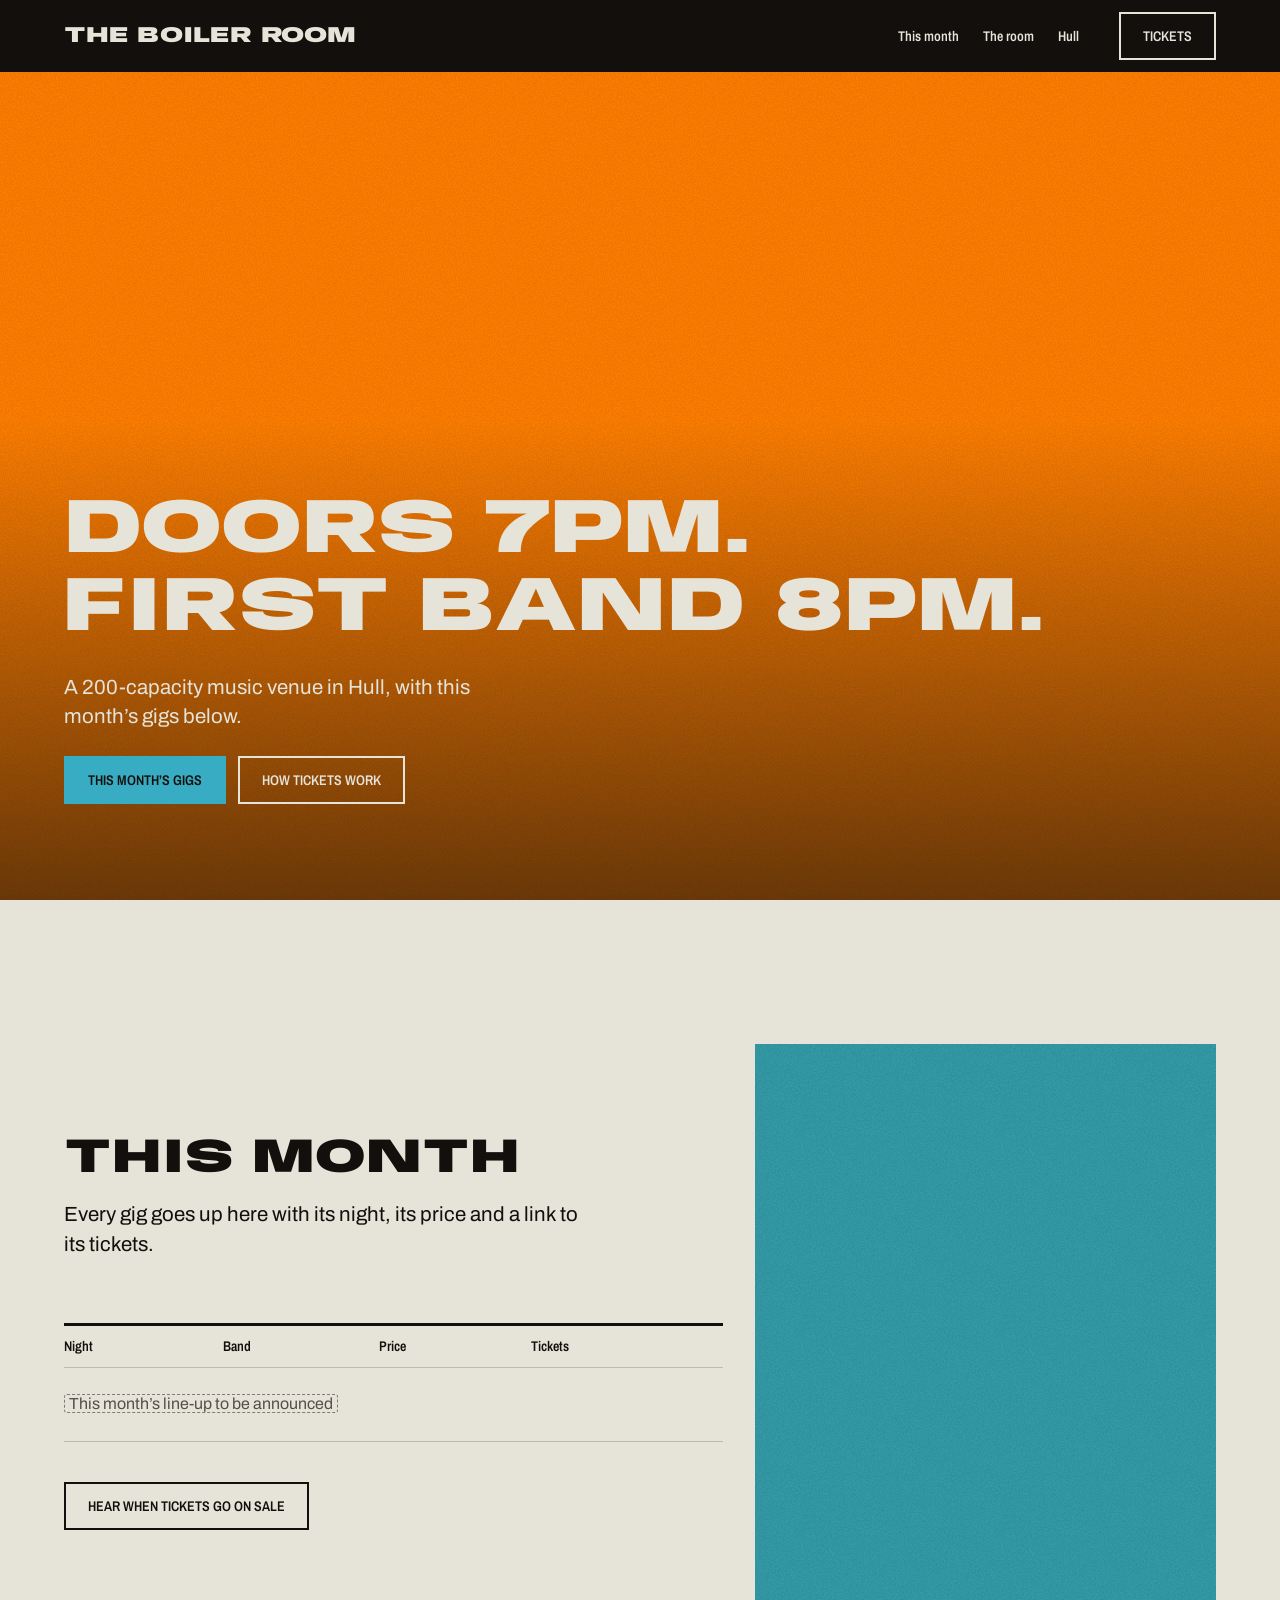
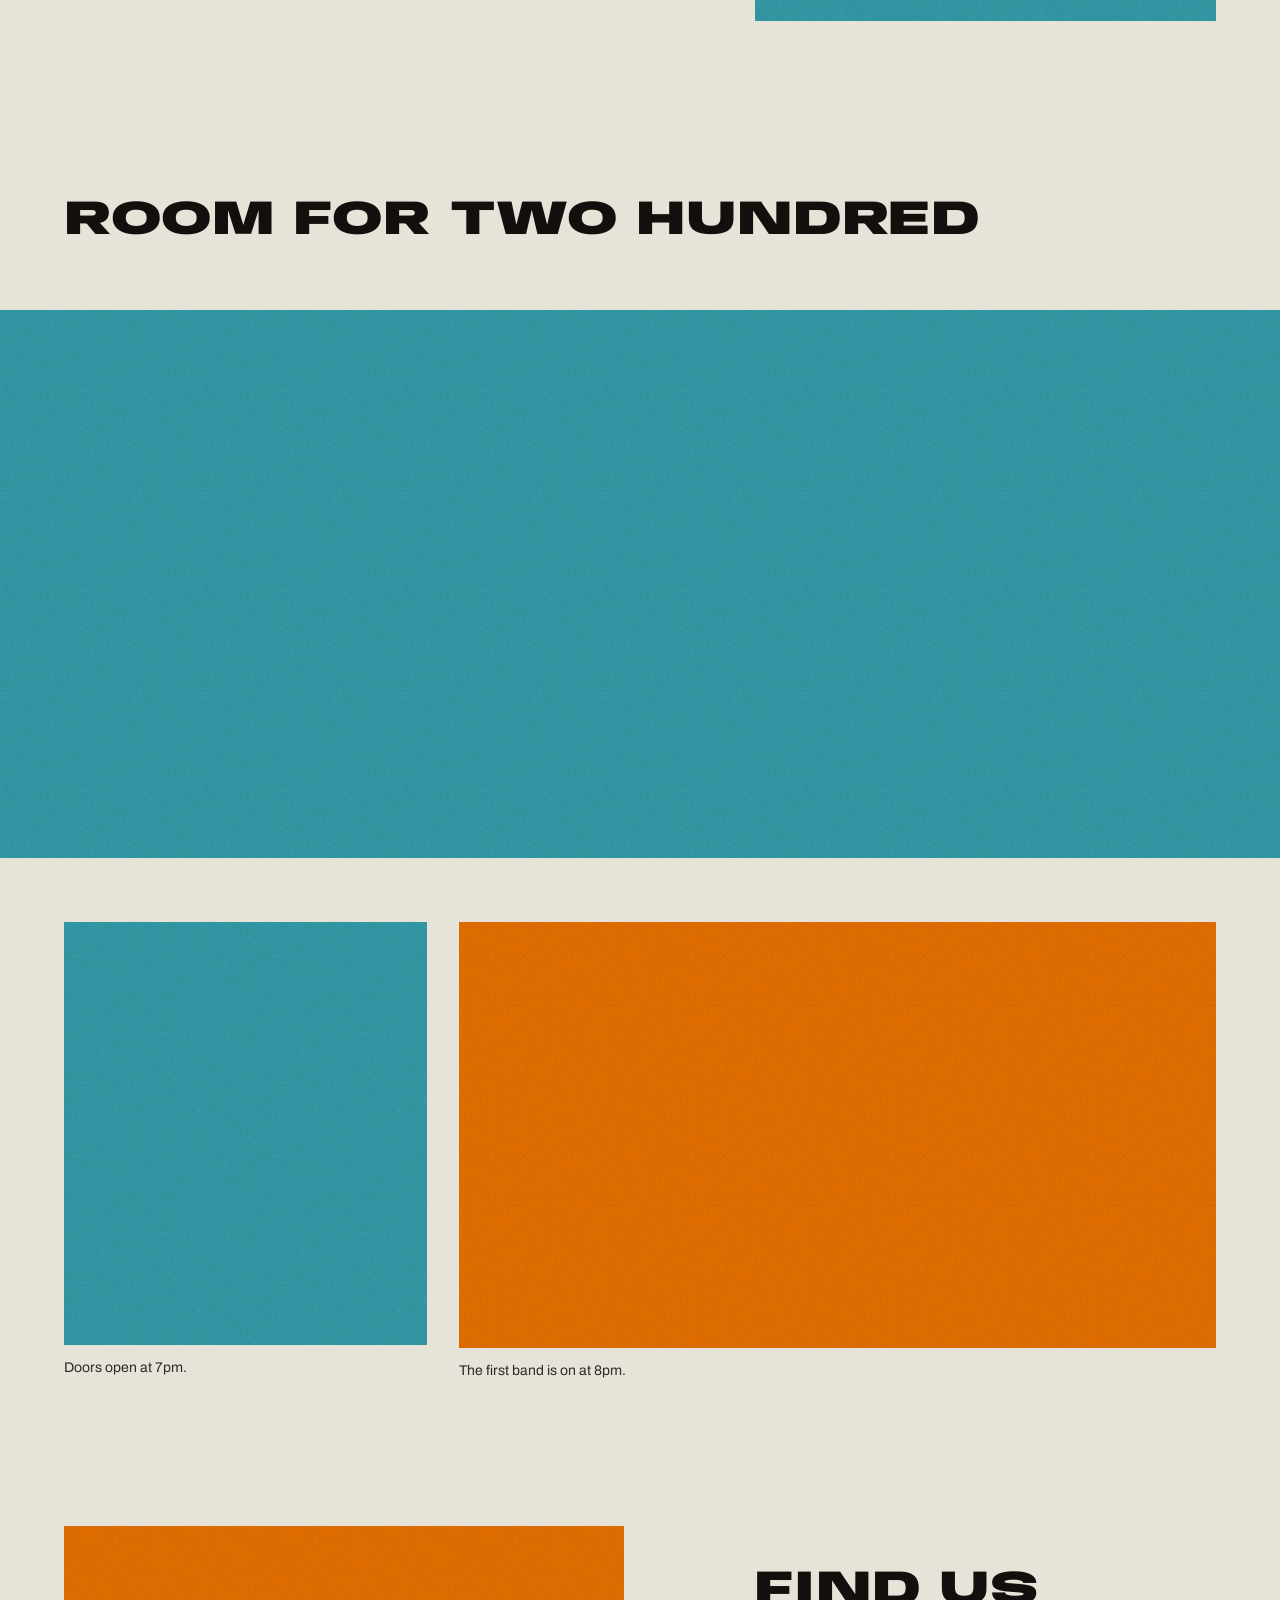
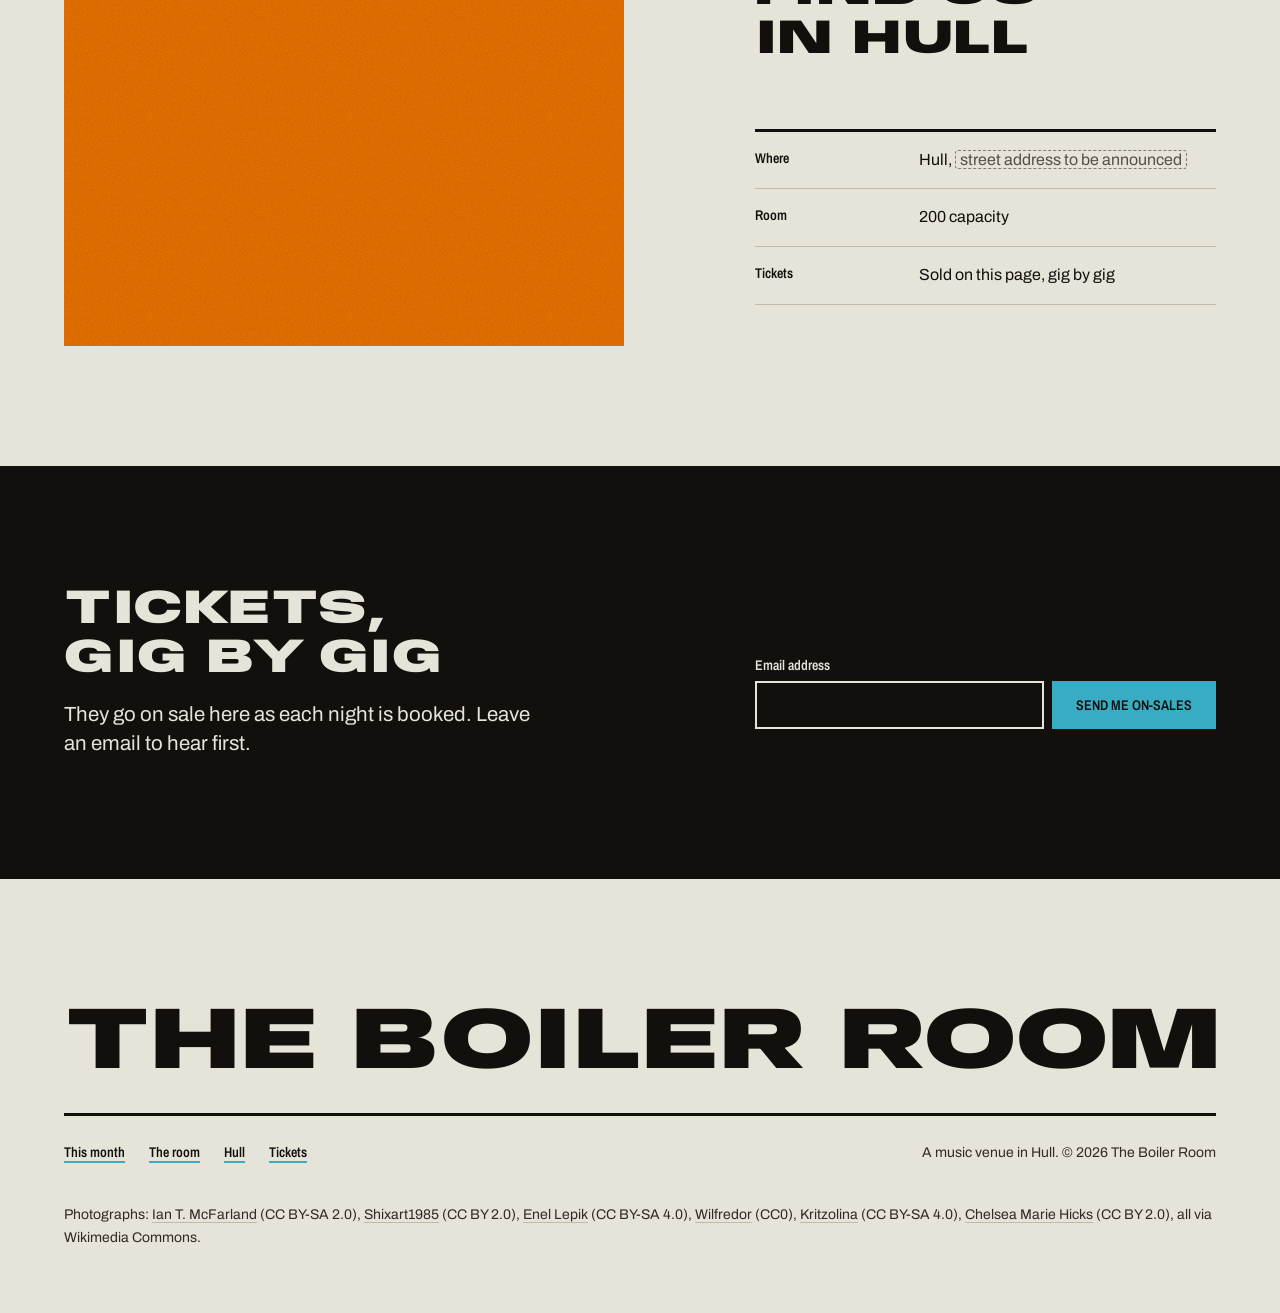
<file: .agent/skills/hallmark/scripts/fixtures/exemplars/playful.html>
<!doctype html>
<html lang="en-GB">
<head>
<meta charset="utf-8">
<meta name="viewport" content="width=device-width, initial-scale=1">
<title>The Boiler Room, Hull: this month’s gigs and tickets</title>
<meta name="description" content="The Boiler Room is a 200-capacity music venue in Hull. Doors 7pm, first band 8pm. This month’s gigs and tickets.">
<link rel="preconnect" href="https://fonts.googleapis.com">
<link rel="preconnect" href="https://fonts.gstatic.com" crossorigin>
<link href="https://fonts.googleapis.com/css2?family=Anybody:wdth,wght@100..150,900&family=Archivo:wght@400;600&family=Archivo+Narrow:wght@600&display=swap" rel="stylesheet">
<style>
/* Hallmark · job: visit · shape: Photographic · genre: playful · theme: Overprint (by request)
 * hero: Poster · nav: slab, the ink bar with the wordmark in stock colour, three links and a knocked-out Tickets outline · footer: mast, the wordmark across the container over the bar rule · imagery: photographs, library 6, mono pulled through one pass each · signature: the bill knocked out of a gig photograph printed in the orange pass · overprint: newsprint
 * axes: light/grotesk-heavy/cool · posture: full-palette · contrast: pass · fold: pass · v2.0.0 */
/* Hallmark · pre-emit critique: P4 H5 E4 S4 R4 V4 · weakest: S, the brief names no acts, so the listing is one honest slot and the photographs and the two times carry the night */
/* Hallmark · hero-review: in-thread · fix · 2 findings · 1 resolved 1 partial (the stage act is a laptop duo; the library holds no band shot with a dark foot, so the handoff asks for the venue's own) · finish-review: in-thread · fix · 1 finding · 1 resolved (the bill's room under the Poster raised to 96px) · gap: the two passes never cross on this page, so the moss shows nowhere */
:root {
  color-scheme: light;
  --space-3xs: 2px; --space-2xs: 4px; --space-xs: 8px; --space-sm: 12px; --space-md: 16px; --space-lg: 24px; --space-xl: 40px; --space-2xl: 64px; --space-3xl: 96px; --space-4xl: 144px;
  --text-xs: 0.8125rem; --text-sm: 0.875rem; --text-md: 1rem; --text-lg: 1.25rem; --text-xl: 1.5625rem; --text-2xl: 1.953rem; --text-3xl: 2.441rem;
  --text-display-s: clamp(2.25rem, 4vw + 0.5rem, 3.75rem); --text-display: clamp(2.75rem, 5vw + 1rem, 5.25rem);
  --text-section: clamp(2rem, 2.5vw + 1rem, 3.5rem); --text-title: clamp(1.25rem, 0.75vw + 0.875rem, 1.625rem); --text-lead: clamp(1.125rem, 0.35vw + 1rem, 1.375rem);
  --ease-out: cubic-bezier(0.16, 1, 0.3, 1); --ease-in: cubic-bezier(0.7, 0, 0.84, 0); --ease-in-out: cubic-bezier(0.65, 0, 0.35, 1);
  --dur-micro: 120ms; --dur-short: 220ms; --dur-long: 420ms;
  --color-error: oklch(52% 0.19 27); --color-success: oklch(50% 0.12 150);
  --container: 1440px; --gutter: 64px; --gap-columns: 32px; --section-gap-s: 120px; --section-gap: 144px; --section-gap-l: 176px;
  --z-base: 1; --z-raised: 10; --z-dropdown: 100; --z-sticky: 200; --z-sticky-nav: 300; --z-modal: 400; --z-toast: 500; --z-tooltip: 600;
  --color-paper: oklch(91.5% 0.014 92); --color-paper-2: oklch(88% 0.017 90); --color-paper-3: oklch(84% 0.02 88);
  --color-ink: oklch(17% 0.008 60); --color-ink-2: oklch(29% 0.01 60); --color-muted: oklch(43% 0.012 70);
  --color-rule: oklch(79% 0.02 85);
  --color-accent: oklch(69% 0.105 213); --color-accent-ink: oklch(17% 0.008 60); --color-focus: oklch(44% 0.1 220);
  --color-accent-2: oklch(72% 0.185 52); --color-accent-2-ink: oklch(17% 0.008 60);
  --color-mix: oklch(40% 0.106 129);
  --blend: multiply; --texture-opacity: 0.05;
  --font-display: "Anybody", ui-sans-serif, sans-serif; --font-body: "Archivo", ui-sans-serif, sans-serif;
  --font-outlier: "Archivo Narrow", ui-sans-serif, sans-serif;
  --radius-card: 0; --radius-pill: 0; --rule-hair: 1px; --rule-bar: 3px;
  --shadow-card: none;
  --tracking-display: -0.01em; --display-stretch: 140%;
}
*, *::before, *::after { box-sizing: border-box; }
html, body { overflow-x: clip; }
html { scrollbar-color: var(--color-muted) var(--color-paper); scroll-padding-top: var(--space-3xl); }
body { margin: 0; background: var(--color-paper); color: var(--color-ink); font-family: var(--font-body); font-size: var(--text-md); line-height: 1.55; -webkit-font-smoothing: antialiased; caret-color: var(--color-accent); }
::selection { background: color-mix(in oklab, var(--color-accent-2) 40%, transparent); }
:focus-visible { outline: 2px solid var(--color-focus); outline-offset: 2px; }
a { color: inherit; text-decoration-thickness: 1px; text-underline-offset: 0.16em; }
h1, h2, h3 { margin: 0; font-family: var(--font-display); font-weight: var(--display-weight, 700); font-synthesis: none; letter-spacing: var(--tracking-display); line-height: 1.05; overflow-wrap: break-word; min-width: 0; text-wrap: balance; }
h1 { max-width: 20ch; font-size: var(--text-display); } h2 { max-width: 30ch; font-size: var(--text-section); } h3 { max-width: 40ch; font-size: var(--text-title); line-height: 1.2; }
.lead { font-size: var(--text-lead); line-height: 1.45; max-width: 52ch; }
p { margin: 0; text-wrap: pretty; }
p:not([class]) { max-width: 65ch; }
img, video { max-width: 100%; height: auto; display: block; }
svg { display: block; }
[hidden] { display: none !important; }
button, input, select, textarea { font: inherit; }
.container { width: 100%; max-width: var(--container); margin-inline: auto; padding-inline: var(--gutter); box-sizing: border-box; }
.num, .figure, td.num { font-variant-numeric: tabular-nums; }
.visually-hidden { position: absolute; width: 1px; height: 1px; overflow: hidden; clip-path: inset(50%); white-space: nowrap; }
[data-slot] { position: relative; overflow: hidden; background: linear-gradient(160deg, var(--color-paper-2, var(--color-paper)), var(--color-paper-3, var(--color-paper))); }
[data-slot] > img { position: absolute; inset: 0; width: 100%; height: 100%; object-fit: cover; z-index: 1; }
[data-slot]:has(> img) > :not(img):not([data-keep]) { display: none !important; }
@media (max-width: 60rem) { :root { --gutter: 24px; --section-gap-s: 80px; --section-gap: 96px; --section-gap-l: 120px; } }
@media (max-width: 40rem) { :root { --gutter: 16px; --section-gap-s: 56px; --section-gap: 72px; --section-gap-l: 96px; --gap-columns: 16px; } }
@media (prefers-reduced-motion: reduce) { *:not(.keep-motion), *:not(.keep-motion)::before, *:not(.keep-motion)::after { animation-duration: 0.01ms !important; animation-iteration-count: 1 !important; transition-duration: 0.01ms !important; scroll-behavior: auto !important; } }
/* photographs: mono con=30 */
[data-slot] > img { filter: grayscale(1) contrast(1.3); }
:root {
  --nav-h: 72px;
  --text-bill: clamp(2.125rem, 6vw, 5.75rem);
  --grain: url("data:image/svg+xml,%3Csvg xmlns='http://www.w3.org/2000/svg' width='200' height='200'%3E%3Cfilter id='g'%3E%3CfeTurbulence type='fractalNoise' baseFrequency='0.85' numOctaves='2' stitchTiles='stitch'/%3E%3CfeColorMatrix values='0 0 0 0 0 0 0 0 0 0 0 0 0 0 0 0 0 0 9 -4'/%3E%3C/filter%3E%3Crect width='100%25' height='100%25' filter='url(%23g)'/%3E%3C/svg%3E");
}

h1, h2, h3 { font-weight: 900; font-stretch: var(--display-stretch); text-transform: uppercase; line-height: 1.02; }

/* the skip link */
.skip { position: absolute; left: var(--space-md); top: calc(-1 * var(--space-3xl)); z-index: var(--z-toast); padding: var(--space-xs) var(--space-md); background: var(--color-ink); color: var(--color-paper); }
.skip:focus-visible { top: var(--space-md); outline-color: var(--color-accent); }

/* controls: the pass-1 fill beside an inset ink outline; the press changes a fill at once */
.btn { display: inline-flex; align-items: center; justify-content: center; min-height: 48px; padding: 0 var(--space-lg); border: 0; border-radius: 0; background: none; font: 600 var(--text-sm)/1 var(--font-outlier); text-transform: uppercase; text-decoration: none; white-space: nowrap; cursor: pointer; }
.btn--primary { background: var(--color-accent); color: var(--color-accent-ink); }
.btn--primary:hover { background: color-mix(in oklab, var(--color-accent) 78%, var(--color-ink)); }
.btn--primary:active { background: color-mix(in oklab, var(--color-accent) 62%, var(--color-ink)); }
.btn--secondary { box-shadow: inset 0 0 0 2px var(--color-ink); color: var(--color-ink); }
.btn--secondary:hover { background: var(--color-ink); color: var(--color-paper); }
.btn--secondary:active { background: var(--color-ink-2); color: var(--color-paper); }
.btn--knock { box-shadow: inset 0 0 0 2px var(--color-paper); color: var(--color-paper); }
.btn--knock:hover { background: var(--color-paper); color: var(--color-ink); }
.btn--knock:active { background: var(--color-paper-3); color: var(--color-ink); }
.btn:focus-visible { outline: 2px solid var(--color-focus); outline-offset: 2px; }
.btn:disabled, .btn[aria-disabled="true"] { opacity: 0.55; cursor: not-allowed; }

/* the two passes: flat fills, multiplied, a photograph pulled through one of them */
.pass-1 { background: var(--color-accent); color: var(--color-accent-ink); mix-blend-mode: var(--blend); }
.pass-2 { background: var(--color-accent-2); color: var(--color-accent-2-ink); mix-blend-mode: var(--blend); }
.pass-1 > img, .pass-2 > img { mix-blend-mode: var(--blend); }
.grain { isolation: isolate; }
.grain::after { content: ""; position: absolute; inset: 0; z-index: 2; pointer-events: none; opacity: var(--texture-opacity); background: var(--grain) 0 0 / 200px; }

/* nav: the slab */
.slab { background: var(--color-ink); color: var(--color-paper); }
.slab__inner { display: flex; align-items: center; justify-content: space-between; gap: var(--space-lg); min-height: var(--nav-h); }
.wordmark { font: 900 1.375rem/1 var(--font-display); font-stretch: var(--display-stretch); text-transform: uppercase; letter-spacing: var(--tracking-display); color: var(--color-paper); text-decoration: none; white-space: nowrap; }
.slab__nav { display: flex; align-items: center; gap: var(--space-xl); }
.slab__links { display: flex; gap: var(--space-lg); margin: 0; padding: 0; list-style: none; }
.slab__links a { font: 600 var(--text-sm)/1 var(--font-outlier); color: var(--color-paper); text-decoration: underline; text-decoration-color: transparent; text-decoration-thickness: 2px; text-underline-offset: 0.35em; white-space: nowrap; }
.slab__links a:hover { text-decoration-color: var(--color-accent); }
.slab :focus-visible, .hero :focus-visible, .wordmark:focus-visible { outline: 2px solid var(--color-accent); outline-offset: 3px; }

/* hero: Poster, the bill knocked out to the stock over the photograph's darkest third */
.hero { position: relative; isolation: isolate; display: grid; align-items: end; min-height: calc(100dvh - var(--nav-h)); background: var(--color-ink); color: var(--color-paper); }
.hero__photo { position: absolute; inset: 0; margin: 0; z-index: 0; mix-blend-mode: normal; }
.hero__photo > img { object-position: 50% 40%; }
.hero__scrim { position: absolute; inset: 0; z-index: 1; pointer-events: none; background: linear-gradient(to top, color-mix(in oklab, var(--color-ink) 62%, transparent), transparent 58%); }
.hero__inner { position: relative; z-index: 3; display: grid; justify-items: start; gap: var(--space-lg); padding-block: var(--space-3xl); }
.hero__head { max-width: none; font-size: var(--text-bill); color: var(--color-paper); }
.hero__lead { max-width: 34ch; color: var(--color-paper); }
.hero__actions { display: flex; flex-wrap: wrap; gap: var(--space-sm); }

/* photographs: square, no frame, each printed through one pass */
.photo { position: relative; margin: 0; }
.photo--tall { aspect-ratio: 4 / 5; }
.photo--wide { aspect-ratio: 21 / 9; width: 100%; }
.photo--hull { aspect-ratio: 4 / 3; }
.caption { margin-top: var(--space-sm); font-size: var(--text-sm); color: var(--color-ink-2); }
.fill { padding: 0 0.25em; border: 1px dashed color-mix(in oklch, var(--color-muted) 70%, transparent); border-radius: 3px; color: var(--color-muted); -webkit-box-decoration-break: clone; box-decoration-break: clone; }

/* this month: the listing beside a photograph in the teal pass */
.listing { padding-top: var(--section-gap); }
.listing__grid { display: grid; grid-template-columns: repeat(12, minmax(0, 1fr)); column-gap: var(--gap-columns); align-items: center; }
.listing__text { grid-column: 1 / 8; display: grid; justify-items: start; }
.listing__text .lead { margin-top: var(--space-md); max-width: 44ch; }
.listing__shot { grid-column: 8 / 13; margin: 0; }
.bill { width: 100%; margin-block: var(--space-2xl) var(--space-xl); border-collapse: collapse; border-top: var(--rule-bar) solid var(--color-ink); font-variant-numeric: tabular-nums; }
.bill th { padding: var(--space-sm) var(--space-md) var(--space-sm) 0; border-bottom: var(--rule-hair) solid var(--color-rule); font: 600 var(--text-sm)/1.2 var(--font-outlier); text-align: left; white-space: nowrap; }
.bill td { padding: var(--space-lg) 0; border-bottom: var(--rule-hair) solid var(--color-rule); }

/* the room: the stage before doors, full bleed, then the night in two */
.room { padding-top: var(--section-gap-l); }
.room h2 { margin-bottom: var(--space-2xl); }
.room__pair { display: grid; grid-template-columns: repeat(12, minmax(0, 1fr)); column-gap: var(--gap-columns); margin-top: var(--space-2xl); }
.room__shot { margin: 0; }
.room__shot--doors { grid-column: 1 / 5; }
.room__shot--doors .photo { aspect-ratio: 6 / 7; }
.room__shot--band { grid-column: 5 / 13; }
.room__shot--band .photo { aspect-ratio: 16 / 9; }

/* hull: the photograph on the other side, the facts as a list under the bar rule */
.hull { padding-block: var(--section-gap) var(--section-gap-s); }
.hull__grid { display: grid; grid-template-columns: repeat(12, minmax(0, 1fr)); column-gap: var(--gap-columns); align-items: center; }
.hull__grid > .photo { grid-column: 1 / 7; }
.hull__text { grid-column: 8 / 13; }
.facts { margin: var(--space-2xl) 0 0; border-top: var(--rule-bar) solid var(--color-ink); }
.facts > div { display: grid; grid-template-columns: minmax(0, 1fr) minmax(0, 2fr); gap: var(--space-md); padding-block: var(--space-md); border-bottom: var(--rule-hair) solid var(--color-rule); }
.facts dt { font: 600 var(--text-sm)/1.5 var(--font-outlier); }
.facts dd { margin: 0; }

/* tickets: the ink band, stock type, the on-sale field */
.tickets { padding-block: var(--section-gap-s); background: var(--color-ink); color: var(--color-paper); }
.tickets__grid { display: grid; grid-template-columns: repeat(12, minmax(0, 1fr)); column-gap: var(--gap-columns); align-items: end; }
.tickets__text { grid-column: 1 / 8; }
.tickets__text .lead { margin-top: var(--space-md); max-width: 40ch; }
.onsale { grid-column: 8 / 13; }
.onsale label { display: block; margin-bottom: var(--space-xs); font: 600 var(--text-sm)/1.2 var(--font-outlier); }
.onsale__row { display: flex; gap: var(--space-xs); }
.onsale input { flex: 1; min-width: 0; min-height: 48px; padding: 0 var(--space-md); border: 0; border-radius: 0; background: var(--color-ink); color: var(--color-paper); box-shadow: inset 0 0 0 2px var(--color-paper); font: 400 var(--text-md) var(--font-body); outline: 2px solid transparent; outline-offset: 2px; }
.onsale input:focus-visible { outline-color: var(--color-accent); }
.onsale input[aria-invalid] { box-shadow: inset 0 0 0 2px var(--color-error); }
.onsale__help { min-height: 1lh; margin-top: var(--space-xs); font-size: var(--text-sm); color: var(--color-paper-3); }
.tickets :focus-visible { outline-color: var(--color-accent); }

/* footer: the mast */
.mast { padding-block: var(--section-gap-s) var(--space-2xl); }
.mast__word { margin: 0; font: 900 clamp(1.5rem, 6.85vw, 6.15rem)/1.02 var(--font-display); font-stretch: var(--display-stretch); text-transform: uppercase; letter-spacing: var(--tracking-display); white-space: nowrap; }
.mast__row { display: flex; flex-wrap: wrap; align-items: baseline; justify-content: space-between; gap: var(--space-lg); margin-top: var(--space-lg); padding-top: var(--space-lg); border-top: var(--rule-bar) solid var(--color-ink); }
.mast__links { display: flex; flex-wrap: wrap; gap: var(--space-lg); margin: 0; padding: 0; list-style: none; }
.mast__links a { font: 600 var(--text-sm)/1.2 var(--font-outlier); text-decoration: underline; text-decoration-color: var(--color-accent); text-decoration-thickness: 2px; text-underline-offset: 0.3em; }
.mast__links a:hover { text-decoration-color: var(--color-ink); }
.mast__note { margin: 0; font-size: var(--text-sm); color: var(--color-ink-2); }
.mast__credits { max-width: none; margin: var(--space-xl) 0 0; font-size: var(--text-sm); line-height: 1.6; color: var(--color-ink-2); }
.mast__credits span { white-space: nowrap; }
.mast__credits a { color: inherit; text-decoration: underline; text-decoration-color: var(--color-rule); text-decoration-thickness: 1px; text-underline-offset: 0.2em; }
.mast__credits a:hover { text-decoration-color: var(--color-ink); }

@media (max-width: 60rem) {
  .slab__links { display: none; }
  .hero { min-height: calc(92dvh - var(--nav-h)); }
  .listing__text, .listing__shot, .hull__grid > .photo, .hull__text, .tickets__text, .onsale { grid-column: 1 / -1; }
  .listing__shot, .hull__text, .onsale { margin-top: var(--space-2xl); }
  .room__shot--doors, .room__shot--band { grid-column: 1 / -1; }
  .room__shot--band { margin-top: var(--space-xl); }
}
@media (max-width: 40rem) {
  .wordmark { font-size: 1.0625rem; }
  .slab__nav { gap: var(--space-md); }
  .hero__inner { padding-block: var(--space-2xl) var(--space-xl); }
  .bill th:nth-child(n+3) { display: none; }
  .onsale__row { flex-direction: column; }
}
</style>
</head>
<body>
<a class="skip" href="#main">Skip to content</a>

<header class="slab">
  <div class="container slab__inner">
    <a class="wordmark" href="#main" aria-label="The Boiler Room, home">The Boiler Room</a>
    <nav class="slab__nav" aria-label="Main">
      <ul class="slab__links">
        <li><a href="#this-month">This month</a></li>
        <li><a href="#the-room">The room</a></li>
        <li><a href="#hull">Hull</a></li>
      </ul>
      <a class="btn btn--knock" href="#tickets">Tickets</a>
    </nav>
  </div>
</header>

<main id="main">
  <section class="hero" aria-labelledby="hero-head">
    <figure class="hero__photo pass-2 grain" data-slot="hero" data-alt="A gig night at the Boiler Room: the crowd from behind, hands up, the stage lit, with a dark lower half for the bill">
      <img src="https://upload.wikimedia.org/wikipedia/commons/thumb/d/d1/Lights_%282011-04-24_by_Ian_T._McFarland%29.jpg/1280px-Lights_%282011-04-24_by_Ian_T._McFarland%29.jpg" width="3198" height="2555" fetchpriority="high" alt="Two guitarists in silhouette on a small stage, lit through smoke" style="object-position: 55% 40%">
    </figure>
    <div class="hero__scrim" aria-hidden="true"></div>
    <div class="container hero__inner">
      <h1 id="hero-head" class="hero__head">Doors&nbsp;7pm.<br>First&nbsp;band 8pm.</h1>
      <p class="lead hero__lead">A 200-capacity music venue in Hull, with this month’s gigs below.</p>
      <div class="hero__actions">
        <a class="btn btn--primary" href="#this-month">This month’s gigs</a>
        <a class="btn btn--knock" href="#tickets">How tickets work</a>
      </div>
    </div>
  </section>

  <section id="this-month" class="listing" aria-labelledby="month-head">
    <div class="container listing__grid">
      <div class="listing__text">
        <h2 id="month-head">This month</h2>
        <p class="lead">Every gig goes up here with its night, its price and a link to its tickets.</p>
        <table class="bill">
          <caption class="visually-hidden">Gigs at the Boiler Room this month</caption>
          <thead>
            <tr><th scope="col">Night</th><th scope="col">Band</th><th scope="col">Price</th><th scope="col">Tickets</th></tr>
          </thead>
          <tbody>
            <tr><td colspan="4"><span class="fill" data-fill="line-up">This month’s line-up to be announced</span></td></tr>
          </tbody>
        </table>
        <a class="btn btn--secondary" href="#tickets">Hear when tickets go on sale</a>
      </div>
      <figure class="listing__shot">
        <div class="photo photo--tall pass-1 grain" data-slot="month" data-alt="A gig at the Boiler Room from the floor: a fan with both arms up, the band behind in the stage haze">
          <img src="https://upload.wikimedia.org/wikipedia/commons/thumb/f/f6/Energetic_guitarist_performs_on_stage_during_a_lively_music_festival_at_night%2C_surrounded_by_vibrant_lights_and_excited_fans.jpg/1280px-Energetic_guitarist_performs_on_stage_during_a_lively_music_festival_at_night%2C_surrounded_by_vibrant_lights_and_excited_fans.jpg" width="2300" height="1530" loading="lazy" alt="A long-haired guitarist playing under the stage lights in haze" style="object-position: 45% 55%">
        </div>
      </figure>
    </div>
  </section>

  <section id="the-room" class="room" aria-labelledby="room-head">
    <div class="container">
      <h2 id="room-head">Room for two hundred</h2>
    </div>
    <div class="photo photo--wide pass-1 grain" data-slot="room" data-alt="The Boiler Room before doors: the stage, the drum kit and the microphone, wide, from the floor">
      <img src="https://upload.wikimedia.org/wikipedia/commons/thumb/2/2f/Ansambel_SkaMeika%C2%B4.jpg/1280px-Ansambel_SkaMeika%C2%B4.jpg" width="5760" height="2880" loading="lazy" alt="The shadows of a band, horns and all, thrown on a lit screen behind the stage" style="object-position: 50% 55%">
    </div>
    <div class="container room__pair">
      <figure class="room__shot room__shot--doors">
        <div class="photo pass-1 grain" data-slot="doors" data-alt="People coming in at the Boiler Room as the doors open">
          <img src="https://upload.wikimedia.org/wikipedia/commons/thumb/e/e0/Man_playing_an_acoustic_brazilian_guitar_%28Viol%C3%A3o%29_on_Marco_Zero_Square%2C_Refice%2C_Pernambuco%2C_Brazil.jpg/1280px-Man_playing_an_acoustic_brazilian_guitar_%28Viol%C3%A3o%29_on_Marco_Zero_Square%2C_Refice%2C_Pernambuco%2C_Brazil.jpg" width="1920" height="1280" loading="lazy" alt="A weathered hand picking the strings of a resonator guitar" style="object-position: 30% 45%">
        </div>
        <figcaption class="caption">Doors open at 7pm.</figcaption>
      </figure>
      <figure class="room__shot room__shot--band">
        <div class="photo pass-2 grain" data-slot="band" data-alt="The first band of the night on the Boiler Room stage">
          <img src="https://upload.wikimedia.org/wikipedia/commons/thumb/4/4f/Kratzen_at_Puch_Open_Air_2024_02.jpg/1280px-Kratzen_at_Puch_Open_Air_2024_02.jpg" width="5472" height="3648" loading="lazy" alt="A bass player and a keyboard player on stage under the lights" style="object-position: 50% 40%">
        </div>
        <figcaption class="caption">The first band is on at 8pm.</figcaption>
      </figure>
    </div>
  </section>

  <section id="hull" class="hull" aria-labelledby="hull-head">
    <div class="container hull__grid">
      <div class="photo photo--hull pass-2 grain" data-slot="bar" data-alt="The Boiler Room on a gig night, the bar and the room from inside">
        <img src="https://upload.wikimedia.org/wikipedia/commons/thumb/5/51/Cure_cocktail_bar_New_Orleans_2011.jpg/1280px-Cure_cocktail_bar_New_Orleans_2011.jpg" width="4752" height="3168" loading="lazy" alt="A dim bar with lit shelves of bottles and a bartender at work" style="object-position: 25% 35%">
      </div>
      <div class="hull__text">
        <h2 id="hull-head">Find us in Hull</h2>
        <dl class="facts">
          <div><dt>Where</dt><dd>Hull, <span class="fill" data-fill="address">street address to be announced</span></dd></div>
          <div><dt>Room</dt><dd>200 capacity</dd></div>
          <div><dt>Tickets</dt><dd>Sold on this page, gig by gig</dd></div>
        </dl>
      </div>
    </div>
  </section>

  <section id="tickets" class="tickets" aria-labelledby="tickets-head">
    <div class="container tickets__grid">
      <div class="tickets__text">
        <h2 id="tickets-head">Tickets, gig by gig</h2>
        <p class="lead">They go on sale here as each night is booked. Leave an email to hear first.</p>
      </div>
      <form class="onsale" data-endpoint="" novalidate>
        <label for="onsale-email">Email address</label>
        <div class="onsale__row">
          <input id="onsale-email" name="email" type="email" inputmode="email" autocomplete="email" required>
          <button class="btn btn--primary" type="submit">Send me on-sales</button>
        </div>
        <p class="onsale__help" id="onsale-help" aria-live="polite"></p>
      </form>
    </div>
  </section>
</main>

<footer class="mast">
  <div class="container">
    <p class="mast__word">The Boiler Room</p>
    <div class="mast__row">
      <nav aria-label="Footer">
        <ul class="mast__links">
          <li><a href="#this-month">This month</a></li>
          <li><a href="#the-room">The room</a></li>
          <li><a href="#hull">Hull</a></li>
          <li><a href="#tickets">Tickets</a></li>
        </ul>
      </nav>
      <p class="mast__note">A music venue in Hull. © 2026 The Boiler Room</p>
    </div>
    <p class="mast__credits" data-credits>Photographs: <a href="https://commons.wikimedia.org/wiki/File:Lights_(2011-04-24_by_Ian_T._McFarland).jpg">Ian T. McFarland</a> <span>(CC BY-SA 2.0)</span>, <a href="https://commons.wikimedia.org/wiki/File:Energetic_guitarist_performs_on_stage_during_a_lively_music_festival_at_night,_surrounded_by_vibrant_lights_and_excited_fans.jpg">Shixart1985</a> <span>(CC BY 2.0)</span>, <a href="https://commons.wikimedia.org/wiki/File:Ansambel_SkaMeika%C2%B4.jpg">Enel Lepik</a> <span>(CC BY-SA 4.0)</span>, <a href="https://commons.wikimedia.org/wiki/File:Man_playing_an_acoustic_brazilian_guitar_(Viol%C3%A3o)_on_Marco_Zero_Square,_Refice,_Pernambuco,_Brazil.jpg">Wilfredor</a> <span>(CC0)</span>, <a href="https://commons.wikimedia.org/wiki/File:Kratzen_at_Puch_Open_Air_2024_02.jpg">Kritzolina</a> <span>(CC BY-SA 4.0)</span>, <a href="https://commons.wikimedia.org/wiki/File:Cure_cocktail_bar_New_Orleans_2011.jpg">Chelsea Marie Hicks</a> <span>(CC BY 2.0)</span>, all via Wikimedia Commons.</p>
  </div>
</footer>

<script>
document.querySelectorAll('form[data-endpoint]').forEach((form) => {
  const input = form.querySelector('input'), help = form.querySelector('[aria-live]');
  form.addEventListener('submit', (e) => {
    e.preventDefault();
    const ok = input.checkValidity();
    input.toggleAttribute('aria-invalid', !ok);
    if (!ok) { input.setAttribute('aria-describedby', help.id); help.textContent = 'That address looks incomplete. Write it as name@example.com.'; input.focus(); return; }
    if (!form.dataset.endpoint) { help.textContent = 'Nothing was sent: this form is not connected yet.'; return; }
    fetch(form.dataset.endpoint, { method: 'POST', body: new FormData(form) })
      .then((r) => { help.textContent = r.ok ? 'Thanks. On-sales go to ' + input.value.trim() + '.' : 'That did not go through. Try again in a minute.'; })
      .catch(() => { help.textContent = 'That did not go through. Try again in a minute.'; });
  });
});
window.hallmarkSlots = (m) => { for (const [k, v] of Object.entries(m)) { const s = document.querySelector(`[data-slot="${k}"]`); if (!s) continue; const im = new Image(); im.src = typeof v === 'string' ? v : v.src; im.alt = (typeof v === 'object' && v.alt) || s.dataset.alt || ''; s.querySelectorAll(':scope > img').forEach((o) => o.remove()); s.prepend(im); } };
document.querySelectorAll('[data-slot] > img').forEach((i) => { if (i.complete && !i.naturalWidth) i.remove(); else i.addEventListener('error', () => i.remove(), { once: true }); });
</script>
</body>
</html>
</file>
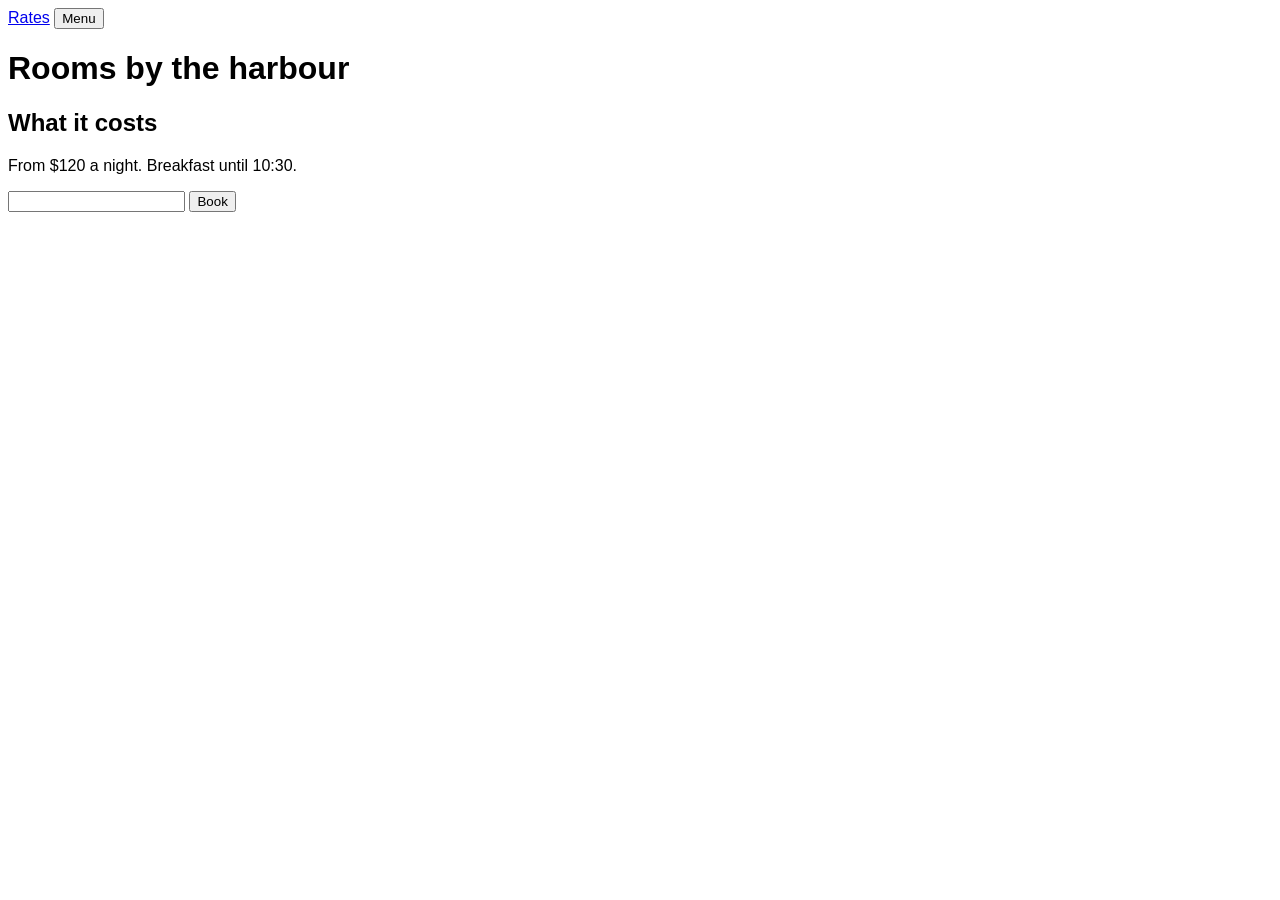
<file: .agent/skills/hallmark/scripts/fixtures/kept/after.html>
<!doctype html>
<html lang="en">
<head>
<meta charset="utf-8">
<meta name="viewport" content="width=device-width, initial-scale=1">
<title>Kept fixture, the page after</title>
<meta name="description" content="A careless redesign: one link, one field, one handler, one test hook and one script hook are gone, and one heading is reworded.">
<style>
/* Hallmark · shape: fixture · genre: editorial · theme: fixture (by request) · redesign: full */
/* Hallmark · dropped mailto:desk@example.com · the desk address is retired and the form replaces it */
body { font-family: sans-serif; }
</style>
</head>
<body>
<nav id="site-nav"><a href="#rates">Rates</a> <button id="menu-button" type="button">Menu</button></nav>
<h1>Rooms by the harbour</h1>
<h2 id="rates">What it costs</h2>
<p>From $120 a night. Breakfast until 10:30.</p>
<form action="https://example.com/api/book" method="post">
  <input name="email" type="email">
  <button type="submit">Book</button>
</form>
<script>
document.getElementById('nav-toggle').addEventListener('click', function () { document.querySelector('#site-nav').classList.toggle('is-open'); });
</script>
</body>
</html>
</file>
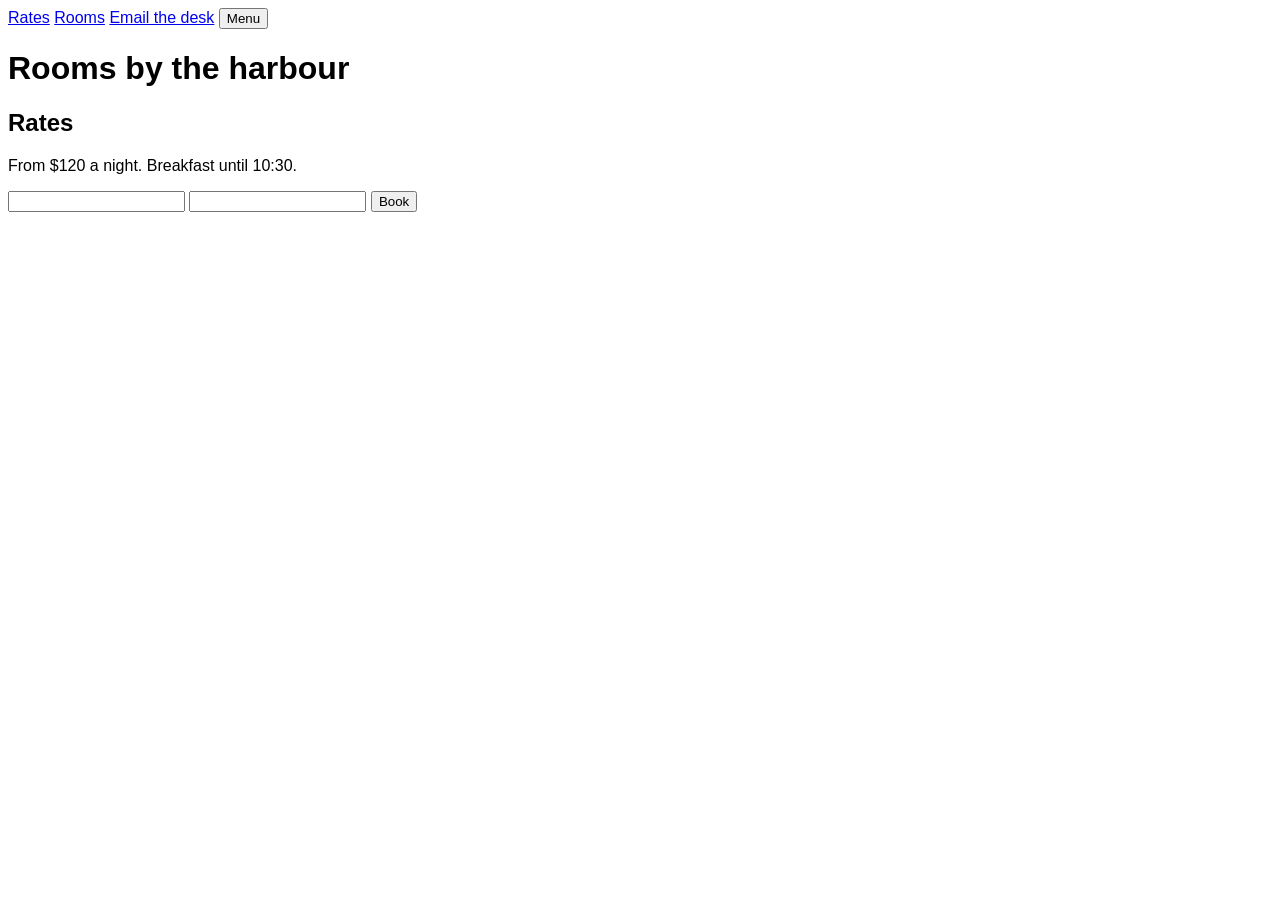
<file: .agent/skills/hallmark/scripts/fixtures/kept/before.html>
<!doctype html>
<html lang="en">
<head>
<meta charset="utf-8">
<meta name="viewport" content="width=device-width, initial-scale=1">
<title>Kept fixture, the page before</title>
<meta name="description" content="The page a redesign starts from; after.html drops one of everything the record holds.">
<style>
body { font-family: sans-serif; }
</style>
</head>
<body>
<nav id="site-nav"><a href="#rates">Rates</a> <a href="rooms.html">Rooms</a> <a href="mailto:desk@example.com">Email the desk</a> <button id="nav-toggle" type="button">Menu</button></nav>
<h1>Rooms by the harbour</h1>
<h2 id="rates">Rates</h2>
<p>From $120 a night. Breakfast until 10:30.</p>
<form action="https://example.com/api/book" method="post">
  <input name="email" type="email">
  <input name="nights" type="number">
  <button type="submit" onclick="track('book')" data-testid="book-button">Book</button>
</form>
<script>
document.getElementById('nav-toggle').addEventListener('click', function () { document.querySelector('#site-nav').classList.toggle('is-open'); });
</script>
</body>
</html>
</file>
<file: src/main/resources/static/css/omnisearch.css>
/* Hallmark · shape: app screen · genre: modern-minimal · theme: brand · redesign: full
 * paper: #f3eee4 · accent: #b42318 · display: IBM Plex Sans · body: IBM Plex Sans
 * nav: kept left-aligned masthead · signature: live source clippings and cited answer · states: idle, loading, streaming, complete, empty, stopped, error
 * axes: light/IBM Plex Sans/warm red · posture: editorial desk with research article · contrast: pass · v2.0.0 */
/* Hallmark · pre-emit critique: P4 H5 E4 S4 R5 V4 · weakest: execution, check long prompts and source grids at phone widths */
/* Hallmark · answered F3 · natural heading wraps suit queries and generated article headings of varied lengths */
@import url("./tokens.css");
@import url("./base.css");

/* Masthead */
.masthead {
  position: sticky;
  top: 0;
  z-index: var(--z-sticky-nav);
  min-height: var(--mast-h);
  display: flex;
  align-items: center;
  justify-content: space-between;
  gap: var(--space-md);
  padding: 0 var(--gutter);
  background: var(--paper);
  border-bottom: var(--rule-hair) solid var(--ink);
}

.masthead-brand,
.masthead-tools,
.wordmark { display: flex; align-items: center; min-width: 0; }
.masthead-brand { flex: 0 0 auto; }
.masthead-tools { justify-content: flex-end; gap: var(--space-md); }

.wordmark {
  gap: var(--space-xs);
  color: var(--ink);
  font-family: var(--font-article);
  font-size: 22px;
  font-weight: 700;
  letter-spacing: var(--tracking-display);
  text-decoration: none;
  white-space: nowrap;
}

.brand-mark { width: 28px; height: 28px; flex: 0 0 auto; }

.chat-sidebar-toggle {
  position: relative;
  width: 40px;
  height: 40px;
  margin-right: var(--space-sm);
  display: grid;
  place-items: center;
  flex: 0 0 auto;
  border: 1px solid transparent;
  background: transparent;
  color: var(--ink-2);
  cursor: pointer;
}

.chat-sidebar-toggle::before,
.session-sources-toggle::before,
.session-sources-close::before,
#send-btn::before,
#stop-btn::before { position: absolute; inset: -2px; content: ""; }

.chat-sidebar-toggle svg { width: 20px; height: 20px; fill: none; stroke: currentColor; stroke-width: 1.7; stroke-linecap: round; }
.chat-sidebar-toggle:hover,
.chat-sidebar-toggle[aria-expanded="true"] { border-color: var(--rule-strong); color: var(--ink); }

.desk-status,
.desk-model {
  color: var(--ink-2);
  font-size: 12px;
  line-height: 1.3;
  white-space: nowrap;
}

.desk-status { font-weight: 600; }
.desk-model { padding-left: var(--space-md); border-left: 1px solid var(--rule-strong); }

/* Session controls */
.session-sources-toggle {
  position: relative;
  min-height: 36px;
  padding: var(--space-xs) var(--space-xs);
  display: inline-flex;
  align-items: center;
  gap: var(--space-xs);
  border: 1px solid var(--rule-strong);
  background: var(--paper-raised);
  color: var(--ink);
  font-size: 13px;
  font-weight: 600;
  cursor: pointer;
}

.session-sources-toggle:hover,
.session-sources-toggle[aria-expanded="true"] { border-color: var(--ink); background: var(--clip); }
.session-sources-toggle[hidden] { display: none; }

.session-sources-count {
  min-width: 20px;
  height: 20px;
  padding: 0 var(--space-xs);
  display: inline-grid;
  place-items: center;
  background: var(--spike);
  color: var(--color-accent-ink);
  font-size: 11px;
  font-variant-numeric: tabular-nums;
  font-weight: 600;
}

.session-sources-chevron {
  width: 16px;
  height: 18px;
  display: inline-grid;
  place-items: center;
  flex: 0 0 16px;
  color: var(--ink-3);
  font-size: 16px;
  line-height: 1;
  text-align: center;
}

.chat-sidebar-backdrop {
  position: fixed;
  inset: var(--mast-h) 0 0;
  z-index: calc(var(--z-modal) - 1);
  background: var(--color-overlay);
}

.chat-sidebar {
  position: fixed;
  inset: var(--mast-h) auto 0 0;
  z-index: var(--z-modal);
  width: min(320px, calc(100% - 44px));
  padding: var(--space-lg) var(--space-md);
  display: flex;
  flex-direction: column;
  background: var(--paper-raised);
  border-right: 1px solid var(--rule-strong);
  transform: translateX(-105%);
  transition: transform var(--dur-short) var(--ease-out);
}

.chat-sidebar.is-open { transform: translateX(0); }
.chat-sidebar-head { padding-bottom: var(--space-md); display: flex; align-items: center; justify-content: space-between; gap: var(--space-md); border-bottom: 1px solid var(--rule); }
.chat-sidebar-head h2 { font-size: 21px; }

.session-sources-close {
  position: relative;
  width: 36px;
  height: 36px;
  display: grid;
  place-items: center;
  flex: 0 0 auto;
  border: 1px solid var(--rule);
  background: transparent;
  color: var(--ink-2);
  font-size: 23px;
  line-height: 1;
  cursor: pointer;
}

.session-sources-close:hover { border-color: var(--ink); color: var(--ink); }

.new-chat-btn {
  min-height: 44px;
  margin: var(--space-md) 0 var(--space-lg);
  padding: var(--space-xs) var(--space-sm);
  display: flex;
  align-items: center;
  gap: var(--space-xs);
  border: 1px solid var(--rule-strong);
  background: var(--paper);
  color: var(--ink);
  text-align: left;
  cursor: pointer;
}

.new-chat-btn:hover { border-color: var(--ink); background: var(--clip); }
.new-chat-btn span { color: var(--spike); font-size: 20px; line-height: 1; }
.chat-history-label { margin-bottom: var(--space-xs); color: var(--ink-2); font-size: 13px; font-weight: 600; }
.chat-history-list { display: flex; flex-direction: column; gap: var(--space-2xs); overflow-y: auto; overscroll-behavior: contain; }

.chat-history-item {
  width: 100%;
  min-height: 40px;
  padding: var(--space-xs) var(--space-sm);
  overflow: hidden;
  border: 1px solid transparent;
  background: transparent;
  color: var(--ink-2);
  text-align: left;
  text-overflow: ellipsis;
  white-space: nowrap;
  cursor: pointer;
}

.chat-history-item:hover { background: var(--paper); color: var(--ink); }
.chat-history-item[aria-current="true"] { border-color: var(--rule-strong); background: var(--paper); color: var(--ink); }
.chat-history-empty, .chat-storage-notice { padding: var(--space-xs) 0; color: var(--ink-3); font-size: 13px; line-height: 1.5; }
.chat-storage-notice:not([hidden]) { margin-top: calc(-1 * var(--space-sm)); margin-bottom: var(--space-sm); color: var(--spike-ink); }

.session-sources-panel,
.session-sources-panel[hidden] {
  position: fixed;
  top: calc(var(--mast-h) + var(--space-sm));
  right: var(--gutter);
  z-index: var(--z-dropdown);
  width: min(400px, calc(100% - 40px));
  max-height: min(74dvh, calc(100dvh - var(--mast-h) - var(--space-lg)));
  display: flex;
  flex-direction: column;
  background: var(--paper-raised);
  border: 1px solid var(--rule-strong);
}

.session-sources-panel[hidden] { display: none; }
.session-sources-panel-head { padding: var(--space-md); display: flex; align-items: flex-start; justify-content: space-between; gap: var(--space-md); border-bottom: 1px solid var(--rule); }
.session-sources-panel-head h2 { max-width: 28ch; font-size: 19px; }
.session-sources-summary { margin-top: var(--space-2xs); color: var(--ink-3); font-size: 13px; }
.session-sources-list { padding: var(--space-xs) var(--space-md) var(--space-md); overflow-y: auto; overscroll-behavior: contain; }
.session-source-group + .session-source-group { margin-top: var(--space-md); padding-top: var(--space-md); border-top: 1px solid var(--rule); }
.session-source-group-title { margin-bottom: var(--space-xs); color: var(--ink-2); font-size: 13px; font-weight: 600; overflow-wrap: anywhere; }
.session-source-card + .session-source-card { margin-top: var(--space-xs); }

.session-source-item {
  display: grid;
  grid-template-columns: 28px 20px minmax(0, 1fr);
  gap: var(--space-xs);
  align-items: center;
  padding: var(--space-xs) var(--space-sm);
  border: 1px solid var(--rule);
  background: var(--clip);
  color: inherit;
  text-decoration: none;
}

.session-source-item:hover { border-color: var(--ink); }
.session-source-number { color: var(--spike); font-size: 12px; font-variant-numeric: tabular-nums; font-weight: 600; }
.session-source-favicon { width: 16px; height: 16px; object-fit: contain; border-radius: 2px; }
.session-source-favicon[hidden] { display: none; }
.session-source-domain { display: block; margin-bottom: var(--space-3xs); color: var(--ink-3); font-size: 12px; overflow: hidden; text-overflow: ellipsis; white-space: nowrap; }
.session-source-title { display: block; color: var(--ink); font-size: 14px; line-height: 1.4; overflow-wrap: anywhere; }
.session-source-uses { margin: var(--space-xs) 0 0 36px; display: flex; flex-wrap: wrap; gap: var(--space-2xs); }
.session-source-use { padding: var(--space-3xs) var(--space-xs); border: 1px solid var(--rule); color: var(--ink-3); font-size: 12px; }
.session-sources-reused { margin-top: var(--space-2xs); color: var(--ink-3); font-size: 13px; line-height: 1.5; }

/* Home: a newsroom desk with a query index */
#page { flex: 1; display: flex; flex-direction: column; }
body.is-thread #page { padding-bottom: calc(var(--composer-h) + var(--space-2xl)); }
body.is-thread #home { display: none; }

#home {
  width: min(100%, var(--container));
  min-height: calc(100dvh - var(--mast-h));
  margin-inline: auto;
  padding: 56px var(--gutter) calc(var(--composer-h) + var(--space-3xl));
  display: flex;
  align-items: center;
}

.home-layout {
  width: 100%;
  display: grid;
  grid-template-columns: minmax(0, 1.08fr) minmax(300px, 0.92fr);
  align-items: center;
  gap: var(--space-2xl);
}

.home-intro { padding: var(--space-lg) 0; }
.home-title { max-width: none; font-size: var(--text-display); font-weight: 600; line-height: 1.04; }
.home-lede { max-width: 42ch; margin-top: var(--space-lg); color: var(--ink-2); font-size: 18px; line-height: 1.5; }
.home-query-index { min-width: 0; padding-top: var(--space-sm); border-top: 2px solid var(--ink); }
.home-index-title { margin-bottom: var(--space-md); color: var(--ink-2); font-family: var(--font-body); font-size: 16px; font-weight: 600; letter-spacing: 0; }
.wires { display: flex; flex-direction: column; }

.wire {
  position: relative;
  width: 100%;
  min-height: 48px;
  padding: var(--space-sm) var(--space-sm);
  border: 0;
  border-bottom: 1px solid var(--rule);
  background: transparent;
  color: var(--ink);
  font-size: 15px;
  line-height: 1.35;
  text-align: left;
  cursor: pointer;
  white-space: nowrap;
  transition: color var(--dur-micro) ease-out, background-color var(--dur-micro) ease-out, transform var(--dur-micro) ease-out;
}

.wire:hover { transform: translateX(var(--space-2xs)); background: var(--color-evidence); color: var(--ink); }
.wire:active { background: var(--paper-raised); }

/* Conversation: source index above a readable research article */
#thread {
  width: 100%;
  max-width: var(--content-w);
  margin: 0 auto;
  padding: var(--space-2xl) var(--gutter) var(--space-lg);
}

.turn { padding-bottom: var(--space-2xl); }
.turn + .turn { padding-top: var(--space-2xl); border-top: 1px solid var(--rule-strong); }

.user-query {
  max-width: min(760px, 88%);
  margin: 0 0 var(--space-lg) auto;
  color: var(--ink);
  font-family: var(--font-body);
  font-size: 20px;
  font-weight: 400;
  line-height: 1.4;
  text-align: right;
  white-space: pre-wrap;
  overflow-wrap: break-word;
}

.clippings {
  margin-bottom: var(--space-lg);
  display: grid;
  grid-template-columns: repeat(auto-fit, minmax(min(100%, 212px), 1fr));
  align-items: stretch;
  gap: var(--space-sm);
}

.clipping {
  min-width: 0;
  min-height: 128px;
  padding: var(--space-sm);
  display: flex;
  flex-direction: column;
  align-items: stretch;
  gap: var(--space-xs);
  border: 1px solid var(--rule-strong);
  background: var(--clip);
  color: inherit;
  text-decoration: none;
  transition: border-color var(--dur-micro) ease-out, background-color var(--dur-micro) ease-out;
}

.clipping:hover { border-color: var(--ink); background: var(--paper-raised); }
.clip-num { color: var(--spike); font-size: 12px; font-variant-numeric: tabular-nums; font-weight: 600; }
.clip-top { min-width: 0; display: flex; align-items: center; gap: var(--space-xs); }
.clip-fav { width: 16px; height: 16px; flex: 0 0 auto; }
.clip-domain { overflow: hidden; color: var(--ink-2); font-size: 12px; text-overflow: ellipsis; white-space: nowrap; }
.clip-title { display: -webkit-box; overflow: hidden; color: var(--ink); font-size: 14px; line-height: 1.4; overflow-wrap: break-word; -webkit-box-orient: vertical; -webkit-line-clamp: 2; }

.searching {
  padding: var(--space-xs) 0 var(--space-md);
  display: flex;
  align-items: baseline;
  gap: var(--space-xs);
  color: var(--ink-2);
  font-size: 14px;
}

.searching-dash { color: var(--spike); animation: pulse 1.2s ease-in-out infinite; }
@keyframes pulse { 0%, 100% { opacity: 1; } 50% { opacity: 0.35; } }

.answer-body {
  max-width: var(--article-w);
  color: var(--ink);
  font-family: var(--font-body);
  font-size: 17px;
  line-height: 1.72;
  overflow-wrap: break-word;
}

.stream-cursor { display: inline-block; width: 2px; height: 0.95em; margin-left: var(--space-3xs); background: var(--spike); vertical-align: text-bottom; animation: blink 0.8s step-end infinite; }
@keyframes blink { 50% { opacity: 0; } }

.answer-body h1,
.answer-body h2,
.answer-body h3,
.answer-body h4 {
  margin: 1.3em 0 0.5em;
  color: var(--ink);
  font-family: var(--font-body);
  font-size: 1.35em;
  font-weight: 600;
  line-height: 1.28;
  letter-spacing: -0.02em;
  overflow-wrap: break-word;
}

.answer-body h2 { font-size: 1.3em; }
.answer-body h3 { font-size: 1.12em; }
.answer-body p { margin-bottom: 0.9em; }
.answer-body p:last-child { margin-bottom: 0; }
.answer-body ul, .answer-body ol { margin-bottom: 0.9em; padding-left: 1.4em; }
.answer-body li { margin-bottom: 0.35em; padding-left: var(--space-2xs); }
.answer-body strong { font-weight: 700; }

.answer-body blockquote {
  margin: var(--space-lg) 0;
  padding: var(--space-2xs) 0 var(--space-2xs) var(--space-md);
  border: 0;
  box-shadow: inset 3px 0 var(--rule-strong);
  color: var(--ink-2);
}

.answer-body code { padding: var(--space-3xs) var(--space-xs); border: 1px solid var(--rule); background: var(--paper-raised); font-family: var(--font-mono); font-size: 0.84em; }
.answer-body pre { margin: var(--space-lg) 0; padding: var(--space-md); overflow-x: auto; background: var(--ink); color: var(--paper-raised); font-size: 0.88em; }
.answer-body pre code { padding: 0; border: 0; background: transparent; color: inherit; }
.answer-body table { width: 100%; margin: var(--space-lg) 0; border-collapse: collapse; font-family: var(--font-body); font-size: 0.88em; }
.answer-body th, .answer-body td { padding: var(--space-sm); border: 1px solid var(--rule-strong); text-align: left; vertical-align: top; }
.answer-body th { background: var(--paper-raised); color: var(--ink); font-size: 0.9em; font-weight: 600; }

.answer-body a.cite-pill {
  min-width: 1.2em;
  margin: 0 var(--space-3xs);
  padding: 0 var(--space-xs);
  display: inline-flex;
  align-items: center;
  justify-content: center;
  border: 1px solid var(--color-accent-border);
  background: var(--spike-wash);
  color: var(--spike-ink);
  font-family: var(--font-mono);
  font-size: 0.62em;
  font-weight: 600;
  line-height: 1.5;
  text-decoration: none;
  vertical-align: super;
  white-space: nowrap;
}

.answer-body a.cite-pill:hover { border-color: var(--spike); background: var(--color-accent-hover); }
.answer-body a:not(.cite-pill) { color: var(--spike-ink); text-underline-offset: 3px; }
.answer-actions { margin-top: var(--space-md); display: flex; gap: var(--space-sm); }

.action-btn {
  min-height: 36px;
  padding: var(--space-xs) 0;
  border: 0;
  border-bottom: 1px solid var(--rule-strong);
  background: transparent;
  color: var(--ink-2);
  font-size: 13px;
  cursor: pointer;
}

.action-btn:hover { border-color: var(--ink); color: var(--ink); }
.action-btn.copied { color: var(--spike-ink); }
.also-asked { max-width: var(--article-w); margin-top: var(--space-xl); }
.also-label { margin-bottom: var(--space-xs); color: var(--ink-2); font-size: 14px; font-weight: 600; }

.also-row {
  width: 100%;
  min-height: 48px;
  padding: var(--space-sm) 0;
  display: flex;
  align-items: center;
  justify-content: space-between;
  gap: var(--space-md);
  border: 0;
  border-top: 1px solid var(--rule);
  background: transparent;
  color: var(--ink);
  font-family: var(--font-body);
  font-size: 16px;
  line-height: 1.4;
  text-align: left;
  cursor: pointer;
}

.also-asked .also-row:last-child { border-bottom: 1px solid var(--rule); }
.also-row:hover { color: var(--spike-ink); }
.also-arrow { flex: 0 0 auto; color: var(--ink-3); font-size: 16px; }
.error-msg { padding: var(--space-md); border: 1px solid var(--color-accent-border); background: var(--spike-wash); color: var(--spike-ink); font-size: 15px; line-height: 1.5; }
.followup-status, .stopped-msg { color: var(--ink-3); font-size: 13px; line-height: 1.5; }

/* Fixed search composer */
#composer { z-index: var(--z-sticky); }
body.is-home #composer,
body.is-thread #composer { position: fixed; right: 0; bottom: 0; left: 0; padding: var(--space-md) var(--gutter) var(--space-sm); display: flex; flex-direction: column; align-items: center; background: color-mix(in srgb, var(--paper) 96%, transparent); backdrop-filter: blur(12px); }
body.is-thread #composer { border-top: 1px solid var(--ink); }

#search-form {
  position: relative;
  width: min(100%, var(--composer-w));
  min-height: 64px;
  padding: var(--space-xs) var(--space-sm) var(--space-xs) var(--space-md);
  display: flex;
  align-items: center;
  gap: var(--space-sm);
  border: 1px solid var(--ink);
  background: var(--clip);
}

#search-form:focus-within { outline: 2px solid var(--color-focus); outline-offset: 3px; }
.search-actions { display: flex; align-items: center; gap: var(--space-xs); flex: 0 0 auto; }
#query-input { width: 100%; min-width: 0; min-height: 44px; max-height: 160px; padding: var(--space-xs) 0; flex: 1 1 auto; border: 0; outline: 0; background: transparent; color: var(--ink); font-family: var(--font-body); font-size: 17px; line-height: 1.45; resize: none; field-sizing: content; }
#query-input::placeholder { color: var(--ink-3); }
#query-input:disabled { opacity: 0.55; cursor: not-allowed; }

#send-btn,
#stop-btn {
  position: relative;
  width: 40px;
  height: 40px;
  display: flex;
  align-items: center;
  justify-content: center;
  align-self: center;
  flex: 0 0 auto;
  border: 0;
  cursor: pointer;
}

#send-btn { background: var(--spike); color: var(--color-accent-ink); }
#send-btn:hover:not(:disabled) { background: var(--spike-ink); }
#send-btn:disabled { opacity: 0.55; cursor: not-allowed; }
#stop-btn { background: var(--ink); color: var(--paper-raised); }
#stop-btn[hidden] { display: none; }
.stop-square { width: 11px; height: 11px; background: currentColor; }
.composer-hint { min-height: 1lh; margin-top: var(--space-xs); display: flex; flex-wrap: wrap; justify-content: center; gap: var(--space-md); color: var(--ink-3); font-size: 12px; line-height: 1.4; }

button:active:not(:disabled) { transform: translateY(1px); }
button:disabled { opacity: 0.55; cursor: not-allowed; }

@media (max-width: 60rem) {
  .masthead { padding-inline: var(--gutter); }
  #home { min-height: auto; padding-top: 72px; padding-bottom: calc(var(--composer-h) + var(--space-4xl)); }
  .home-layout { grid-template-columns: minmax(0, 1fr) minmax(280px, 0.9fr); gap: var(--space-xl); }
  .home-title { font-size: 44px; }
  #thread { padding-top: var(--space-xl); }
  .session-sources-panel { right: var(--gutter); }
}

@media (max-width: 44rem) {
  :root { --mast-h: 56px; }
  .masthead { gap: var(--space-xs); }
  .chat-sidebar-toggle { margin-right: var(--space-2xs); }
  .wordmark { gap: var(--space-xs); font-size: 19px; }
  .brand-mark { width: 25px; height: 25px; }
  .masthead-tools { gap: var(--space-xs); }
  .desk-model { display: none; }
  .session-sources-toggle { min-height: 36px; padding-inline: var(--space-xs); gap: var(--space-2xs); font-size: 12px; }
  #home { padding: 48px var(--gutter) calc(var(--composer-h) + var(--space-3xl)); }
  .home-layout { grid-template-columns: minmax(0, 1fr); gap: var(--space-2xl); }
  .home-intro { padding: 0; }
  .home-title { font-size: 38px; }
  .home-lede { margin-top: var(--space-md); font-size: 16px; }
  .home-query-index { max-width: 100%; }
  #thread { padding: var(--space-lg) var(--gutter) calc(var(--space-4xl) + var(--composer-h)); }
  .user-query { max-width: 94%; margin-bottom: var(--space-md); font-size: 18px; }
  .clippings { grid-template-columns: repeat(2, minmax(0, 1fr)); gap: var(--space-xs); }
  .clipping { min-height: 120px; padding: var(--space-sm); }
  .clip-title { font-size: 13px; }
  .answer-body { font-size: 16px; line-height: 1.68; }
  .answer-body table { display: block; overflow-x: auto; }
  .session-sources-panel { top: calc(var(--mast-h) + var(--space-sm)); right: var(--gutter); width: calc(100% - 40px); }
  body.is-home #composer,
  body.is-thread #composer { padding: var(--space-sm) var(--gutter) max(var(--space-xs), env(safe-area-inset-bottom)); }
  #search-form { min-height: 60px; }
  #query-input { font-size: 16px; }
  .composer-hint { gap: var(--space-xs); font-size: 11px; }
}

@media (max-width: 24rem) {
  .desk-status { display: none; }
  .clippings { grid-template-columns: minmax(0, 1fr); }
  .home-title { font-size: 34px; }
  #send-btn, #stop-btn { width: 36px; height: 40px; }
}

/* Composer attachments */
.attachment-tray,
.attachment-notice { width: min(100%, var(--composer-w)); }
.attachment-tray { margin-bottom: var(--space-xs); display: flex; flex-wrap: wrap; align-items: center; gap: var(--space-xs); }
.attachment-chip { min-width: 0; max-width: min(100%, 280px); min-height: 52px; padding: var(--space-2xs) var(--space-xs); display: flex; align-items: center; gap: var(--space-xs); border: 1px solid var(--rule-strong); background: var(--paper-raised); }
.attachment-chip-preview,
.attachment-chip-kind { width: 36px; height: 36px; flex: 0 0 36px; object-fit: cover; }
.attachment-chip-kind { display: grid; place-items: center; color: var(--ink-2); font-size: 11px; }
.attachment-chip-details { min-width: 0; display: flex; flex: 1 1 auto; flex-direction: column; }
.attachment-chip-name { overflow: hidden; color: var(--ink); font-size: 13px; text-overflow: ellipsis; white-space: nowrap; }
.attachment-chip-size { color: var(--ink-3); font-size: 11px; }
.attachment-remove { position: relative; width: 36px; height: 36px; flex: 0 0 36px; border: 1px solid transparent; background: transparent; color: var(--ink-2); font-size: 20px; cursor: pointer; }
.attachment-remove::before { position: absolute; inset: -4px; content: ""; }
.attachment-remove:hover:not(:disabled) { border-color: var(--rule-strong); color: var(--ink); }
.attachment-remove:focus-visible { z-index: 1; outline-offset: 0; }
.attachment-notice { min-height: 1lh; margin-bottom: var(--space-xs); color: var(--ink-2); font-size: 13px; line-height: 1.4; }
.attachment-notice[data-state="error"] { color: var(--danger); }
.attachment-notice[data-state="success"] { color: var(--ink-2); }

.attachment-picker-btn { position: relative; width: 44px; height: 44px; flex: 0 0 44px; display: grid; place-items: center; border: 1px solid var(--rule); background: var(--paper-raised); color: var(--ink-2); cursor: pointer; }
.attachment-picker-btn svg { width: 19px; height: 19px; fill: none; stroke: currentColor; stroke-width: 1.7; stroke-linecap: round; stroke-linejoin: round; }
.attachment-picker-btn:hover:not(:disabled), .attachment-picker-btn.is-hover { border-color: var(--ink-2); color: var(--ink); }
.attachment-picker-btn:focus-visible, .attachment-picker-btn.is-focus { outline: 2px solid var(--color-focus); outline-offset: 2px; }
.attachment-picker-btn:active:not(:disabled), .attachment-picker-btn.is-active { transform: translateY(1px); }
.attachment-picker-btn:disabled, .attachment-picker-btn.is-disabled { opacity: 0.55; cursor: not-allowed; }
.attachment-picker-btn[aria-busy="true"], .attachment-picker-btn.is-loading { cursor: progress; }
.attachment-picker-btn[aria-invalid="true"], .attachment-picker-btn.is-error { border-color: var(--color-error); color: var(--color-error); }
.attachment-picker-btn.is-success { border-color: var(--rule-strong); color: var(--ink); }
.microphone-btn { position: relative; width: 40px; height: 40px; flex: 0 0 40px; display: grid; place-items: center; border: 1px solid var(--rule); background: var(--paper-raised); color: var(--ink-2); cursor: pointer; }
.microphone-btn svg { width: 20px; height: 20px; fill: none; stroke: currentColor; stroke-width: 1.7; stroke-linecap: round; stroke-linejoin: round; }
.microphone-btn:hover:not(:disabled) { border-color: var(--ink-2); color: var(--ink); }
.microphone-btn:focus-visible { outline: 2px solid var(--color-focus); outline-offset: 2px; }
.microphone-btn:active:not(:disabled) { transform: translateY(1px); }
.microphone-btn:disabled { opacity: 0.55; cursor: not-allowed; }
.microphone-btn.is-recording { border-color: var(--spike); background: var(--spike); color: var(--color-accent-ink); }
.microphone-btn.is-recording:hover:not(:disabled) { border-color: var(--spike-ink); background: var(--spike-ink); }
.voice-waveform,
.voice-waveform[hidden] { display: none; }
#search-form.is-recording { border-color: var(--spike); }
#search-form.is-recording #query-input,
#search-form.is-recording #send-btn { visibility: hidden; }
.voice-waveform:not([hidden]) { position: absolute; inset: 50% 100px auto 88px; height: 40px; display: flex; align-items: center; justify-content: center; gap: 3px; transform: translateY(-50%); pointer-events: none; }
.voice-waveform-bar { width: 4px; height: 30px; flex: 0 0 4px; transform: scaleY(var(--bar-level, 0.36)); border-radius: 2px; background: var(--spike); opacity: 0.88; transition: transform 70ms linear; }
.attachment-chip-audio { width: min(100%, 420px); max-width: min(100%, 420px); display: grid; grid-template-columns: 36px minmax(0, 1fr) 36px; grid-template-rows: auto auto; }
.attachment-chip-audio .attachment-chip-kind { font-size: 10px; }
.attachment-audio-preview { grid-column: 1 / -1; width: 100%; min-width: 0; height: 48px; color-scheme: light; }
.turn-attachments { margin: calc(var(--space-md) * -1) 0 var(--space-lg); display: flex; flex-wrap: wrap; justify-content: flex-end; gap: var(--space-xs); }
.turn-attachment { max-width: min(100%, 320px); min-height: 36px; padding: var(--space-2xs) var(--space-xs); display: flex; align-items: center; gap: var(--space-xs); border: 1px solid var(--rule); background: var(--paper-raised); }
.turn-attachment-kind { flex: 0 0 auto; color: var(--ink-2); font-size: 12px; }
.turn-attachment-name { overflow: hidden; color: var(--ink); font-size: 13px; text-overflow: ellipsis; white-space: nowrap; }
.turn-transcripts { width: min(100%, 720px); margin: calc(var(--space-sm) * -1) 0 var(--space-lg) auto; display: grid; gap: var(--space-xs); }
.turn-transcript { padding: var(--space-sm) var(--space-md); border: 1px solid var(--rule); background: var(--paper-raised); }
.turn-transcript-label { margin: 0 0 var(--space-2xs); color: var(--ink-2); font-size: 12px; font-weight: 600; }
.turn-transcript-text { margin: 0; color: var(--ink); font-size: 14px; line-height: 1.55; white-space: pre-wrap; overflow-wrap: anywhere; }

.hallmark-component-preview { width: min(100%, 860px); margin: 0 auto; padding: var(--space-lg); display: grid; grid-template-columns: repeat(2, minmax(0, 1fr)); gap: var(--space-md); }
.hallmark-component-state { min-width: 0; padding: var(--space-md); display: flex; align-items: center; justify-content: space-between; gap: var(--space-md); border-bottom: 1px solid var(--rule); }
.hallmark-component-state h2 { font-family: var(--font-body); font-size: 15px; font-weight: 500; letter-spacing: 0; }
.hallmark-component-state p { color: var(--ink-2); font-size: 13px; }
.hallmark-component-preview .attachment-chip { width: 100%; max-width: 100%; }

@media (max-width: 44rem) {
  .attachment-tray,
  .attachment-notice { width: 100%; }
  .attachment-chip { max-width: 100%; }
  .attachment-picker-btn, .microphone-btn { width: 38px; flex-basis: 38px; }
  .turn-attachments { margin-top: calc(var(--space-xs) * -1); }
  .turn-attachment { max-width: 100%; }
  .turn-transcripts { width: 100%; }
  .hallmark-component-preview { grid-template-columns: minmax(0, 1fr); padding: var(--space-sm); }
  .hallmark-component-state { padding-inline: 0; }
}

@media (max-width: 24rem) {
  .attachment-picker-btn, .microphone-btn { width: 36px; flex-basis: 36px; }
  .voice-waveform:not([hidden]) { inset-inline: 76px 88px; }
}
</file>
